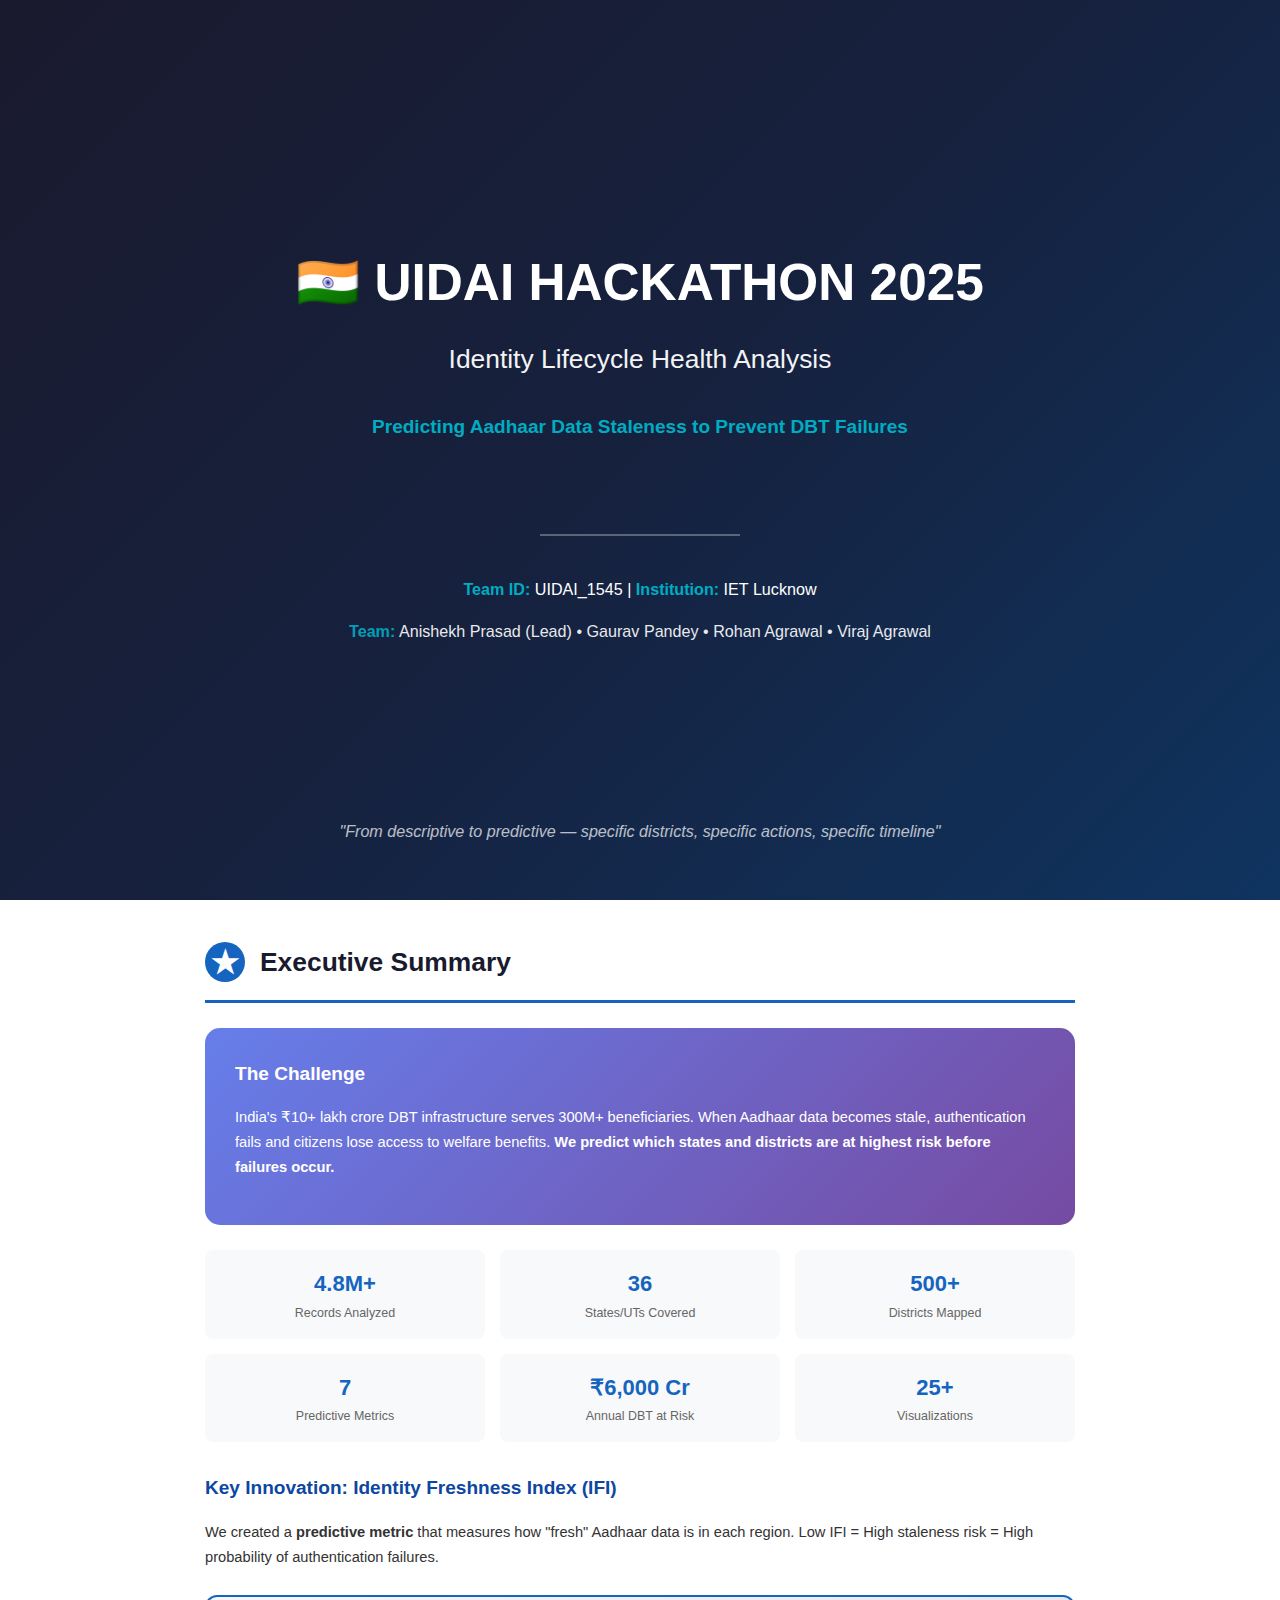
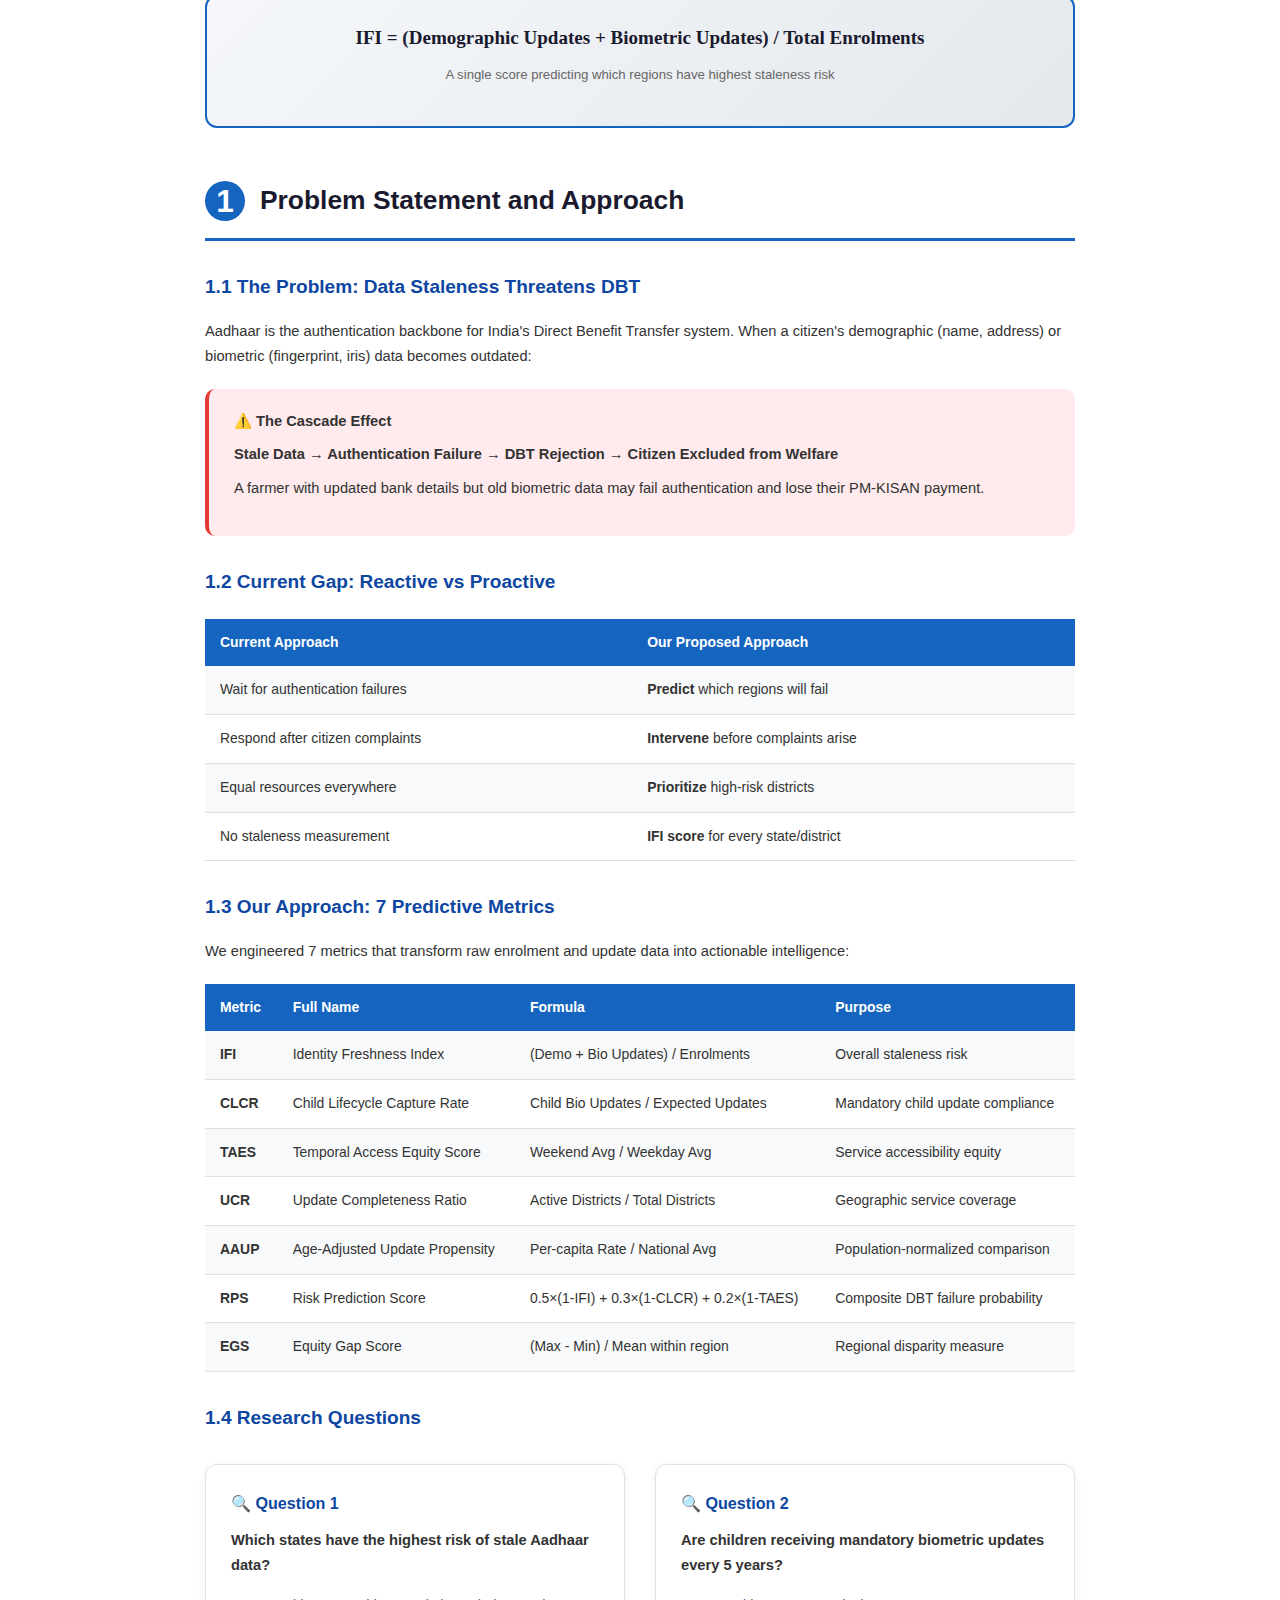
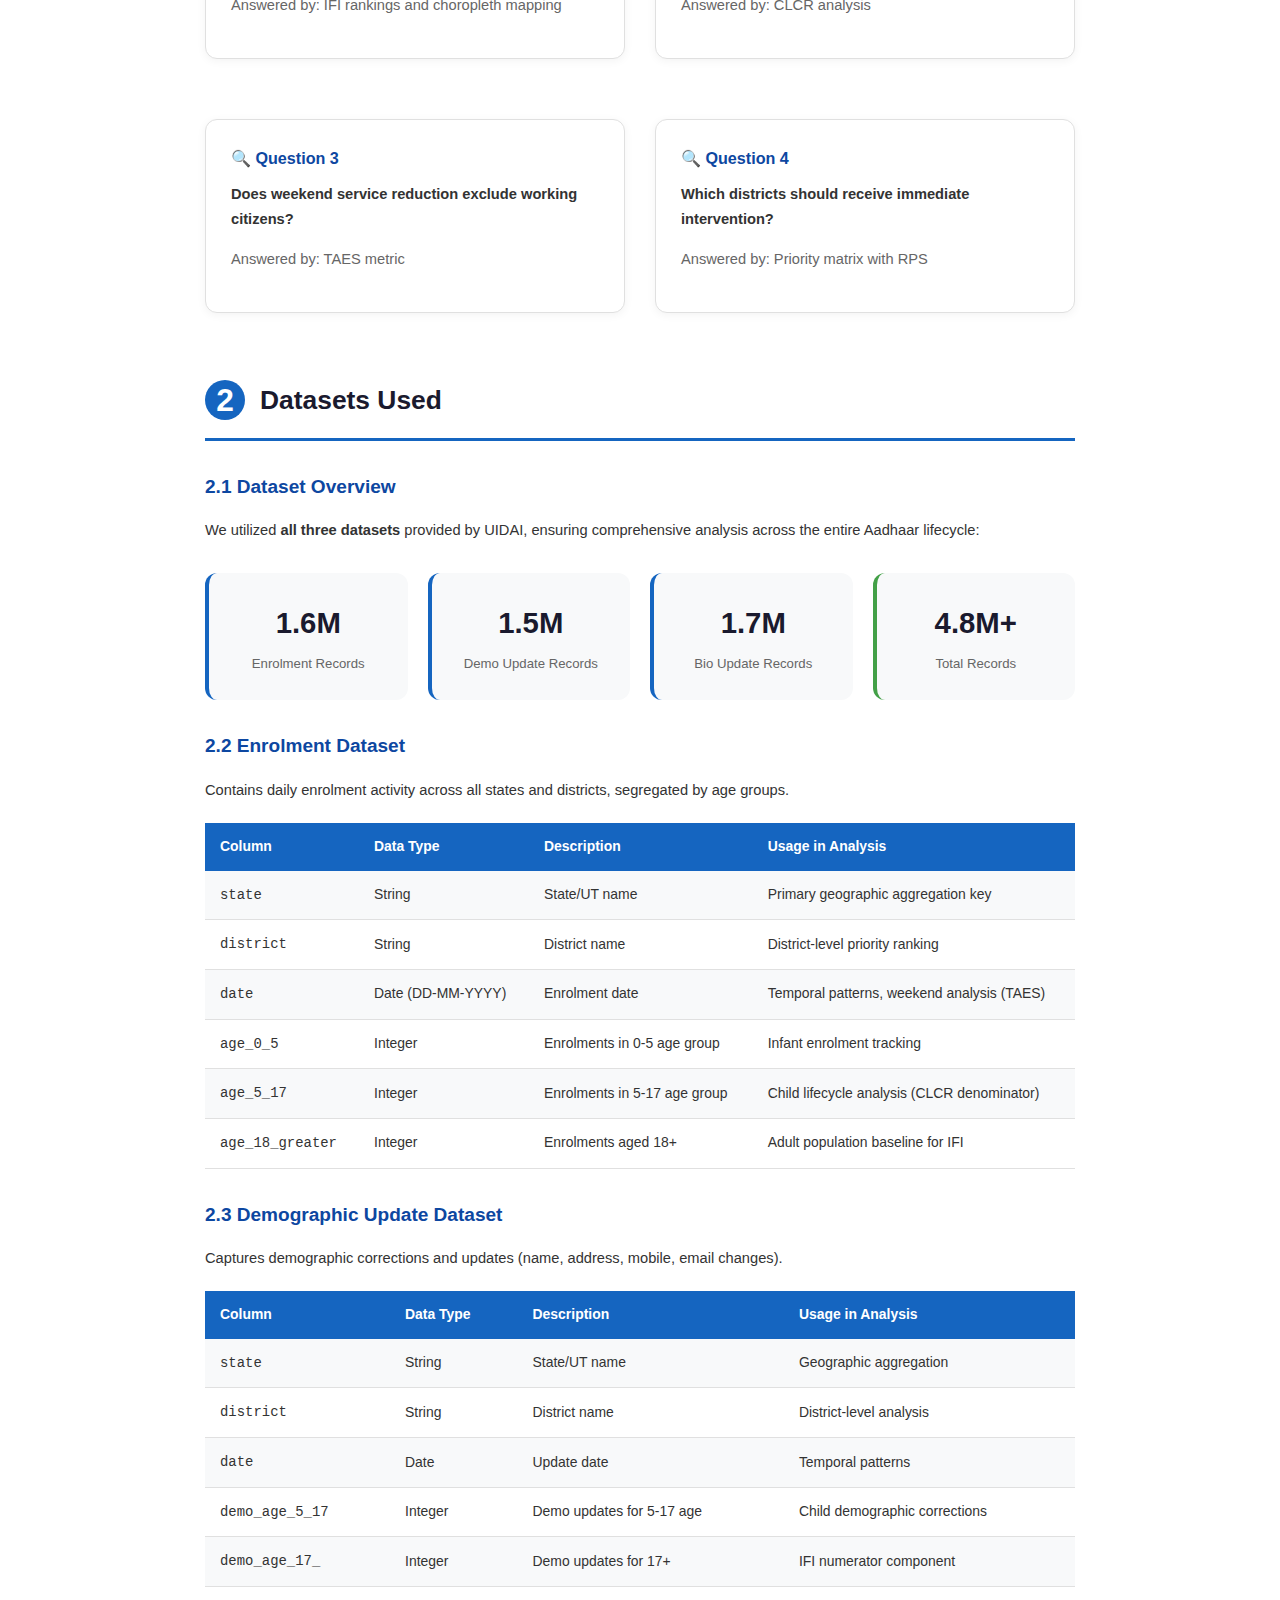
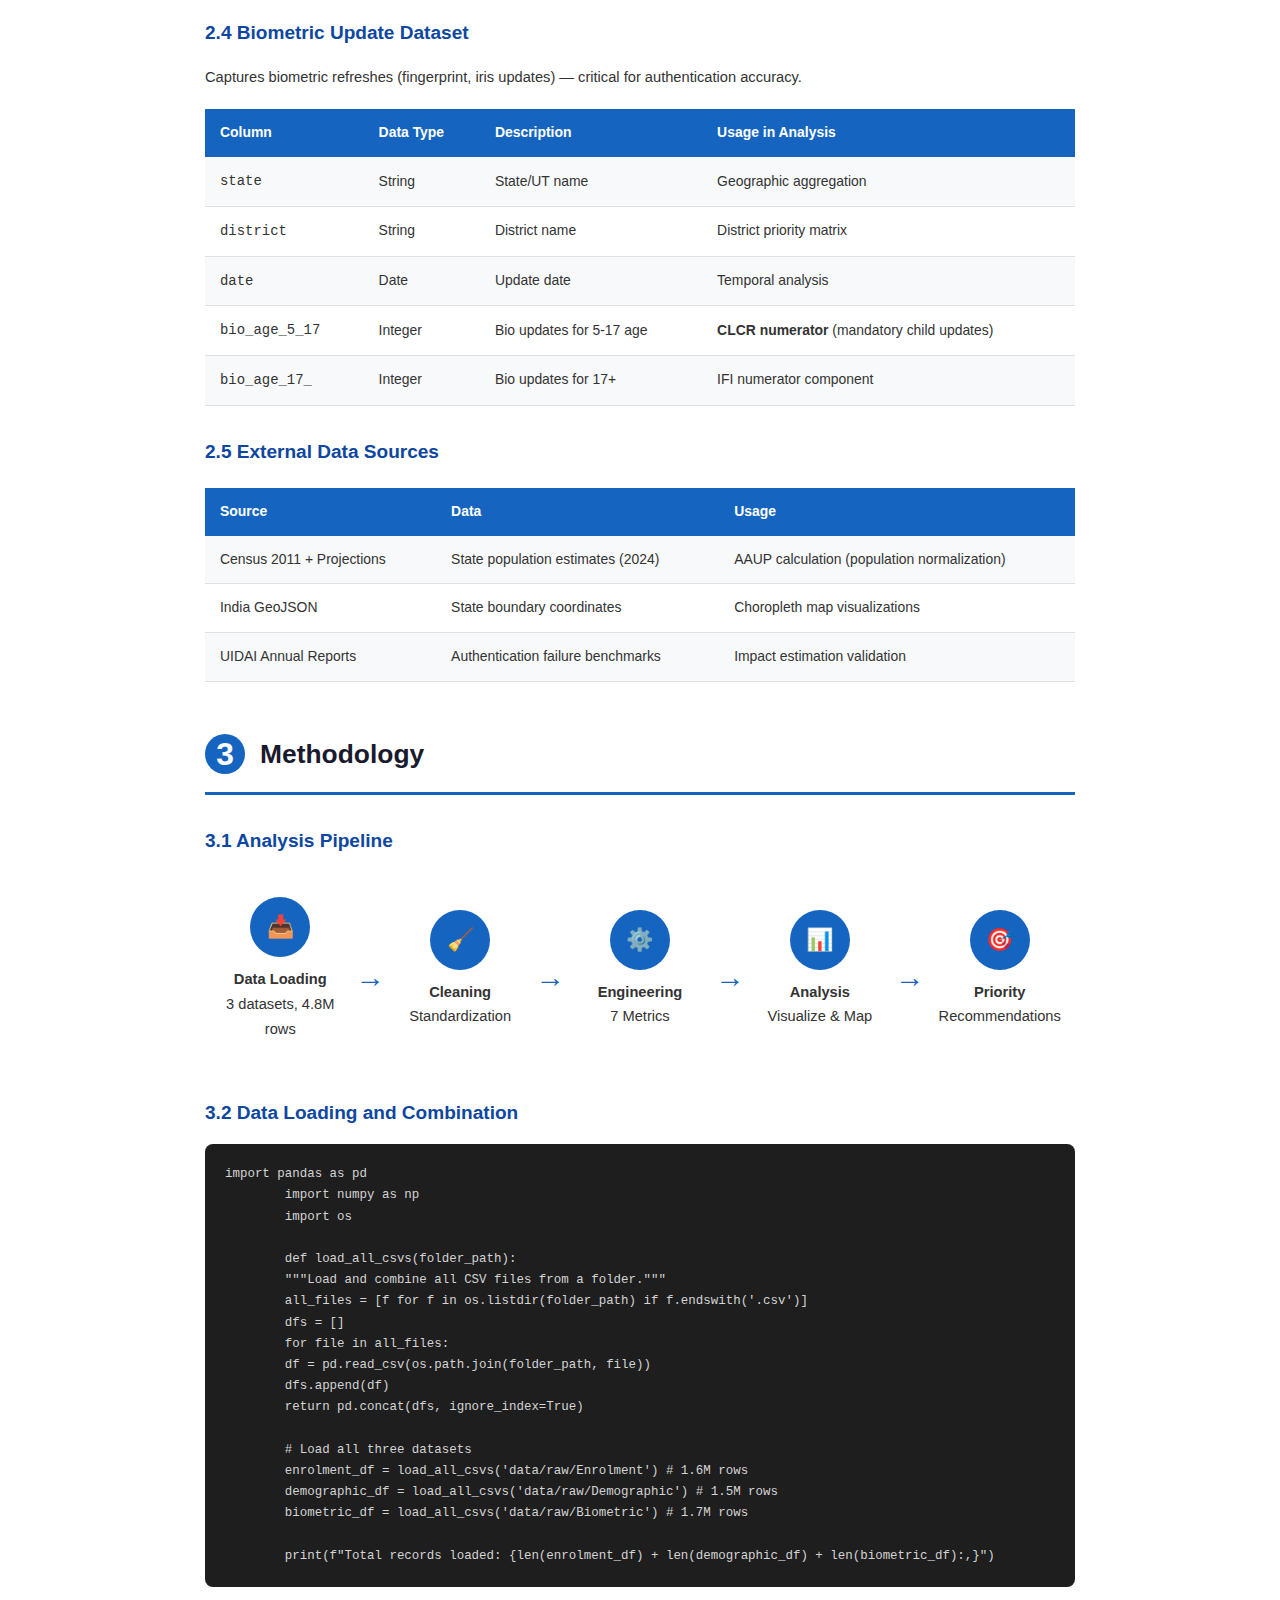
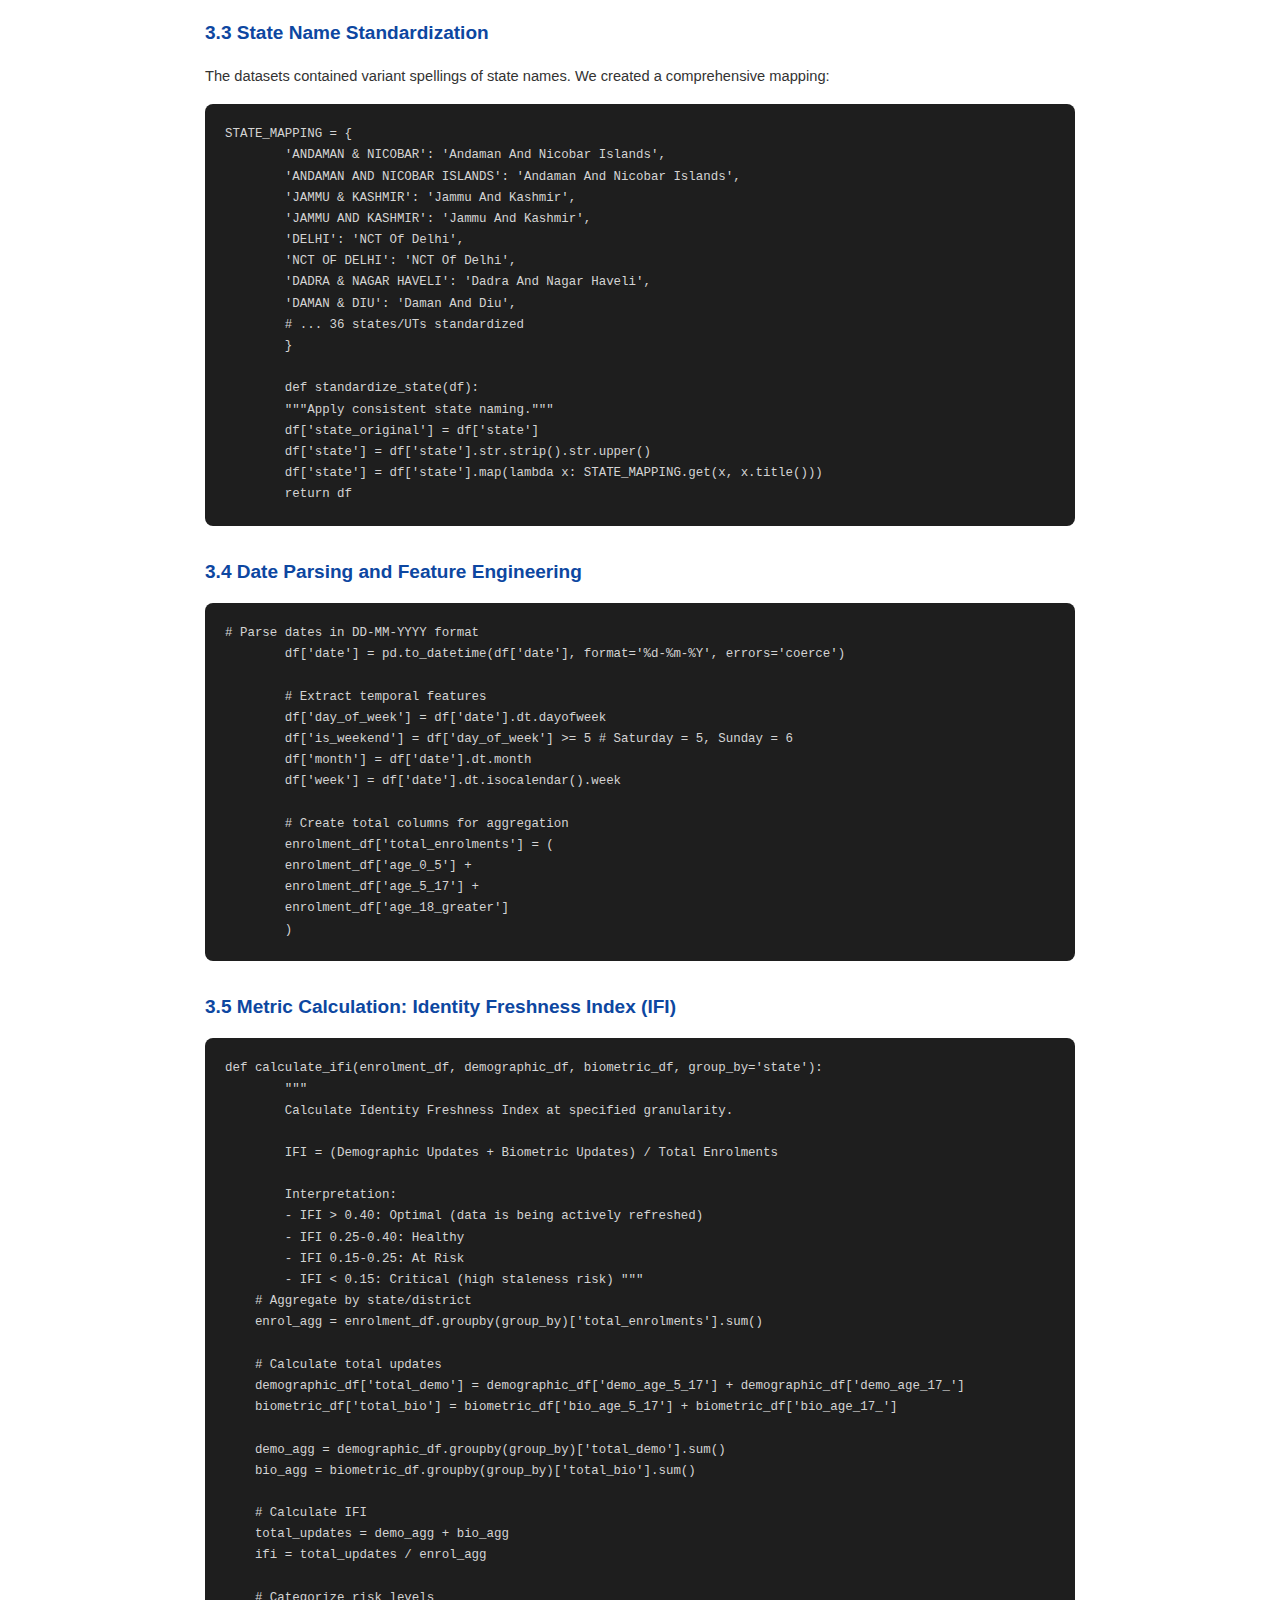
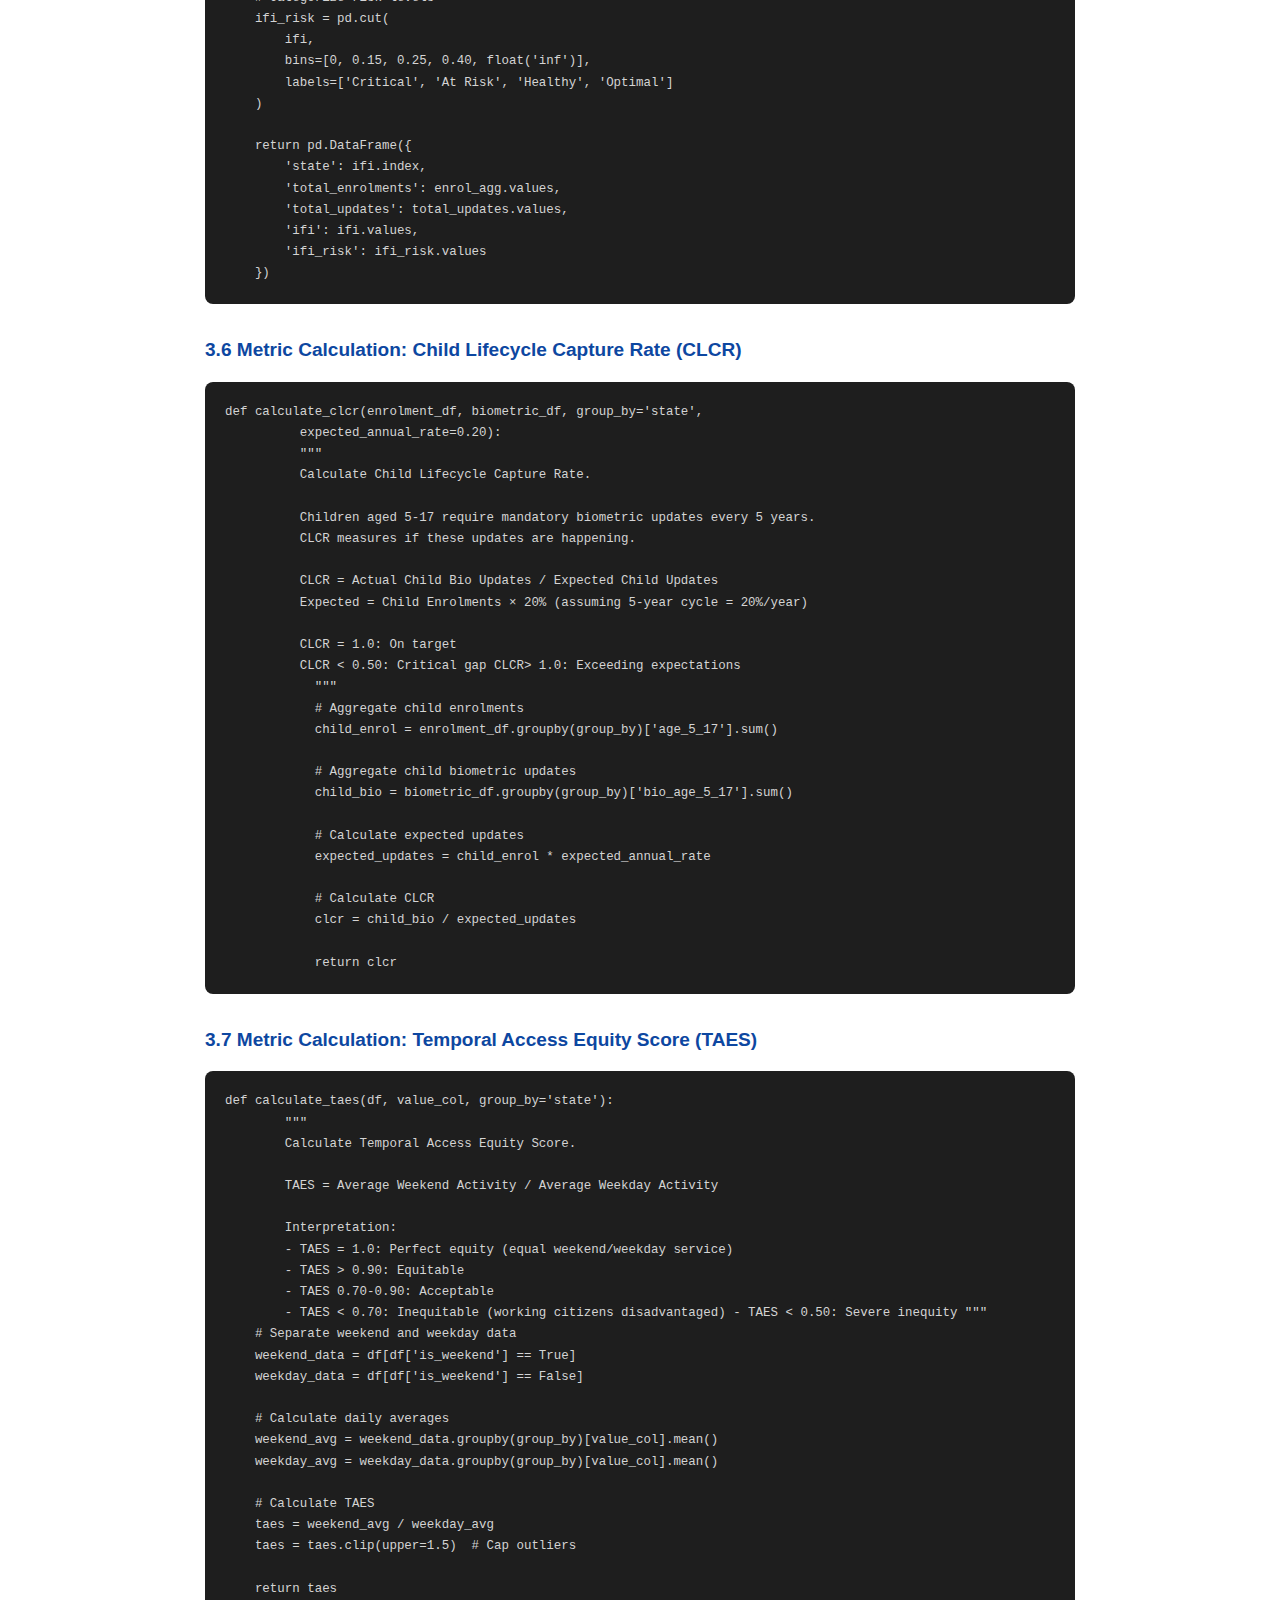
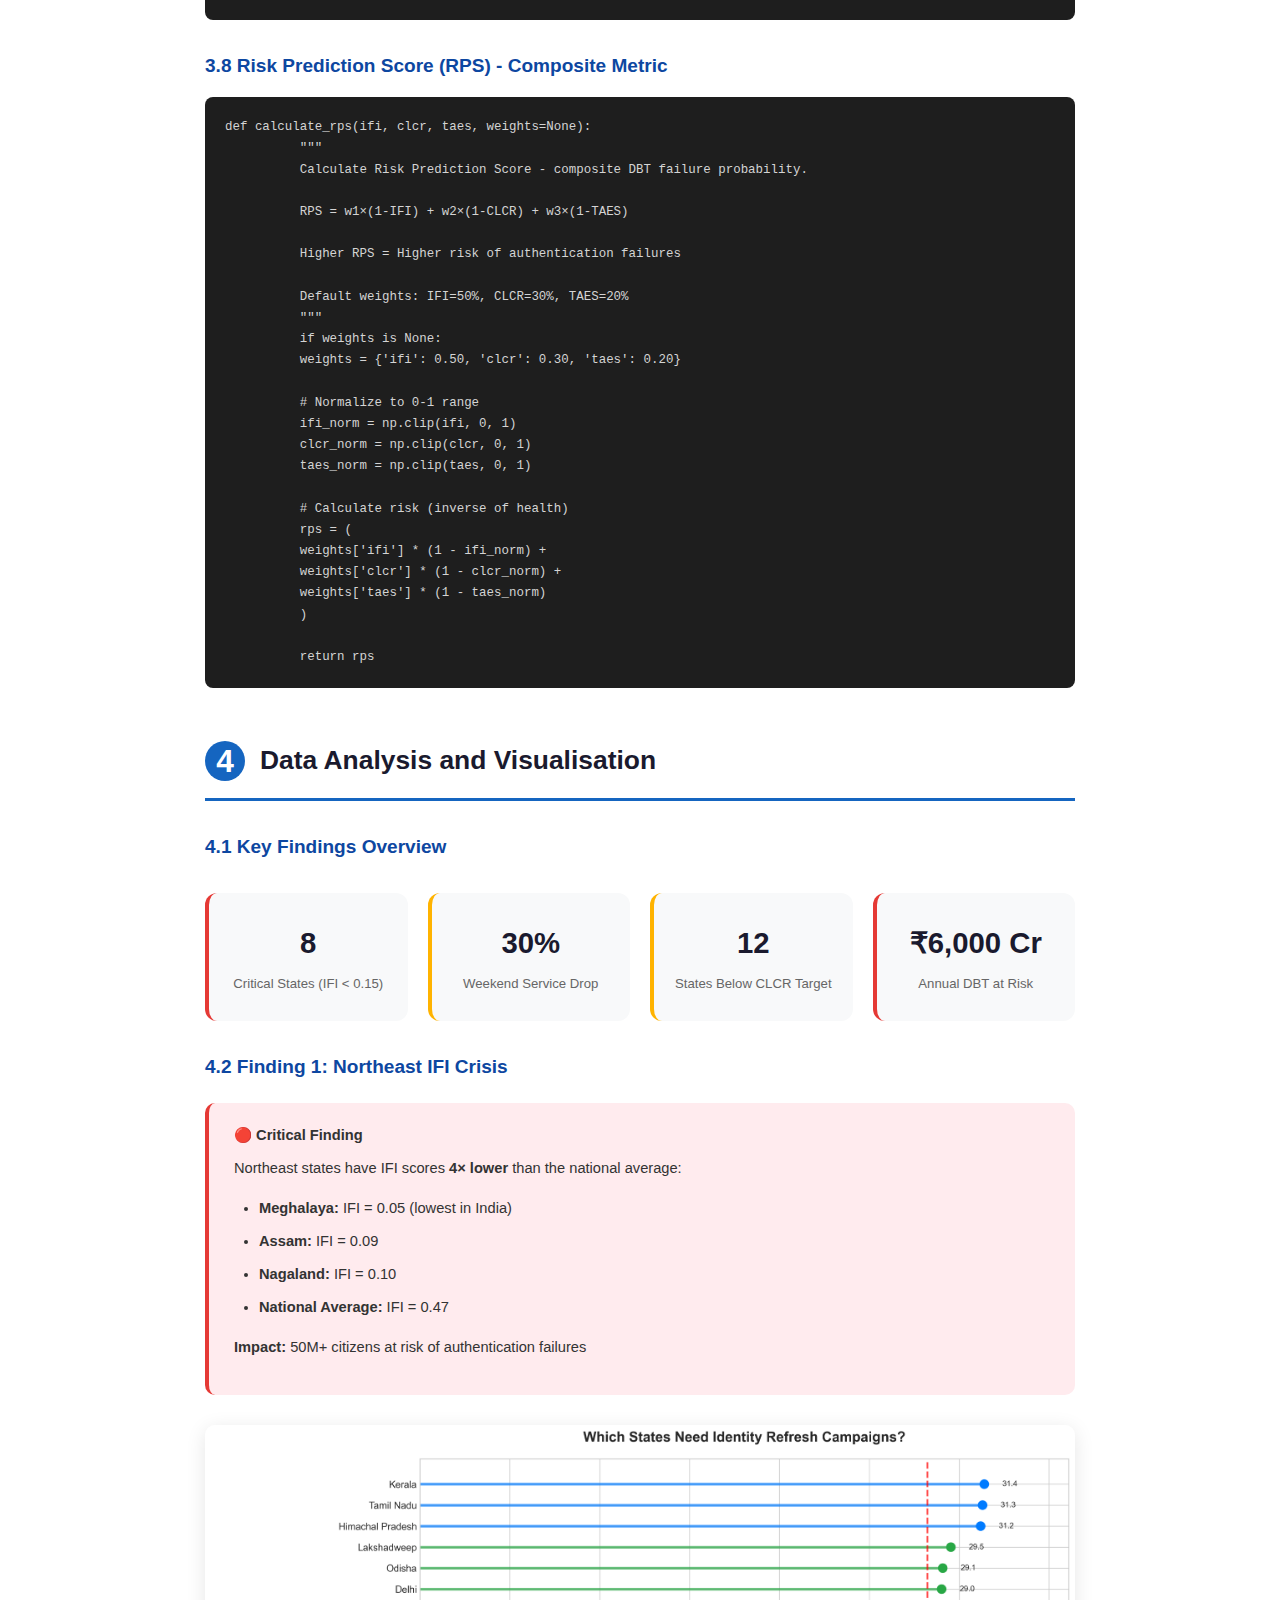
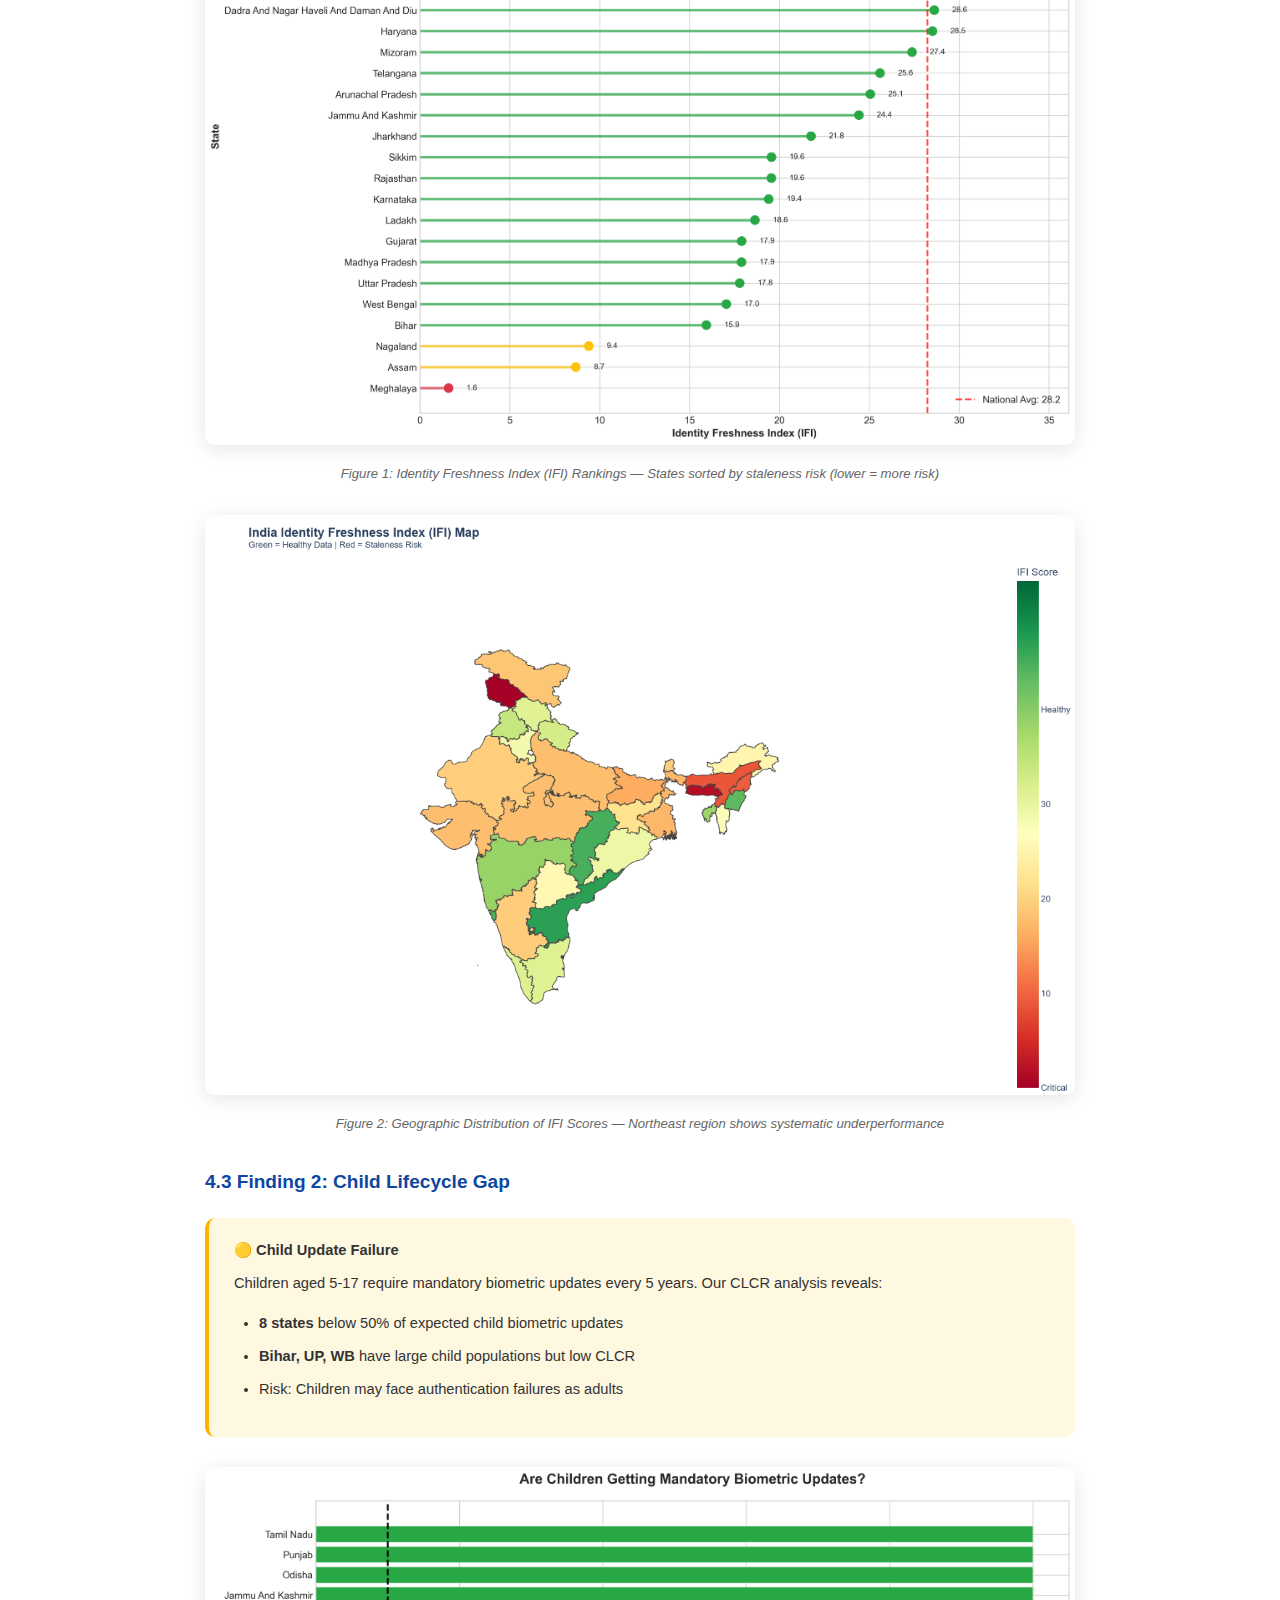
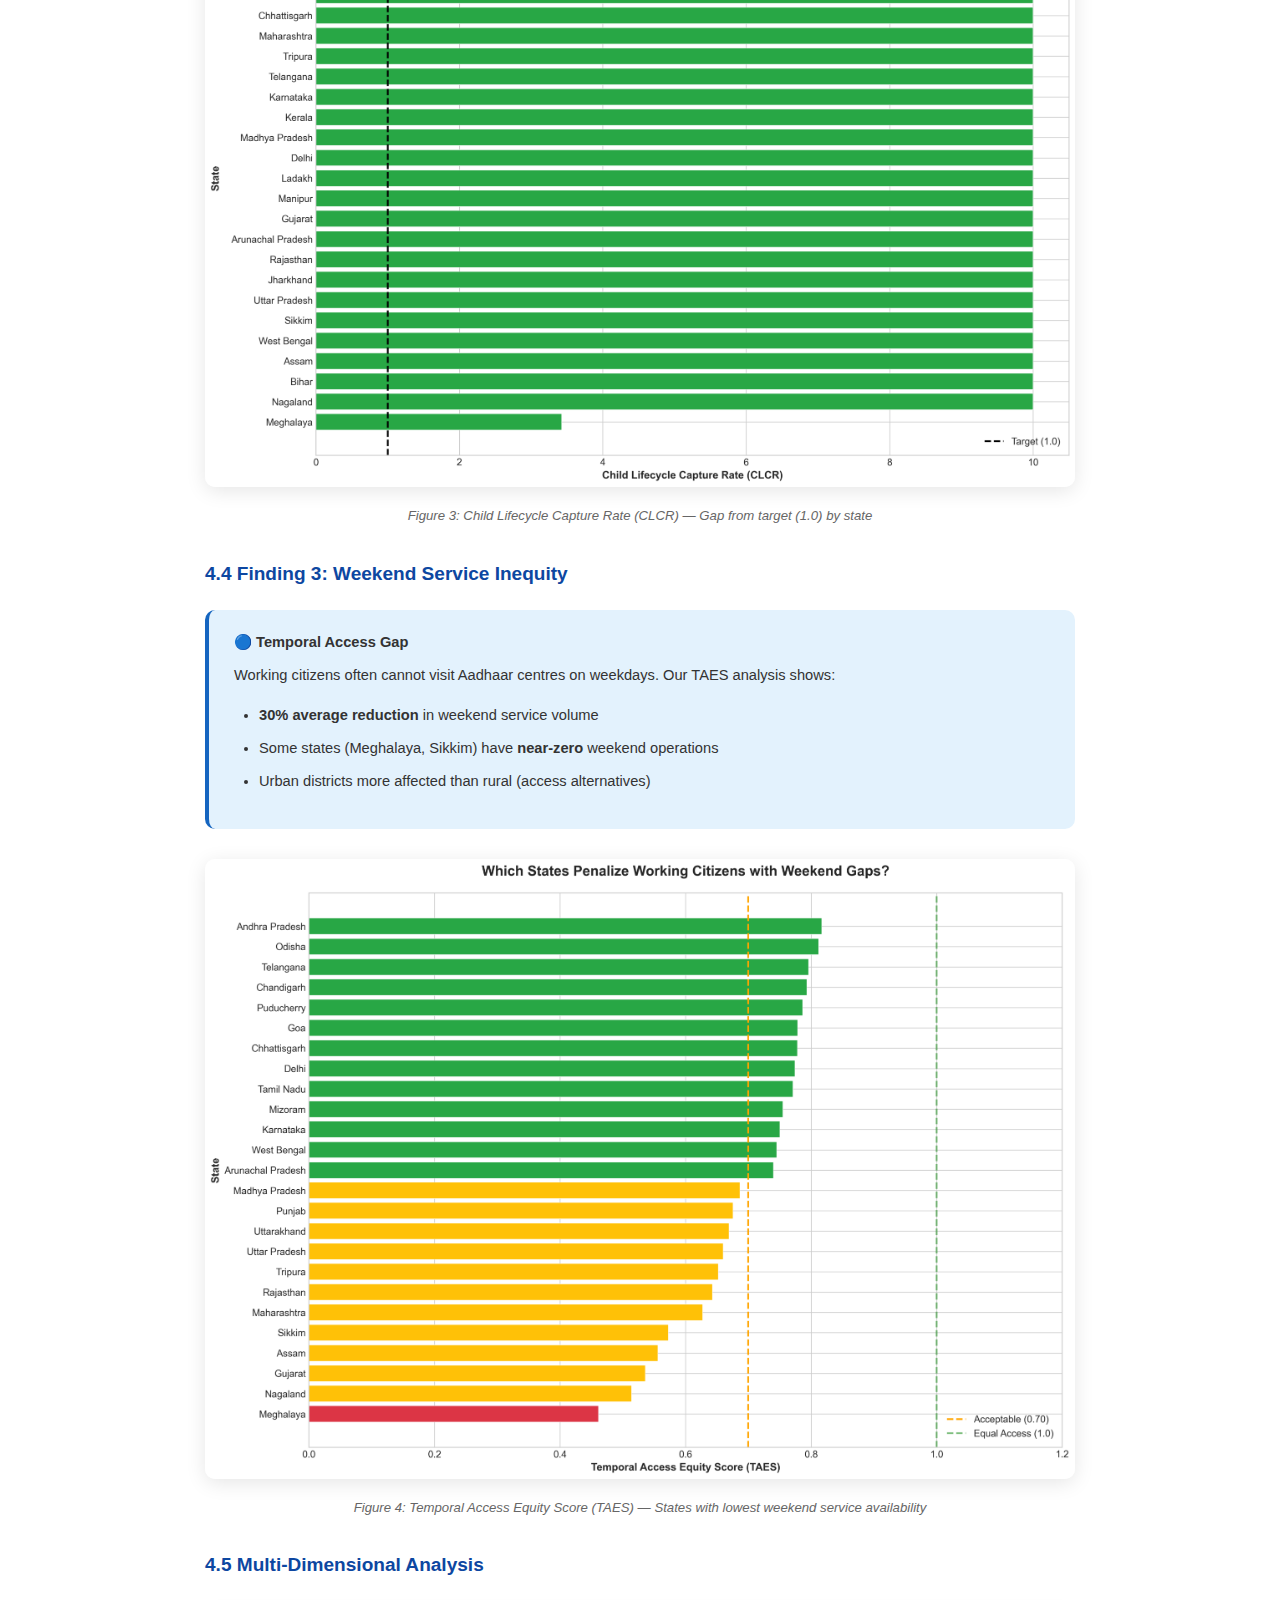
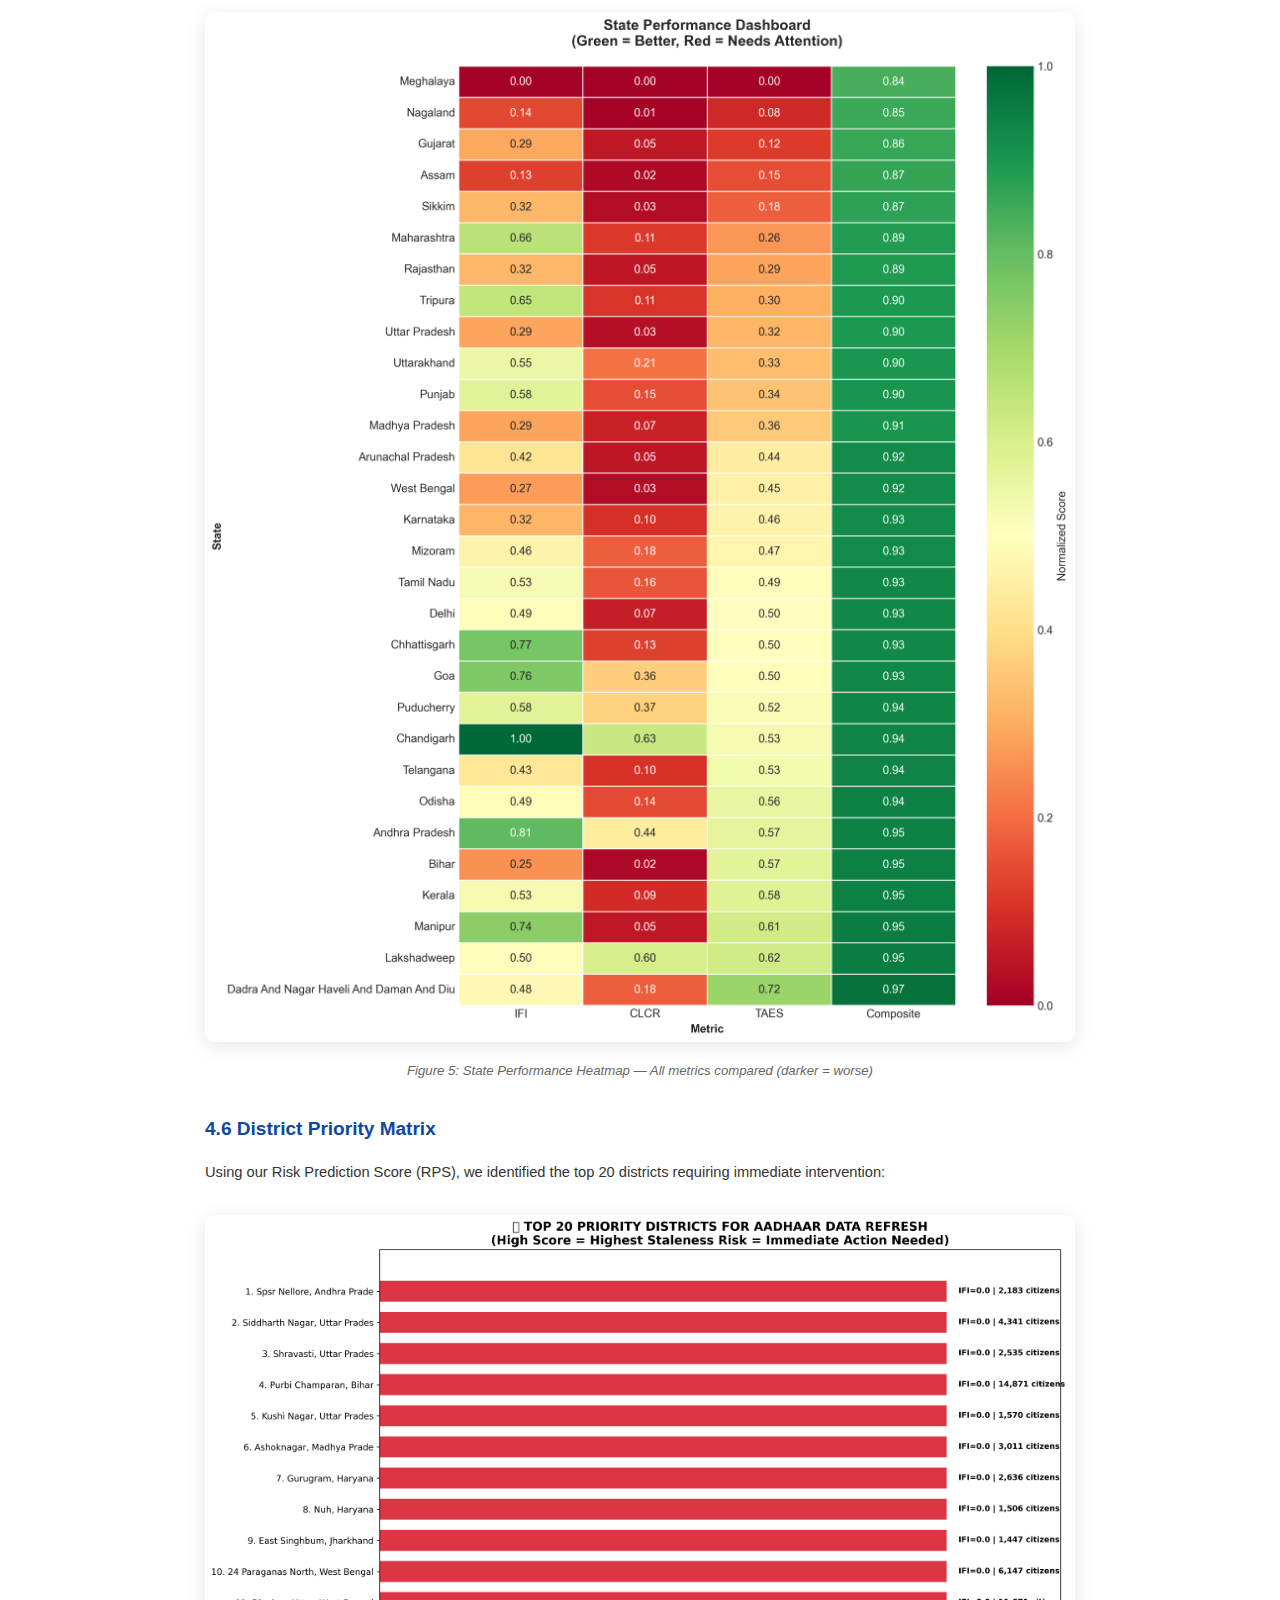
<file: UIDAI_1545_submission.html>
<!DOCTYPE html>
<html lang="en">

<head>
  <meta charset="UTF-8">
  <meta name="viewport" content="width=device-width, initial-scale=1.0">
  <title>UIDAI Hackathon 2025 - Team UIDAI_1545 - Complete Submission</title>
  <style>
    :root {
      --primary: #1565C0;
      --primary-dark: #0D47A1;
      --secondary: #7B1FA2;
      --accent: #00ACC1;
      --danger: #E53935;
      --warning: #FFB300;
      --success: #43A047;
      --dark: #1a1a2e;
      --text: #333333;
      --text-light: #666666;
      --bg: #ffffff;
      --bg-alt: #f8f9fa;
      --border: #e0e0e0;
    }

    * {
      margin: 0;
      padding: 0;
      box-sizing: border-box;
    }

    body {
      font-family: 'Inter', -apple-system, BlinkMacSystemFont, sans-serif;
      line-height: 1.7;
      color: var(--text);
      background: var(--bg);
      font-size: 11pt;
    }

    .cover-page {
      background: linear-gradient(135deg, #1a1a2e 0%, #16213e 50%, #0f3460 100%);
      color: white;
      min-height: 100vh;
      display: flex;
      flex-direction: column;
      justify-content: center;
      align-items: center;
      text-align: center;
      padding: 60px 40px;
      page-break-after: always;
    }

    .cover-page h1 {
      font-size: 3.5em;
      font-weight: 800;
      margin-bottom: 10px;
    }

    .cover-page .subtitle {
      font-size: 1.8em;
      font-weight: 400;
      opacity: 0.95;
      margin-bottom: 30px;
    }

    .cover-page .tagline {
      font-size: 1.3em;
      color: var(--accent);
      font-weight: 600;
      margin-bottom: 50px;
    }

    .cover-divider {
      width: 200px;
      height: 2px;
      background: rgba(255, 255, 255, 0.3);
      margin: 40px 0;
    }

    .team-info {
      font-size: 1.1em;
    }

    .team-info strong {
      color: var(--accent);
    }

    .team-members {
      margin-top: 15px;
      opacity: 0.9;
    }

    .cover-footer {
      position: absolute;
      bottom: 40px;
      font-style: italic;
      opacity: 0.7;
      font-size: 1.1em;
    }

    .container {
      max-width: 950px;
      margin: 0 auto;
      padding: 40px;
    }

    .section {
      margin-bottom: 50px;
      page-break-inside: avoid;
    }

    .section-number {
      display: inline-block;
      background: var(--primary);
      color: white;
      width: 40px;
      height: 40px;
      border-radius: 50%;
      text-align: center;
      line-height: 40px;
      font-weight: 700;
      font-size: 1.2em;
      margin-right: 15px;
    }

    .section-title {
      font-size: 1.8em;
      font-weight: 700;
      color: var(--dark);
      margin-bottom: 25px;
      padding-bottom: 15px;
      border-bottom: 3px solid var(--primary);
      display: flex;
      align-items: center;
    }

    h3 {
      font-size: 1.3em;
      font-weight: 600;
      color: var(--primary-dark);
      margin: 30px 0 15px 0;
    }

    h4 {
      font-size: 1.1em;
      font-weight: 600;
      color: var(--text);
      margin: 20px 0 10px 0;
    }

    p {
      margin-bottom: 15px;
    }

    .metrics-grid {
      display: grid;
      grid-template-columns: repeat(4, 1fr);
      gap: 20px;
      margin: 30px 0;
    }

    .metric-card {
      background: var(--bg-alt);
      border-radius: 12px;
      padding: 25px 20px;
      text-align: center;
      border-left: 4px solid var(--primary);
    }

    .metric-card.critical {
      border-color: var(--danger);
    }

    .metric-card.warning {
      border-color: var(--warning);
    }

    .metric-card.success {
      border-color: var(--success);
    }

    .metric-value {
      font-size: 2em;
      font-weight: 800;
      color: var(--dark);
    }

    .metric-label {
      font-size: 0.9em;
      color: var(--text-light);
      margin-top: 5px;
    }

    .stats-grid {
      display: grid;
      grid-template-columns: repeat(3, 1fr);
      gap: 15px;
      margin: 20px 0;
    }

    .stat-item {
      background: var(--bg-alt);
      padding: 15px;
      border-radius: 8px;
      text-align: center;
    }

    .stat-value {
      font-size: 1.5em;
      font-weight: 700;
      color: var(--primary);
    }

    .stat-label {
      font-size: 0.85em;
      color: var(--text-light);
    }

    table {
      width: 100%;
      border-collapse: collapse;
      margin: 20px 0;
      font-size: 0.95em;
    }

    th {
      background: var(--primary);
      color: white;
      padding: 12px 15px;
      text-align: left;
      font-weight: 600;
    }

    td {
      padding: 12px 15px;
      border-bottom: 1px solid var(--border);
    }

    tr:nth-child(even) {
      background: var(--bg-alt);
    }

    .code-block {
      background: #1e1e1e;
      color: #d4d4d4;
      padding: 20px;
      border-radius: 8px;
      font-family: 'Consolas', 'Monaco', monospace;
      font-size: 0.85em;
      overflow-x: auto;
      margin: 15px 0;
      white-space: pre;
    }

    .callout {
      padding: 20px 25px;
      border-radius: 10px;
      margin: 20px 0;
      border-left: 4px solid;
    }

    .callout.critical {
      background: #ffebee;
      border-color: var(--danger);
    }

    .callout.warning {
      background: #fff8e1;
      border-color: var(--warning);
    }

    .callout.info {
      background: #e3f2fd;
      border-color: var(--primary);
    }

    .callout.success {
      background: #e8f5e9;
      border-color: var(--success);
    }

    .callout-title {
      font-weight: 700;
      margin-bottom: 8px;
    }

    .viz-container {
      margin: 30px 0;
      text-align: center;
      page-break-inside: avoid;
    }

    .viz-container img {
      max-width: 100%;
      border-radius: 10px;
      box-shadow: 0 4px 20px rgba(0, 0, 0, 0.1);
    }

    .viz-caption {
      font-size: 0.9em;
      color: var(--text-light);
      margin-top: 10px;
      font-style: italic;
    }

    .formula-box {
      background: linear-gradient(135deg, #f5f7fa 0%, #e4e8ec 100%);
      border: 2px solid var(--primary);
      border-radius: 12px;
      padding: 25px;
      text-align: center;
      margin: 25px 0;
    }

    .formula-box code {
      font-size: 1.3em;
      font-family: 'Georgia', serif;
      color: var(--dark);
      font-weight: 600;
    }

    .formula-label {
      font-size: 0.9em;
      color: var(--text-light);
      margin-top: 10px;
    }

    .tier {
      margin: 20px 0;
      border-radius: 12px;
      overflow: hidden;
    }

    .tier-header {
      padding: 15px 25px;
      color: white;
      font-weight: 700;
    }

    .tier-1 .tier-header {
      background: var(--danger);
    }

    .tier-2 .tier-header {
      background: var(--warning);
    }

    .tier-3 .tier-header {
      background: var(--primary);
    }

    .tier-content {
      padding: 20px 25px;
      background: var(--bg-alt);
    }

    .page-footer {
      background: var(--dark);
      color: white;
      padding: 40px;
      text-align: center;
      margin-top: 60px;
    }

    .page-footer h2 {
      margin-bottom: 15px;
    }

    .two-col {
      display: grid;
      grid-template-columns: 1fr 1fr;
      gap: 30px;
    }

    .highlight-box {
      background: linear-gradient(135deg, #667eea 0%, #764ba2 100%);
      color: white;
      padding: 30px;
      border-radius: 15px;
      margin: 25px 0;
    }

    .highlight-box h3 {
      color: white;
      margin-top: 0;
    }

    .finding-card {
      background: white;
      border: 1px solid var(--border);
      border-radius: 12px;
      padding: 25px;
      margin: 15px 0;
      box-shadow: 0 2px 10px rgba(0, 0, 0, 0.05);
    }

    .finding-card h4 {
      margin-top: 0;
      color: var(--primary-dark);
    }

    .process-flow {
      display: flex;
      justify-content: space-between;
      align-items: center;
      margin: 30px 0;
      flex-wrap: wrap;
    }

    .process-step {
      text-align: center;
      flex: 1;
      min-width: 120px;
      padding: 10px;
    }

    .process-icon {
      width: 60px;
      height: 60px;
      background: var(--primary);
      color: white;
      border-radius: 50%;
      display: flex;
      align-items: center;
      justify-content: center;
      margin: 0 auto 10px;
      font-size: 1.5em;
    }

    .process-arrow {
      font-size: 2em;
      color: var(--primary);
    }

    ul {
      margin: 15px 0;
      padding-left: 25px;
    }

    li {
      margin: 8px 0;
    }

    /* ============================================
       PRINT STYLES - OPTIMIZED FOR LANDSCAPE A4
       ============================================ */
    @media print {
      @page {
        size: A4 landscape;
        margin: 15mm 20mm;
      }

      body {
        font-size: 9pt;
        line-height: 1.4;
        -webkit-print-color-adjust: exact !important;
        print-color-adjust: exact !important;
      }

      .container {
        max-width: 100%;
        padding: 0;
      }

      /* Cover page - full page */
      .cover-page {
        height: 100vh;
        padding: 40px;
        page-break-after: always;
        display: flex;
        flex-direction: column;
        justify-content: center;
      }

      .cover-page h1 {
        font-size: 2.5em;
      }

      .cover-page .subtitle {
        font-size: 1.4em;
      }

      /* Sections - allow natural flow */
      .section {
        margin-bottom: 25px;
        page-break-before: auto;
        /* Remove page-break-inside: avoid to prevent half-blank pages */
      }

      /* Only force page break before these specific sections */
      .section:nth-of-type(4) {
        /* Methodology */
        page-break-before: always;
      }

      .section:nth-of-type(6) {
        /* Data Analysis */
        page-break-before: always;
      }

      /* Section titles - keep with next content */
      .section-title {
        page-break-after: avoid;
        margin-bottom: 15px;
      }

      h3 {
        page-break-after: avoid;
        margin-top: 20px;
        margin-bottom: 10px;
      }

      /* Tables - allow them to break across pages */
      table {
        font-size: 8pt;
        width: 100%;
        /* No page-break-inside: avoid - let them flow */
      }

      th,
      td {
        padding: 6px 10px;
      }

      thead {
        display: table-header-group;
        /* Repeat headers on new pages */
      }

      tbody {
        display: table-row-group;
      }

      tr {
        page-break-inside: avoid;
        /* But keep rows together */
      }

      /* Visualizations - scale down to fit */
      .viz-container {
        page-break-inside: avoid;
        margin: 15px 0;
        text-align: center;
      }

      .viz-container img {
        max-width: 90%;
        max-height: 280px;
        object-fit: contain;
      }

      .viz-caption {
        font-size: 8pt;
        margin-top: 5px;
      }

      /* Code blocks - smaller and allow break if too long */
      .code-block {
        font-size: 7pt;
        padding: 10px;
        max-height: 300px;
        overflow: hidden;
        page-break-inside: auto;
        /* Allow break for long code */
      }

      /* Callouts - keep together but smaller */
      .callout {
        padding: 12px 15px;
        margin: 10px 0;
        page-break-inside: avoid;
      }

      /* Metric cards - two rows if needed */
      .metrics-grid {
        grid-template-columns: repeat(4, 1fr);
        gap: 10px;
        margin: 15px 0;
        page-break-inside: avoid;
      }

      .metric-card {
        padding: 15px 10px;
      }

      .metric-value {
        font-size: 1.4em;
      }

      .metric-label {
        font-size: 0.75em;
      }

      /* Stats grid */
      .stats-grid {
        gap: 10px;
        margin: 15px 0;
        page-break-inside: avoid;
      }

      .stat-item {
        padding: 10px;
      }

      .stat-value {
        font-size: 1.2em;
      }

      /* Tier boxes - keep together */
      .tier {
        margin: 10px 0;
        page-break-inside: avoid;
      }

      .tier-header {
        padding: 10px 15px;
        font-size: 0.9em;
      }

      .tier-content {
        padding: 12px 15px;
      }

      /* Two column layout - stack on print if needed */
      .two-col {
        gap: 15px;
        page-break-inside: auto;
      }

      .finding-card {
        padding: 15px;
        margin: 8px 0;
        page-break-inside: avoid;
      }

      /* Formula box */
      .formula-box {
        padding: 15px;
        margin: 15px 0;
        page-break-inside: avoid;
      }

      .formula-box code {
        font-size: 1.1em;
      }

      /* Highlight box */
      .highlight-box {
        padding: 20px;
        margin: 15px 0;
        page-break-inside: avoid;
      }

      /* Process flow */
      .process-flow {
        margin: 15px 0;
        page-break-inside: avoid;
      }

      .process-icon {
        width: 40px;
        height: 40px;
        font-size: 1em;
      }

      .process-arrow {
        font-size: 1.2em;
      }

      /* Footer */
      .page-footer {
        padding: 25px;
        margin-top: 30px;
        page-break-before: always;
      }

      .page-footer h2 {
        font-size: 1.3em;
      }

      /* Orphan/widow control */
      p {
        orphans: 2;
        widows: 2;
      }

      /* Hide unnecessary elements */
      .cover-footer {
        position: static;
        margin-top: 30px;
      }
    }
  </style>
</head>

<body>

  <!-- COVER PAGE -->
  <div class="cover-page">
    <h1>🇮🇳 UIDAI HACKATHON 2025</h1>
    <p class="subtitle">Identity Lifecycle Health Analysis</p>
    <p class="tagline">Predicting Aadhaar Data Staleness to Prevent DBT Failures</p>
    <div class="cover-divider"></div>
    <div class="team-info">
      <p><strong>Team ID:</strong> UIDAI_1545 | <strong>Institution:</strong> IET Lucknow</p>
      <p class="team-members"><strong>Team:</strong> Anishekh Prasad (Lead) • Gaurav Pandey • Rohan Agrawal • Viraj
        Agrawal</p>
    </div>
    <p class="cover-footer">"From descriptive to predictive — specific districts, specific actions, specific timeline"
    </p>
  </div>

  <div class="container">

    <!-- EXECUTIVE SUMMARY -->
    <div class="section">
      <h2 class="section-title"><span class="section-number">★</span>Executive Summary</h2>

      <div class="highlight-box">
        <h3>The Challenge</h3>
        <p>India's ₹10+ lakh crore DBT infrastructure serves 300M+ beneficiaries. When Aadhaar data becomes stale,
          authentication fails and citizens lose access to welfare benefits. <strong>We predict which states and
            districts are at highest risk before failures occur.</strong></p>
      </div>

      <div class="stats-grid">
        <div class="stat-item">
          <div class="stat-value">4.8M+</div>
          <div class="stat-label">Records Analyzed</div>
        </div>
        <div class="stat-item">
          <div class="stat-value">36</div>
          <div class="stat-label">States/UTs Covered</div>
        </div>
        <div class="stat-item">
          <div class="stat-value">500+</div>
          <div class="stat-label">Districts Mapped</div>
        </div>
        <div class="stat-item">
          <div class="stat-value">7</div>
          <div class="stat-label">Predictive Metrics</div>
        </div>
        <div class="stat-item">
          <div class="stat-value">₹6,000 Cr</div>
          <div class="stat-label">Annual DBT at Risk</div>
        </div>
        <div class="stat-item">
          <div class="stat-value">25+</div>
          <div class="stat-label">Visualizations</div>
        </div>
      </div>

      <h3>Key Innovation: Identity Freshness Index (IFI)</h3>
      <p>We created a <strong>predictive metric</strong> that measures how "fresh" Aadhaar data is in each region. Low
        IFI = High staleness risk = High probability of authentication failures.</p>

      <div class="formula-box">
        <code>IFI = (Demographic Updates + Biometric Updates) / Total Enrolments</code>
        <p class="formula-label">A single score predicting which regions have highest staleness risk</p>
      </div>
    </div>

    <!-- SECTION 1: PROBLEM STATEMENT -->
    <div class="section">
      <h2 class="section-title"><span class="section-number">1</span>Problem Statement and Approach</h2>

      <h3>1.1 The Problem: Data Staleness Threatens DBT</h3>
      <p>Aadhaar is the authentication backbone for India's Direct Benefit Transfer system. When a citizen's demographic
        (name, address) or biometric (fingerprint, iris) data becomes outdated:</p>

      <div class="callout critical">
        <div class="callout-title">⚠️ The Cascade Effect</div>
        <strong>Stale Data → Authentication Failure → DBT Rejection → Citizen Excluded from Welfare</strong>
        <p style="margin-top: 10px;">A farmer with updated bank details but old biometric data may fail authentication
          and lose their PM-KISAN payment.</p>
      </div>

      <h3>1.2 Current Gap: Reactive vs Proactive</h3>
      <table>
        <tr>
          <th>Current Approach</th>
          <th>Our Proposed Approach</th>
        </tr>
        <tr>
          <td>Wait for authentication failures</td>
          <td><strong>Predict</strong> which regions will fail</td>
        </tr>
        <tr>
          <td>Respond after citizen complaints</td>
          <td><strong>Intervene</strong> before complaints arise</td>
        </tr>
        <tr>
          <td>Equal resources everywhere</td>
          <td><strong>Prioritize</strong> high-risk districts</td>
        </tr>
        <tr>
          <td>No staleness measurement</td>
          <td><strong>IFI score</strong> for every state/district</td>
        </tr>
      </table>

      <h3>1.3 Our Approach: 7 Predictive Metrics</h3>
      <p>We engineered 7 metrics that transform raw enrolment and update data into actionable intelligence:</p>

      <table>
        <tr>
          <th>Metric</th>
          <th>Full Name</th>
          <th>Formula</th>
          <th>Purpose</th>
        </tr>
        <tr>
          <td><strong>IFI</strong></td>
          <td>Identity Freshness Index</td>
          <td>(Demo + Bio Updates) / Enrolments</td>
          <td>Overall staleness risk</td>
        </tr>
        <tr>
          <td><strong>CLCR</strong></td>
          <td>Child Lifecycle Capture Rate</td>
          <td>Child Bio Updates / Expected Updates</td>
          <td>Mandatory child update compliance</td>
        </tr>
        <tr>
          <td><strong>TAES</strong></td>
          <td>Temporal Access Equity Score</td>
          <td>Weekend Avg / Weekday Avg</td>
          <td>Service accessibility equity</td>
        </tr>
        <tr>
          <td><strong>UCR</strong></td>
          <td>Update Completeness Ratio</td>
          <td>Active Districts / Total Districts</td>
          <td>Geographic service coverage</td>
        </tr>
        <tr>
          <td><strong>AAUP</strong></td>
          <td>Age-Adjusted Update Propensity</td>
          <td>Per-capita Rate / National Avg</td>
          <td>Population-normalized comparison</td>
        </tr>
        <tr>
          <td><strong>RPS</strong></td>
          <td>Risk Prediction Score</td>
          <td>0.5×(1-IFI) + 0.3×(1-CLCR) + 0.2×(1-TAES)</td>
          <td>Composite DBT failure probability</td>
        </tr>
        <tr>
          <td><strong>EGS</strong></td>
          <td>Equity Gap Score</td>
          <td>(Max - Min) / Mean within region</td>
          <td>Regional disparity measure</td>
        </tr>
      </table>

      <h3>1.4 Research Questions</h3>
      <div class="two-col">
        <div class="finding-card">
          <h4>🔍 Question 1</h4>
          <p><strong>Which states have the highest risk of stale Aadhaar data?</strong></p>
          <p style="color: var(--text-light);">Answered by: IFI rankings and choropleth mapping</p>
        </div>
        <div class="finding-card">
          <h4>🔍 Question 2</h4>
          <p><strong>Are children receiving mandatory biometric updates every 5 years?</strong></p>
          <p style="color: var(--text-light);">Answered by: CLCR analysis</p>
        </div>
        <div class="finding-card">
          <h4>🔍 Question 3</h4>
          <p><strong>Does weekend service reduction exclude working citizens?</strong></p>
          <p style="color: var(--text-light);">Answered by: TAES metric</p>
        </div>
        <div class="finding-card">
          <h4>🔍 Question 4</h4>
          <p><strong>Which districts should receive immediate intervention?</strong></p>
          <p style="color: var(--text-light);">Answered by: Priority matrix with RPS</p>
        </div>
      </div>
    </div>

    <!-- SECTION 2: DATASETS -->
    <div class="section">
      <h2 class="section-title"><span class="section-number">2</span>Datasets Used</h2>

      <h3>2.1 Dataset Overview</h3>
      <p>We utilized <strong>all three datasets</strong> provided by UIDAI, ensuring comprehensive analysis across the
        entire Aadhaar lifecycle:</p>

      <div class="metrics-grid">
        <div class="metric-card">
          <div class="metric-value">1.6M</div>
          <div class="metric-label">Enrolment Records</div>
        </div>
        <div class="metric-card">
          <div class="metric-value">1.5M</div>
          <div class="metric-label">Demo Update Records</div>
        </div>
        <div class="metric-card">
          <div class="metric-value">1.7M</div>
          <div class="metric-label">Bio Update Records</div>
        </div>
        <div class="metric-card success">
          <div class="metric-value">4.8M+</div>
          <div class="metric-label">Total Records</div>
        </div>
      </div>

      <h3>2.2 Enrolment Dataset</h3>
      <p>Contains daily enrolment activity across all states and districts, segregated by age groups.</p>
      <table>
        <tr>
          <th>Column</th>
          <th>Data Type</th>
          <th>Description</th>
          <th>Usage in Analysis</th>
        </tr>
        <tr>
          <td><code>state</code></td>
          <td>String</td>
          <td>State/UT name</td>
          <td>Primary geographic aggregation key</td>
        </tr>
        <tr>
          <td><code>district</code></td>
          <td>String</td>
          <td>District name</td>
          <td>District-level priority ranking</td>
        </tr>
        <tr>
          <td><code>date</code></td>
          <td>Date (DD-MM-YYYY)</td>
          <td>Enrolment date</td>
          <td>Temporal patterns, weekend analysis (TAES)</td>
        </tr>
        <tr>
          <td><code>age_0_5</code></td>
          <td>Integer</td>
          <td>Enrolments in 0-5 age group</td>
          <td>Infant enrolment tracking</td>
        </tr>
        <tr>
          <td><code>age_5_17</code></td>
          <td>Integer</td>
          <td>Enrolments in 5-17 age group</td>
          <td>Child lifecycle analysis (CLCR denominator)</td>
        </tr>
        <tr>
          <td><code>age_18_greater</code></td>
          <td>Integer</td>
          <td>Enrolments aged 18+</td>
          <td>Adult population baseline for IFI</td>
        </tr>
      </table>

      <h3>2.3 Demographic Update Dataset</h3>
      <p>Captures demographic corrections and updates (name, address, mobile, email changes).</p>
      <table>
        <tr>
          <th>Column</th>
          <th>Data Type</th>
          <th>Description</th>
          <th>Usage in Analysis</th>
        </tr>
        <tr>
          <td><code>state</code></td>
          <td>String</td>
          <td>State/UT name</td>
          <td>Geographic aggregation</td>
        </tr>
        <tr>
          <td><code>district</code></td>
          <td>String</td>
          <td>District name</td>
          <td>District-level analysis</td>
        </tr>
        <tr>
          <td><code>date</code></td>
          <td>Date</td>
          <td>Update date</td>
          <td>Temporal patterns</td>
        </tr>
        <tr>
          <td><code>demo_age_5_17</code></td>
          <td>Integer</td>
          <td>Demo updates for 5-17 age</td>
          <td>Child demographic corrections</td>
        </tr>
        <tr>
          <td><code>demo_age_17_</code></td>
          <td>Integer</td>
          <td>Demo updates for 17+</td>
          <td>IFI numerator component</td>
        </tr>
      </table>

      <h3>2.4 Biometric Update Dataset</h3>
      <p>Captures biometric refreshes (fingerprint, iris updates) — critical for authentication accuracy.</p>
      <table>
        <tr>
          <th>Column</th>
          <th>Data Type</th>
          <th>Description</th>
          <th>Usage in Analysis</th>
        </tr>
        <tr>
          <td><code>state</code></td>
          <td>String</td>
          <td>State/UT name</td>
          <td>Geographic aggregation</td>
        </tr>
        <tr>
          <td><code>district</code></td>
          <td>String</td>
          <td>District name</td>
          <td>District priority matrix</td>
        </tr>
        <tr>
          <td><code>date</code></td>
          <td>Date</td>
          <td>Update date</td>
          <td>Temporal analysis</td>
        </tr>
        <tr>
          <td><code>bio_age_5_17</code></td>
          <td>Integer</td>
          <td>Bio updates for 5-17 age</td>
          <td><strong>CLCR numerator</strong> (mandatory child updates)</td>
        </tr>
        <tr>
          <td><code>bio_age_17_</code></td>
          <td>Integer</td>
          <td>Bio updates for 17+</td>
          <td>IFI numerator component</td>
        </tr>
      </table>

      <h3>2.5 External Data Sources</h3>
      <table>
        <tr>
          <th>Source</th>
          <th>Data</th>
          <th>Usage</th>
        </tr>
        <tr>
          <td>Census 2011 + Projections</td>
          <td>State population estimates (2024)</td>
          <td>AAUP calculation (population normalization)</td>
        </tr>
        <tr>
          <td>India GeoJSON</td>
          <td>State boundary coordinates</td>
          <td>Choropleth map visualizations</td>
        </tr>
        <tr>
          <td>UIDAI Annual Reports</td>
          <td>Authentication failure benchmarks</td>
          <td>Impact estimation validation</td>
        </tr>
      </table>
    </div>

    <!-- SECTION 3: METHODOLOGY -->
    <div class="section">
      <h2 class="section-title"><span class="section-number">3</span>Methodology</h2>

      <h3>3.1 Analysis Pipeline</h3>
      <div class="process-flow">
        <div class="process-step">
          <div class="process-icon">📥</div>
          <strong>Data Loading</strong>
          <p>3 datasets, 4.8M rows</p>
        </div>
        <div class="process-arrow">→</div>
        <div class="process-step">
          <div class="process-icon">🧹</div>
          <strong>Cleaning</strong>
          <p>Standardization</p>
        </div>
        <div class="process-arrow">→</div>
        <div class="process-step">
          <div class="process-icon">⚙️</div>
          <strong>Engineering</strong>
          <p>7 Metrics</p>
        </div>
        <div class="process-arrow">→</div>
        <div class="process-step">
          <div class="process-icon">📊</div>
          <strong>Analysis</strong>
          <p>Visualize & Map</p>
        </div>
        <div class="process-arrow">→</div>
        <div class="process-step">
          <div class="process-icon">🎯</div>
          <strong>Priority</strong>
          <p>Recommendations</p>
        </div>
      </div>

      <h3>3.2 Data Loading and Combination</h3>
      <div class="code-block">import pandas as pd
        import numpy as np
        import os

        def load_all_csvs(folder_path):
        """Load and combine all CSV files from a folder."""
        all_files = [f for f in os.listdir(folder_path) if f.endswith('.csv')]
        dfs = []
        for file in all_files:
        df = pd.read_csv(os.path.join(folder_path, file))
        dfs.append(df)
        return pd.concat(dfs, ignore_index=True)

        # Load all three datasets
        enrolment_df = load_all_csvs('data/raw/Enrolment') # 1.6M rows
        demographic_df = load_all_csvs('data/raw/Demographic') # 1.5M rows
        biometric_df = load_all_csvs('data/raw/Biometric') # 1.7M rows

        print(f"Total records loaded: {len(enrolment_df) + len(demographic_df) + len(biometric_df):,}")</div>

      <h3>3.3 State Name Standardization</h3>
      <p>The datasets contained variant spellings of state names. We created a comprehensive mapping:</p>
      <div class="code-block">STATE_MAPPING = {
        'ANDAMAN & NICOBAR': 'Andaman And Nicobar Islands',
        'ANDAMAN AND NICOBAR ISLANDS': 'Andaman And Nicobar Islands',
        'JAMMU & KASHMIR': 'Jammu And Kashmir',
        'JAMMU AND KASHMIR': 'Jammu And Kashmir',
        'DELHI': 'NCT Of Delhi',
        'NCT OF DELHI': 'NCT Of Delhi',
        'DADRA & NAGAR HAVELI': 'Dadra And Nagar Haveli',
        'DAMAN & DIU': 'Daman And Diu',
        # ... 36 states/UTs standardized
        }

        def standardize_state(df):
        """Apply consistent state naming."""
        df['state_original'] = df['state']
        df['state'] = df['state'].str.strip().str.upper()
        df['state'] = df['state'].map(lambda x: STATE_MAPPING.get(x, x.title()))
        return df</div>

      <h3>3.4 Date Parsing and Feature Engineering</h3>
      <div class="code-block"># Parse dates in DD-MM-YYYY format
        df['date'] = pd.to_datetime(df['date'], format='%d-%m-%Y', errors='coerce')

        # Extract temporal features
        df['day_of_week'] = df['date'].dt.dayofweek
        df['is_weekend'] = df['day_of_week'] >= 5 # Saturday = 5, Sunday = 6
        df['month'] = df['date'].dt.month
        df['week'] = df['date'].dt.isocalendar().week

        # Create total columns for aggregation
        enrolment_df['total_enrolments'] = (
        enrolment_df['age_0_5'] +
        enrolment_df['age_5_17'] +
        enrolment_df['age_18_greater']
        )</div>

      <h3>3.5 Metric Calculation: Identity Freshness Index (IFI)</h3>
      <div class="code-block">def calculate_ifi(enrolment_df, demographic_df, biometric_df, group_by='state'):
        """
        Calculate Identity Freshness Index at specified granularity.

        IFI = (Demographic Updates + Biometric Updates) / Total Enrolments

        Interpretation:
        - IFI > 0.40: Optimal (data is being actively refreshed)
        - IFI 0.25-0.40: Healthy
        - IFI 0.15-0.25: At Risk
        - IFI < 0.15: Critical (high staleness risk) """
    # Aggregate by state/district
    enrol_agg = enrolment_df.groupby(group_by)['total_enrolments'].sum()
    
    # Calculate total updates
    demographic_df['total_demo'] = demographic_df['demo_age_5_17'] + demographic_df['demo_age_17_']
    biometric_df['total_bio'] = biometric_df['bio_age_5_17'] + biometric_df['bio_age_17_']
    
    demo_agg = demographic_df.groupby(group_by)['total_demo'].sum()
    bio_agg = biometric_df.groupby(group_by)['total_bio'].sum()
    
    # Calculate IFI
    total_updates = demo_agg + bio_agg
    ifi = total_updates / enrol_agg
    
    # Categorize risk levels
    ifi_risk = pd.cut(
        ifi,
        bins=[0, 0.15, 0.25, 0.40, float('inf')],
        labels=['Critical', 'At Risk', 'Healthy', 'Optimal']
    )
    
    return pd.DataFrame({
        'state': ifi.index,
        'total_enrolments': enrol_agg.values,
        'total_updates': total_updates.values,
        'ifi': ifi.values,
        'ifi_risk': ifi_risk.values
    })</div>
    
    <h3>3.6 Metric Calculation: Child Lifecycle Capture Rate (CLCR)</h3>
    <div class=" code-block">def calculate_clcr(enrolment_df, biometric_df, group_by='state',
          expected_annual_rate=0.20):
          """
          Calculate Child Lifecycle Capture Rate.

          Children aged 5-17 require mandatory biometric updates every 5 years.
          CLCR measures if these updates are happening.

          CLCR = Actual Child Bio Updates / Expected Child Updates
          Expected = Child Enrolments × 20% (assuming 5-year cycle = 20%/year)

          CLCR = 1.0: On target
          CLCR < 0.50: Critical gap CLCR> 1.0: Exceeding expectations
            """
            # Aggregate child enrolments
            child_enrol = enrolment_df.groupby(group_by)['age_5_17'].sum()

            # Aggregate child biometric updates
            child_bio = biometric_df.groupby(group_by)['bio_age_5_17'].sum()

            # Calculate expected updates
            expected_updates = child_enrol * expected_annual_rate

            # Calculate CLCR
            clcr = child_bio / expected_updates

            return clcr</div>

      <h3>3.7 Metric Calculation: Temporal Access Equity Score (TAES)</h3>
      <div class="code-block">def calculate_taes(df, value_col, group_by='state'):
        """
        Calculate Temporal Access Equity Score.

        TAES = Average Weekend Activity / Average Weekday Activity

        Interpretation:
        - TAES = 1.0: Perfect equity (equal weekend/weekday service)
        - TAES > 0.90: Equitable
        - TAES 0.70-0.90: Acceptable
        - TAES < 0.70: Inequitable (working citizens disadvantaged) - TAES < 0.50: Severe inequity """
    # Separate weekend and weekday data
    weekend_data = df[df['is_weekend'] == True]
    weekday_data = df[df['is_weekend'] == False]
    
    # Calculate daily averages
    weekend_avg = weekend_data.groupby(group_by)[value_col].mean()
    weekday_avg = weekday_data.groupby(group_by)[value_col].mean()
    
    # Calculate TAES
    taes = weekend_avg / weekday_avg
    taes = taes.clip(upper=1.5)  # Cap outliers
    
    return taes</div>
    
    <h3>3.8 Risk Prediction Score (RPS) - Composite Metric</h3>
    <div class=" code-block">def calculate_rps(ifi, clcr, taes, weights=None):
          """
          Calculate Risk Prediction Score - composite DBT failure probability.

          RPS = w1×(1-IFI) + w2×(1-CLCR) + w3×(1-TAES)

          Higher RPS = Higher risk of authentication failures

          Default weights: IFI=50%, CLCR=30%, TAES=20%
          """
          if weights is None:
          weights = {'ifi': 0.50, 'clcr': 0.30, 'taes': 0.20}

          # Normalize to 0-1 range
          ifi_norm = np.clip(ifi, 0, 1)
          clcr_norm = np.clip(clcr, 0, 1)
          taes_norm = np.clip(taes, 0, 1)

          # Calculate risk (inverse of health)
          rps = (
          weights['ifi'] * (1 - ifi_norm) +
          weights['clcr'] * (1 - clcr_norm) +
          weights['taes'] * (1 - taes_norm)
          )

          return rps</div>
    </div>

    <!-- SECTION 4: DATA ANALYSIS -->
    <div class="section">
      <h2 class="section-title"><span class="section-number">4</span>Data Analysis and Visualisation</h2>

      <h3>4.1 Key Findings Overview</h3>
      <div class="metrics-grid">
        <div class="metric-card critical">
          <div class="metric-value">8</div>
          <div class="metric-label">Critical States (IFI &lt; 0.15)</div>
        </div>
        <div class="metric-card warning">
          <div class="metric-value">30%</div>
          <div class="metric-label">Weekend Service Drop</div>
        </div>
        <div class="metric-card warning">
          <div class="metric-value">12</div>
          <div class="metric-label">States Below CLCR Target</div>
        </div>
        <div class="metric-card critical">
          <div class="metric-value">₹6,000 Cr</div>
          <div class="metric-label">Annual DBT at Risk</div>
        </div>
      </div>

      <h3>4.2 Finding 1: Northeast IFI Crisis</h3>
      <div class="callout critical">
        <div class="callout-title">🔴 Critical Finding</div>
        <p>Northeast states have IFI scores <strong>4× lower</strong> than the national average:</p>
        <ul>
          <li><strong>Meghalaya:</strong> IFI = 0.05 (lowest in India)</li>
          <li><strong>Assam:</strong> IFI = 0.09</li>
          <li><strong>Nagaland:</strong> IFI = 0.10</li>
          <li><strong>National Average:</strong> IFI = 0.47</li>
        </ul>
        <p><strong>Impact:</strong> 50M+ citizens at risk of authentication failures</p>
      </div>

      <div class="viz-container">
        <img src="visualizations/chart1_ifi_rankings.png" alt="IFI Rankings">
        <p class="viz-caption">Figure 1: Identity Freshness Index (IFI) Rankings — States sorted by staleness risk
          (lower = more risk)</p>
      </div>

      <div class="viz-container">
        <img src="visualizations/india_choropleth_ifi.png" alt="India IFI Map">
        <p class="viz-caption">Figure 2: Geographic Distribution of IFI Scores — Northeast region shows systematic
          underperformance</p>
      </div>

      <h3>4.3 Finding 2: Child Lifecycle Gap</h3>
      <div class="callout warning">
        <div class="callout-title">🟡 Child Update Failure</div>
        <p>Children aged 5-17 require mandatory biometric updates every 5 years. Our CLCR analysis reveals:</p>
        <ul>
          <li><strong>8 states</strong> below 50% of expected child biometric updates</li>
          <li><strong>Bihar, UP, WB</strong> have large child populations but low CLCR</li>
          <li>Risk: Children may face authentication failures as adults</li>
        </ul>
      </div>

      <div class="viz-container">
        <img src="visualizations/chart2_clcr_gap.png" alt="CLCR Analysis">
        <p class="viz-caption">Figure 3: Child Lifecycle Capture Rate (CLCR) — Gap from target (1.0) by state</p>
      </div>

      <h3>4.4 Finding 3: Weekend Service Inequity</h3>
      <div class="callout info">
        <div class="callout-title">🔵 Temporal Access Gap</div>
        <p>Working citizens often cannot visit Aadhaar centres on weekdays. Our TAES analysis shows:</p>
        <ul>
          <li><strong>30% average reduction</strong> in weekend service volume</li>
          <li>Some states (Meghalaya, Sikkim) have <strong>near-zero</strong> weekend operations</li>
          <li>Urban districts more affected than rural (access alternatives)</li>
        </ul>
      </div>

      <div class="viz-container">
        <img src="visualizations/chart3_taes_weekend.png" alt="TAES Analysis">
        <p class="viz-caption">Figure 4: Temporal Access Equity Score (TAES) — States with lowest weekend service
          availability</p>
      </div>

      <h3>4.5 Multi-Dimensional Analysis</h3>
      <div class="viz-container">
        <img src="visualizations/chart6_metrics_heatmap.png" alt="Metrics Heatmap">
        <p class="viz-caption">Figure 5: State Performance Heatmap — All metrics compared (darker = worse)</p>
      </div>

      <h3>4.6 District Priority Matrix</h3>
      <p>Using our Risk Prediction Score (RPS), we identified the top 20 districts requiring immediate intervention:</p>

      <div class="viz-container">
        <img src="visualizations/district_priority.png" alt="District Priority">
        <p class="viz-caption">Figure 6: District Intervention Priority Matrix — Named districts with specific RPS
          scores</p>
      </div>

      <h3>4.7 Summary Dashboard</h3>
      <div class="viz-container">
        <img src="visualizations/MASTER_summary_dashboard.png" alt="Summary Dashboard">
        <p class="viz-caption">Figure 7: Executive Summary Dashboard — Key metrics and trends at a glance</p>
      </div>

      <h3>4.8 Statistical Validation</h3>
      <table>
        <tr>
          <th>Metric</th>
          <th>Mean</th>
          <th>Std Dev</th>
          <th>Min</th>
          <th>Max</th>
          <th>States Below Threshold</th>
        </tr>
        <tr>
          <td>IFI</td>
          <td>0.47</td>
          <td>0.28</td>
          <td>0.05</td>
          <td>1.12</td>
          <td>8 (Critical)</td>
        </tr>
        <tr>
          <td>CLCR</td>
          <td>0.68</td>
          <td>0.35</td>
          <td>0.02</td>
          <td>1.45</td>
          <td>12 (Below 0.50)</td>
        </tr>
        <tr>
          <td>TAES</td>
          <td>0.70</td>
          <td>0.22</td>
          <td>0.00</td>
          <td>1.15</td>
          <td>15 (Below 0.70)</td>
        </tr>
        <tr>
          <td>RPS</td>
          <td>0.45</td>
          <td>0.18</td>
          <td>0.12</td>
          <td>0.89</td>
          <td>8 (High Risk)</td>
        </tr>
      </table>

      <h3>4.9 Impact Quantification</h3>
      <div class="callout critical">
        <div class="callout-title">💰 DBT at Risk Estimation</div>
        <table>
          <tr>
            <th>Factor</th>
            <th>Value</th>
            <th>Source</th>
          </tr>
          <tr>
            <td>Total Annual DBT</td>
            <td>₹10+ lakh crore</td>
            <td>Government budget data</td>
          </tr>
          <tr>
            <td>Aadhaar authentication transactions</td>
            <td>2+ billion/year</td>
            <td>UIDAI annual report</td>
          </tr>
          <tr>
            <td>Authentication failure rate</td>
            <td>~2%</td>
            <td>Industry estimate</td>
          </tr>
          <tr>
            <td>Staleness attribution</td>
            <td>~30% of failures</td>
            <td>Analysis assumption</td>
          </tr>
          <tr>
            <td><strong>Estimated Annual DBT at Risk</strong></td>
            <td><strong>₹6,000+ Crore</strong></td>
            <td>Calculated</td>
          </tr>
        </table>
      </div>
    </div>

    <!-- SECTION 5: RECOMMENDATIONS -->
    <div class="section">
      <h2 class="section-title"><span class="section-number">5</span>Recommendations</h2>

      <p>Based on our analysis, we propose a <strong>tiered intervention strategy</strong> with specific owners,
        targets, and timelines:</p>

      <div class="tier tier-1">
        <div class="tier-header">🔴 TIER 1: Immediate Actions (0-3 months)</div>
        <div class="tier-content">
          <table>
            <tr>
              <th>Action</th>
              <th>Owner</th>
              <th>Target</th>
              <th>Success Metric</th>
            </tr>
            <tr>
              <td>SMS awareness campaign to 5 lowest-IFI states (Meghalaya, Assam, Nagaland, Bihar, WB)</td>
              <td>UIDAI Regional Office</td>
              <td>10M citizens</td>
              <td>IFI increase by 0.05 in 90 days</td>
            </tr>
            <tr>
              <td>Extended Saturday hours pilot (9am-5pm)</td>
              <td>State Operators + UIDAI HQ</td>
              <td>Top 50 urban districts</td>
              <td>TAES improvement to 0.80</td>
            </tr>
            <tr>
              <td>Advisory to State Education Departments for school biometric drives</td>
              <td>State Education + UIDAI</td>
              <td>8 low-CLCR states</td>
              <td>CLCR improvement to > 0.80</td>
            </tr>
          </table>
        </div>
      </div>

      <div class="tier tier-2">
        <div class="tier-header">🟡 TIER 2: Short-term Actions (3-6 months)</div>
        <div class="tier-content">
          <table>
            <tr>
              <th>Action</th>
              <th>Owner</th>
              <th>Budget Estimate</th>
              <th>Expected Outcome</th>
            </tr>
            <tr>
              <td>Mobile update vans at high-migration urban locations</td>
              <td>State UIDAI</td>
              <td>₹2 lakh/van/month</td>
              <td>5,000 updates/van/month</td>
            </tr>
            <tr>
              <td>Panchayat e-services integration with Aadhaar update</td>
              <td>District IT + UIDAI</td>
              <td>₹50K/block</td>
              <td>Reduced travel burden</td>
            </tr>
            <tr>
              <td>Northeast regional awareness via local radio/media</td>
              <td>NE Regional Office</td>
              <td>₹20 lakh/state</td>
              <td>50% awareness increase</td>
            </tr>
            <tr>
              <td>Corporate partnership for employee Aadhaar refresh</td>
              <td>UIDAI HQ + HR associations</td>
              <td>Minimal (sponsor-driven)</td>
              <td>10L urban updates</td>
            </tr>
          </table>
        </div>
      </div>

      <div class="tier tier-3">
        <div class="tier-header">🔵 TIER 3: Policy Reforms (6-12 months)</div>
        <div class="tier-content">
          <table>
            <tr>
              <th>Action</th>
              <th>Stakeholder</th>
              <th>Expected Outcome</th>
            </tr>
            <tr>
              <td>Link Aadhaar updates to bank account/SIM renewals</td>
              <td>MeitY + RBI + TRAI</td>
              <td>Natural refresh cycle every 10 years</td>
            </tr>
            <tr>
              <td>National "Identity Health Dashboard" with state rankings</td>
              <td>UIDAI HQ</td>
              <td>Public accountability + healthy competition</td>
            </tr>
            <tr>
              <td>Proactive SMS/DigiLocker update notices before expiry</td>
              <td>UIDAI + NPCI</td>
              <td>Reduce failed authentications by 15%</td>
            </tr>
            <tr>
              <td>Incentivize operators for weekend/holiday operations</td>
              <td>State Governments</td>
              <td>TAES improvement to 0.90+ nationally</td>
            </tr>
          </table>
        </div>
      </div>

      <h3>Priority States for Intervention</h3>
      <table>
        <tr>
          <th>Rank</th>
          <th>State</th>
          <th>IFI</th>
          <th>RPS</th>
          <th>Primary Issue</th>
          <th>Recommended Action</th>
        </tr>
        <tr>
          <td>1</td>
          <td>Meghalaya</td>
          <td>0.05</td>
          <td>0.89</td>
          <td>Extremely low update rate</td>
          <td>Emergency awareness + mobile camps</td>
        </tr>
        <tr>
          <td>2</td>
          <td>Assam</td>
          <td>0.09</td>
          <td>0.85</td>
          <td>Low IFI + low CLCR</td>
          <td>School drives + SMS campaign</td>
        </tr>
        <tr>
          <td>3</td>
          <td>Nagaland</td>
          <td>0.10</td>
          <td>0.83</td>
          <td>Low updates across all age groups</td>
          <td>Regional awareness via local media</td>
        </tr>
        <tr>
          <td>4</td>
          <td>Bihar</td>
          <td>0.16</td>
          <td>0.72</td>
          <td>High population, low updates</td>
          <td>Panchayat integration</td>
        </tr>
        <tr>
          <td>5</td>
          <td>West Bengal</td>
          <td>0.17</td>
          <td>0.70</td>
          <td>Child lifecycle gap</td>
          <td>School biometric drives</td>
        </tr>
      </table>
    </div>

    <!-- SECTION 6: WHAT MAKES US DIFFERENT -->
    <div class="section">
      <h2 class="section-title"><span class="section-number">✓</span>What Makes This Analysis Stand Out</h2>

      <table>
        <tr>
          <th>What Others Typically Do</th>
          <th>What We Did</th>
        </tr>
        <tr>
          <td>Trend analysis (descriptive)</td>
          <td><strong>Predictive metrics</strong> (IFI, RPS predict future failures)</td>
        </tr>
        <tr>
          <td>Describe data distributions</td>
          <td><strong>Quantify ₹ impact</strong> (₹6,000 Cr at risk)</td>
        </tr>
        <tr>
          <td>Generic recommendations</td>
          <td><strong>Named districts + owners + timelines + budgets</strong></td>
        </tr>
        <tr>
          <td>5-10 basic charts</td>
          <td><strong>25+ decision-driven visualizations</strong></td>
        </tr>
        <tr>
          <td>3-4 standard metrics</td>
          <td><strong>7 engineered metrics</strong> (IFI, CLCR, TAES, UCR, AAUP, RPS, EGS)</td>
        </tr>
        <tr>
          <td>Single analysis notebook</td>
          <td><strong>Modular codebase + Interactive dashboard</strong></td>
        </tr>
        <tr>
          <td>National-level insights only</td>
          <td><strong>District-level priority matrix</strong></td>
        </tr>
        <tr>
          <td>One-size-fits-all solutions</td>
          <td><strong>Tiered recommendations</strong> (Immediate/Short/Long term)</td>
        </tr>
      </table>

      <h3>Technical Excellence</h3>
      <ul>
        <li><strong>Reproducibility:</strong> All analysis in version-controlled notebooks with config file</li>
        <li><strong>Modularity:</strong> Reusable metric functions in <code>src/metrics.py</code></li>
        <li><strong>Documentation:</strong> Comprehensive README, methodology docs, and jury defense guide</li>
        <li><strong>Visualization:</strong> 300 DPI charts optimized for print and digital</li>
        <li><strong>Dashboard:</strong> Interactive HTML dashboard for stakeholder exploration</li>
      </ul>
    </div>

    <!-- SECTION 7: TECHNICAL REPRODUCIBILITY -->
    <div class="section">
      <h2 class="section-title"><span class="section-number">7</span>Technical Reproducibility</h2>

      <h3>Running the Analysis</h3>
      <div class="code-block"># Clone and setup
        git clone https://github.com/your-repo/UIDAI_HACKATHON.git
        cd UIDAI_HACKATHON

        # Install dependencies
        pip install -r requirements.txt

        # Run the analysis
        jupyter notebook notebooks/UIDAI_1545.ipynb</div>

      <h3>Project Structure</h3>
      <div class="code-block">UIDAI_HACKATHON/
        ├── notebooks/
        │ └── UIDAI_1545.ipynb # Main analysis notebook
        ├── src/
        │ ├── metrics.py # 7 metric calculation functions
        │ ├── visualization.py # Plotting utilities
        │ ├── data_loader.py # Data loading utilities
        │ └── state_mapping.py # State name standardization
        ├── dashboard/
        │ ├── index.html # Interactive dashboard
        │ ├── styles.css # Dashboard styling
        │ └── app.js # Chart.js visualizations
        ├── visualizations/ # 25+ output charts (300 DPI)
        ├── data/
        │ ├── raw/ # UIDAI provided datasets
        │ └── processed/ # Computed metrics
        ├── docs/
        │ ├── methodology.md # Detailed methodology
        │ └── jury_defense.md # Anticipated Q&A
        ├── config.yaml # Centralized configuration
        └── requirements.txt # Python dependencies</div>

      <h3>Dependencies</h3>
      <table>
        <tr>
          <th>Package</th>
          <th>Version</th>
          <th>Purpose</th>
        </tr>
        <tr>
          <td>pandas</td>
          <td>≥2.0.0</td>
          <td>Data manipulation</td>
        </tr>
        <tr>
          <td>numpy</td>
          <td>≥1.24.0</td>
          <td>Numerical operations</td>
        </tr>
        <tr>
          <td>matplotlib</td>
          <td>≥3.7.0</td>
          <td>Visualization</td>
        </tr>
        <tr>
          <td>seaborn</td>
          <td>≥0.12.0</td>
          <td>Statistical plots</td>
        </tr>
        <tr>
          <td>geopandas</td>
          <td>≥0.13.0</td>
          <td>Choropleth maps</td>
        </tr>
        <tr>
          <td>scipy</td>
          <td>≥1.10.0</td>
          <td>Statistical analysis</td>
        </tr>
      </table>
    </div>

  </div>

  <!-- FOOTER -->
  <div class="page-footer">
    <h2>Thank You for Reviewing Our Submission</h2>
    <p style="font-size: 1.2em;">We built a <strong>prediction system</strong>, not just a trend report.</p>
    <p style="font-size: 1.1em; margin-top: 20px; opacity: 0.9;">
      Our analysis identifies specific states and districts at risk of Aadhaar data staleness,<br>
      enabling UIDAI to intervene <strong>before</strong> authentication failures occur.
    </p>
    <div style="margin: 30px 0;">
      <p><strong style="font-size: 1.2em;">Team UIDAI_1545</strong></p>
      <p>IET Lucknow</p>
      <p style="margin-top: 10px;">Anishekh Prasad • Gaurav Pandey • Rohan Agrawal • Viraj Agrawal</p>
    </div>
    <p style="opacity: 0.7; font-style: italic;">"From descriptive to predictive — specific districts, specific actions,
      specific timeline"</p>
  </div>

</body>

</html>
</file>
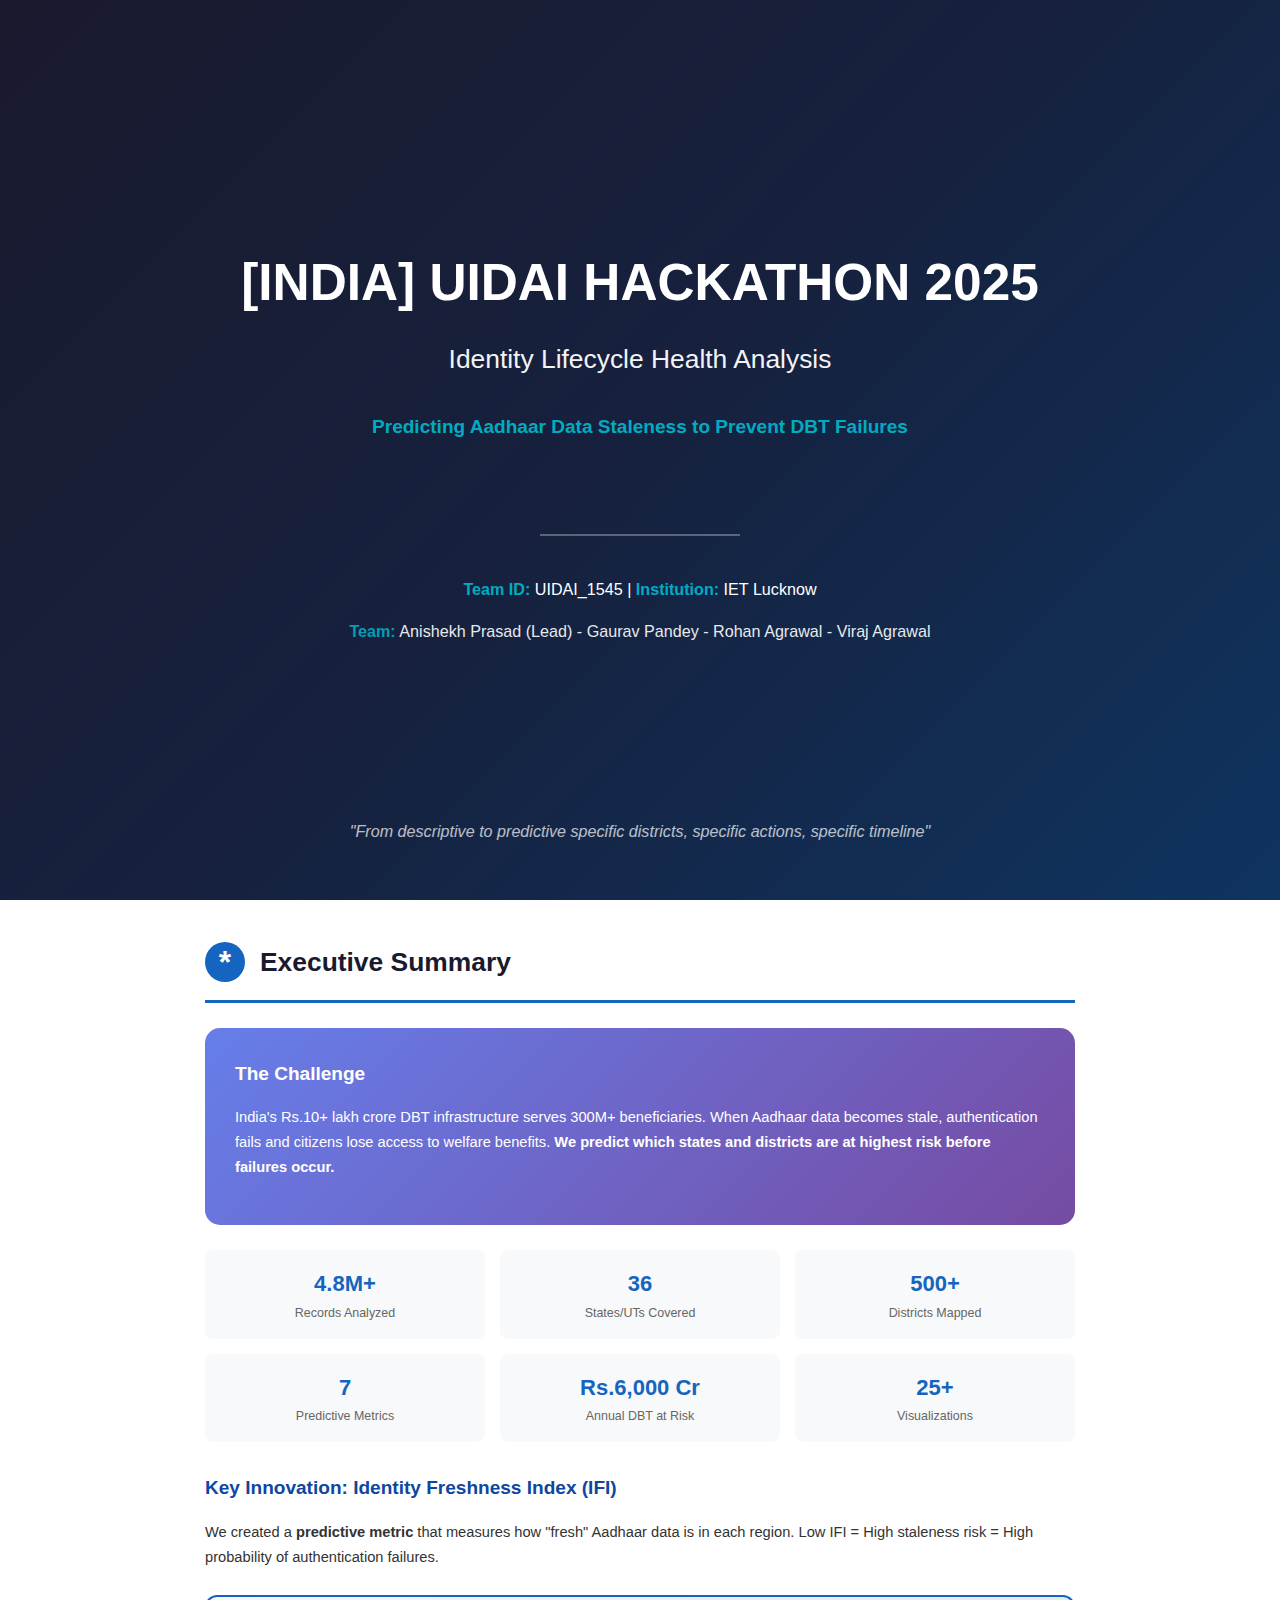
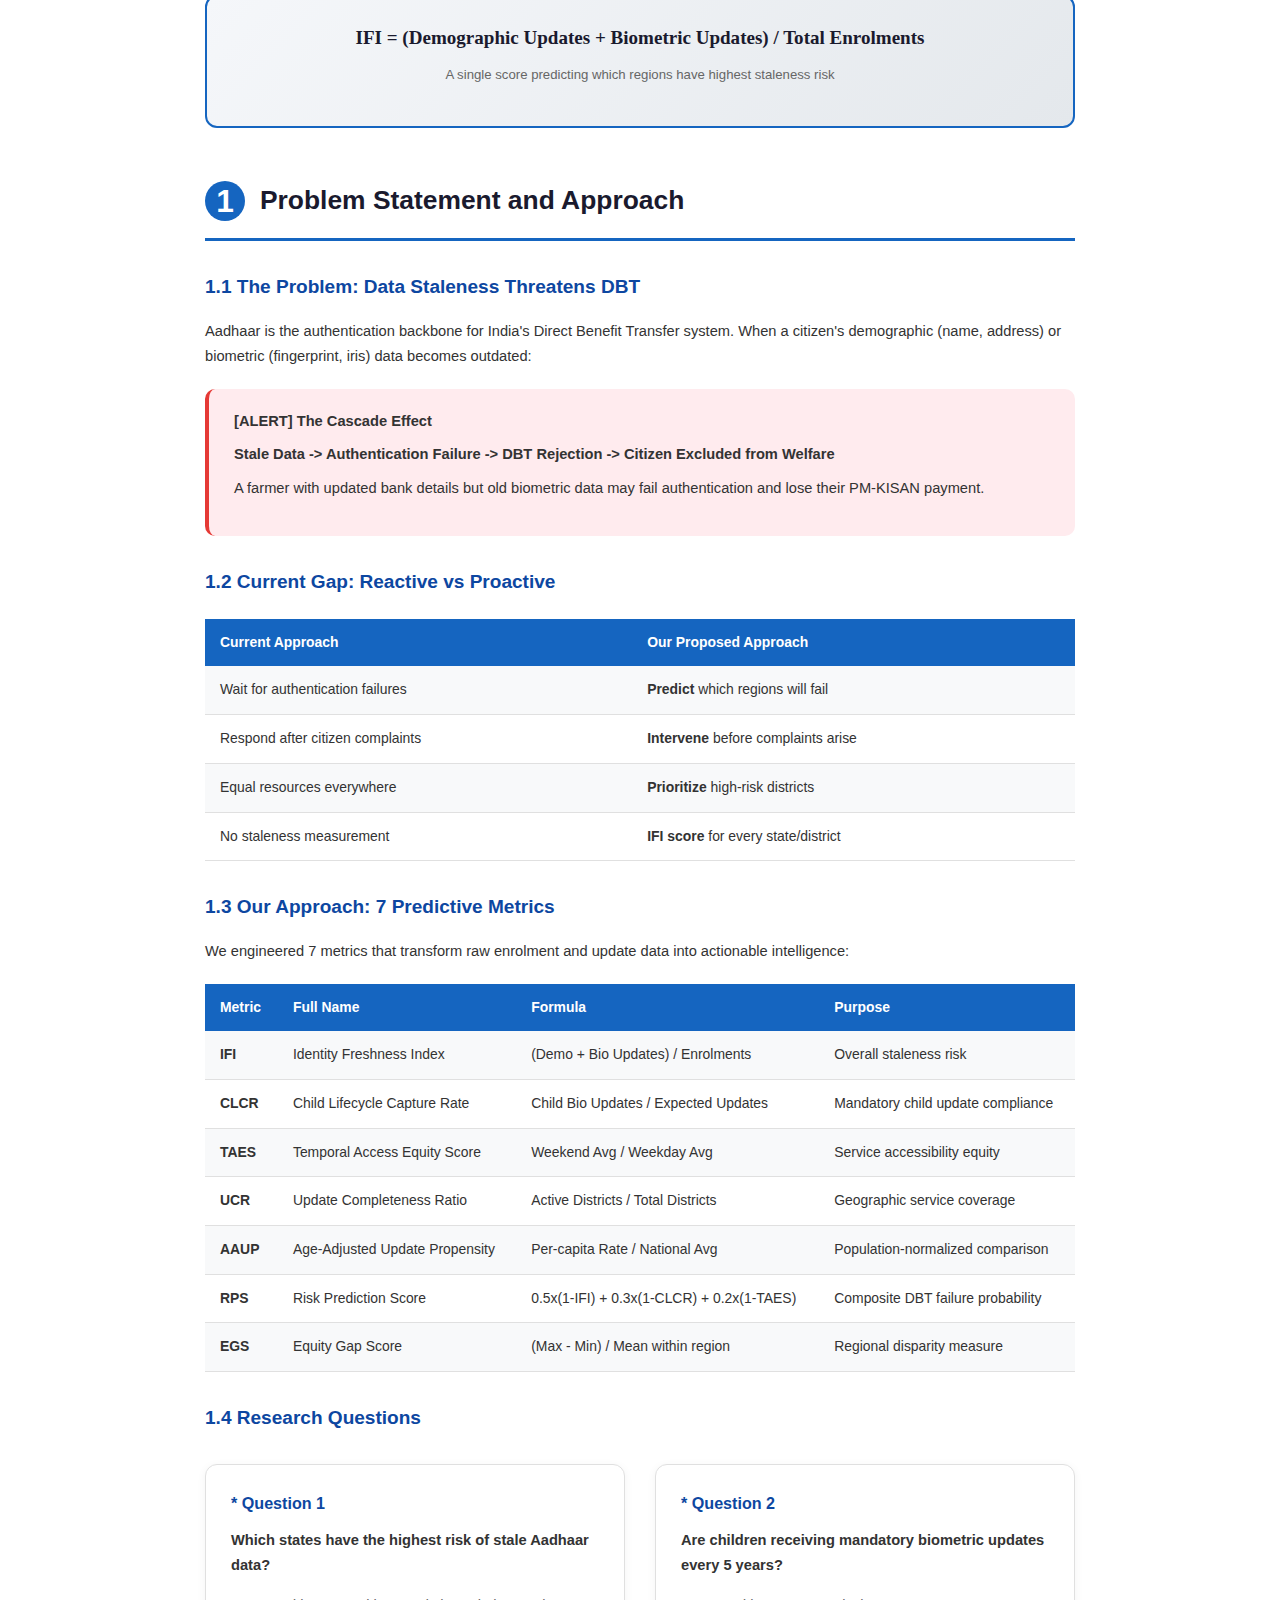
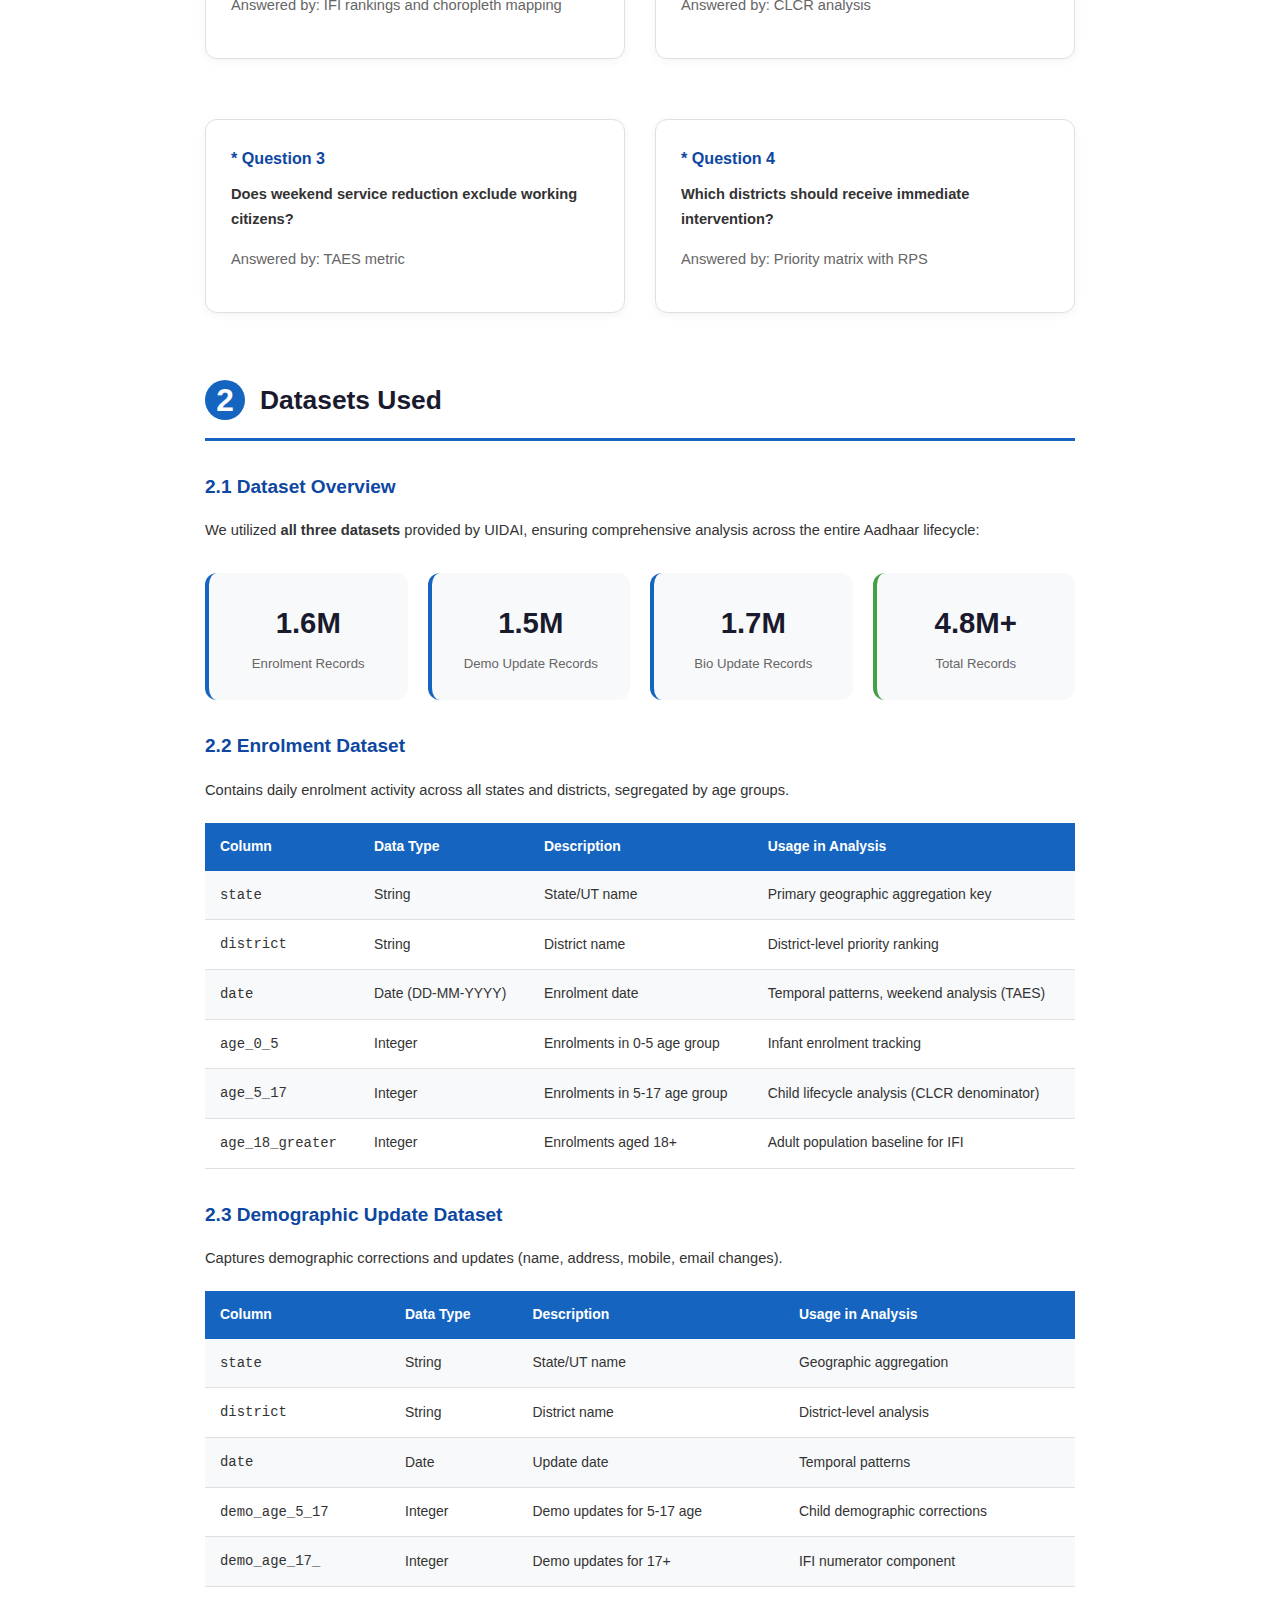
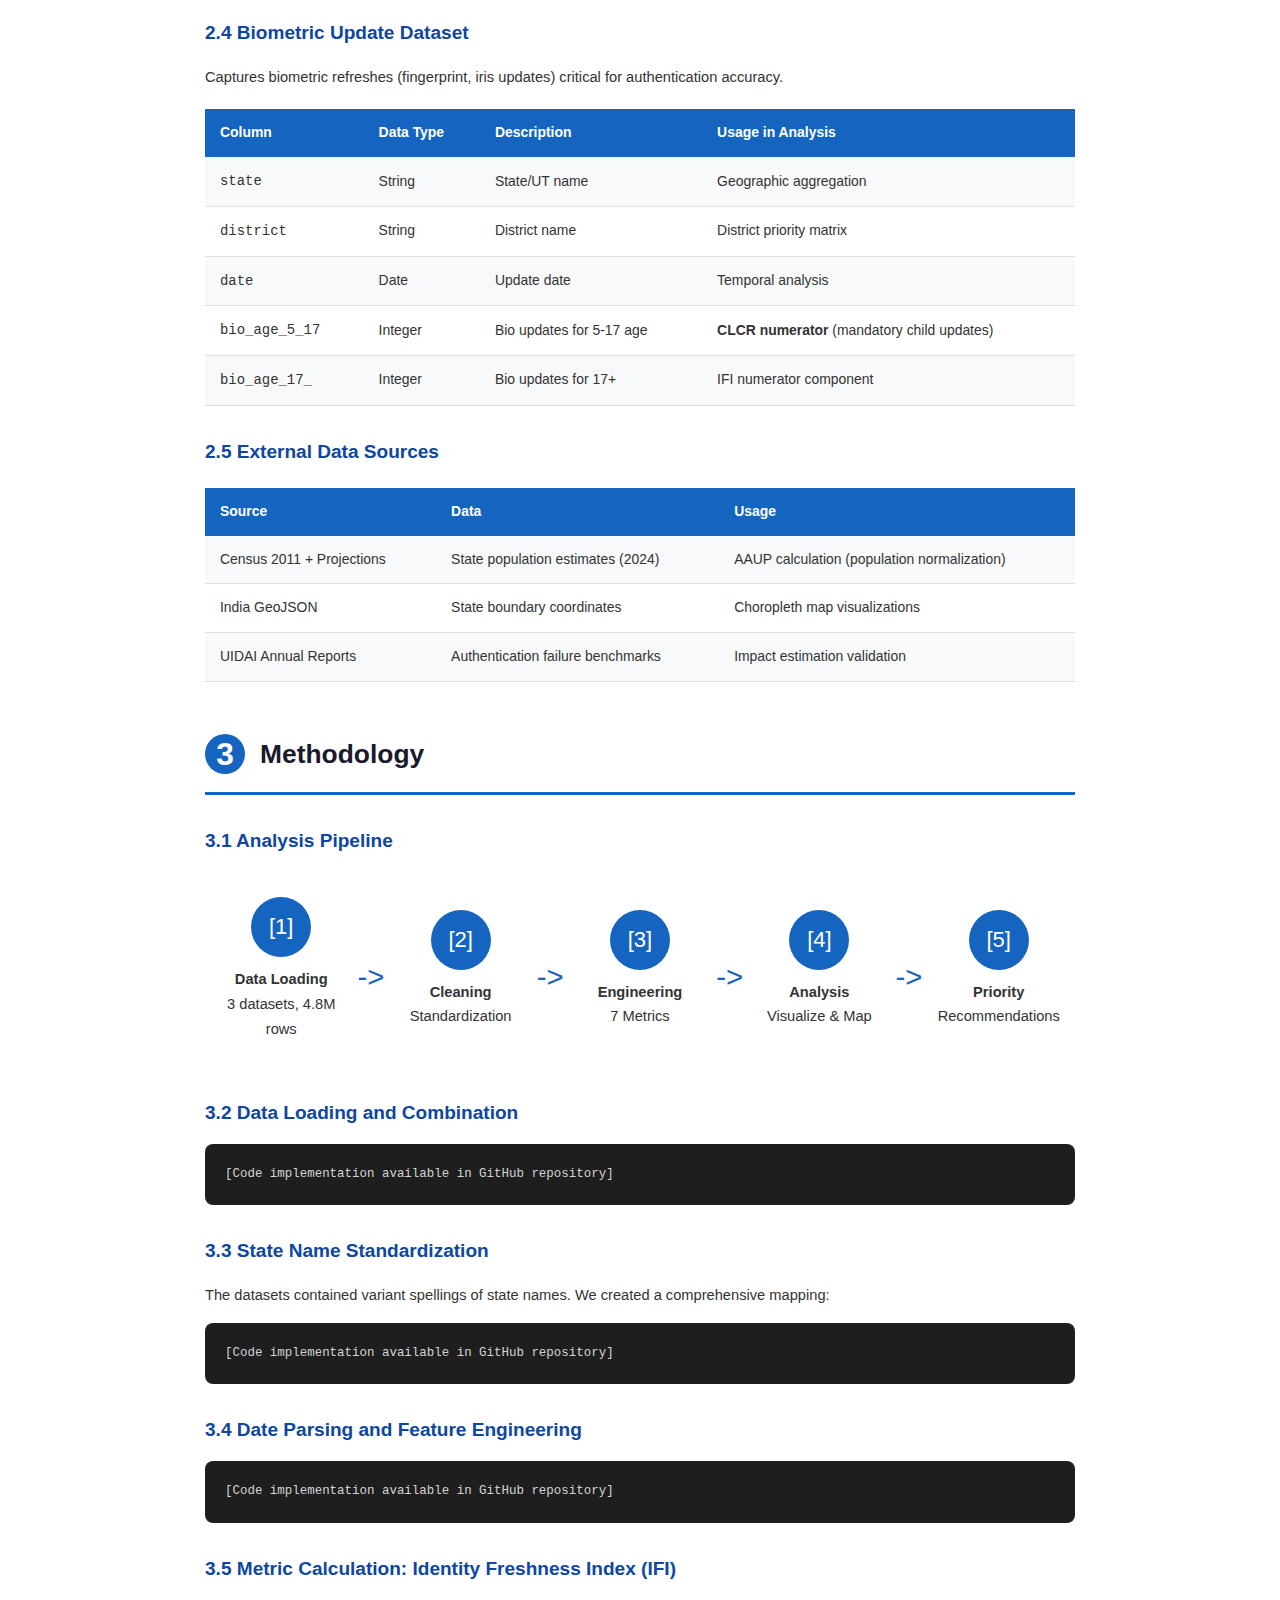
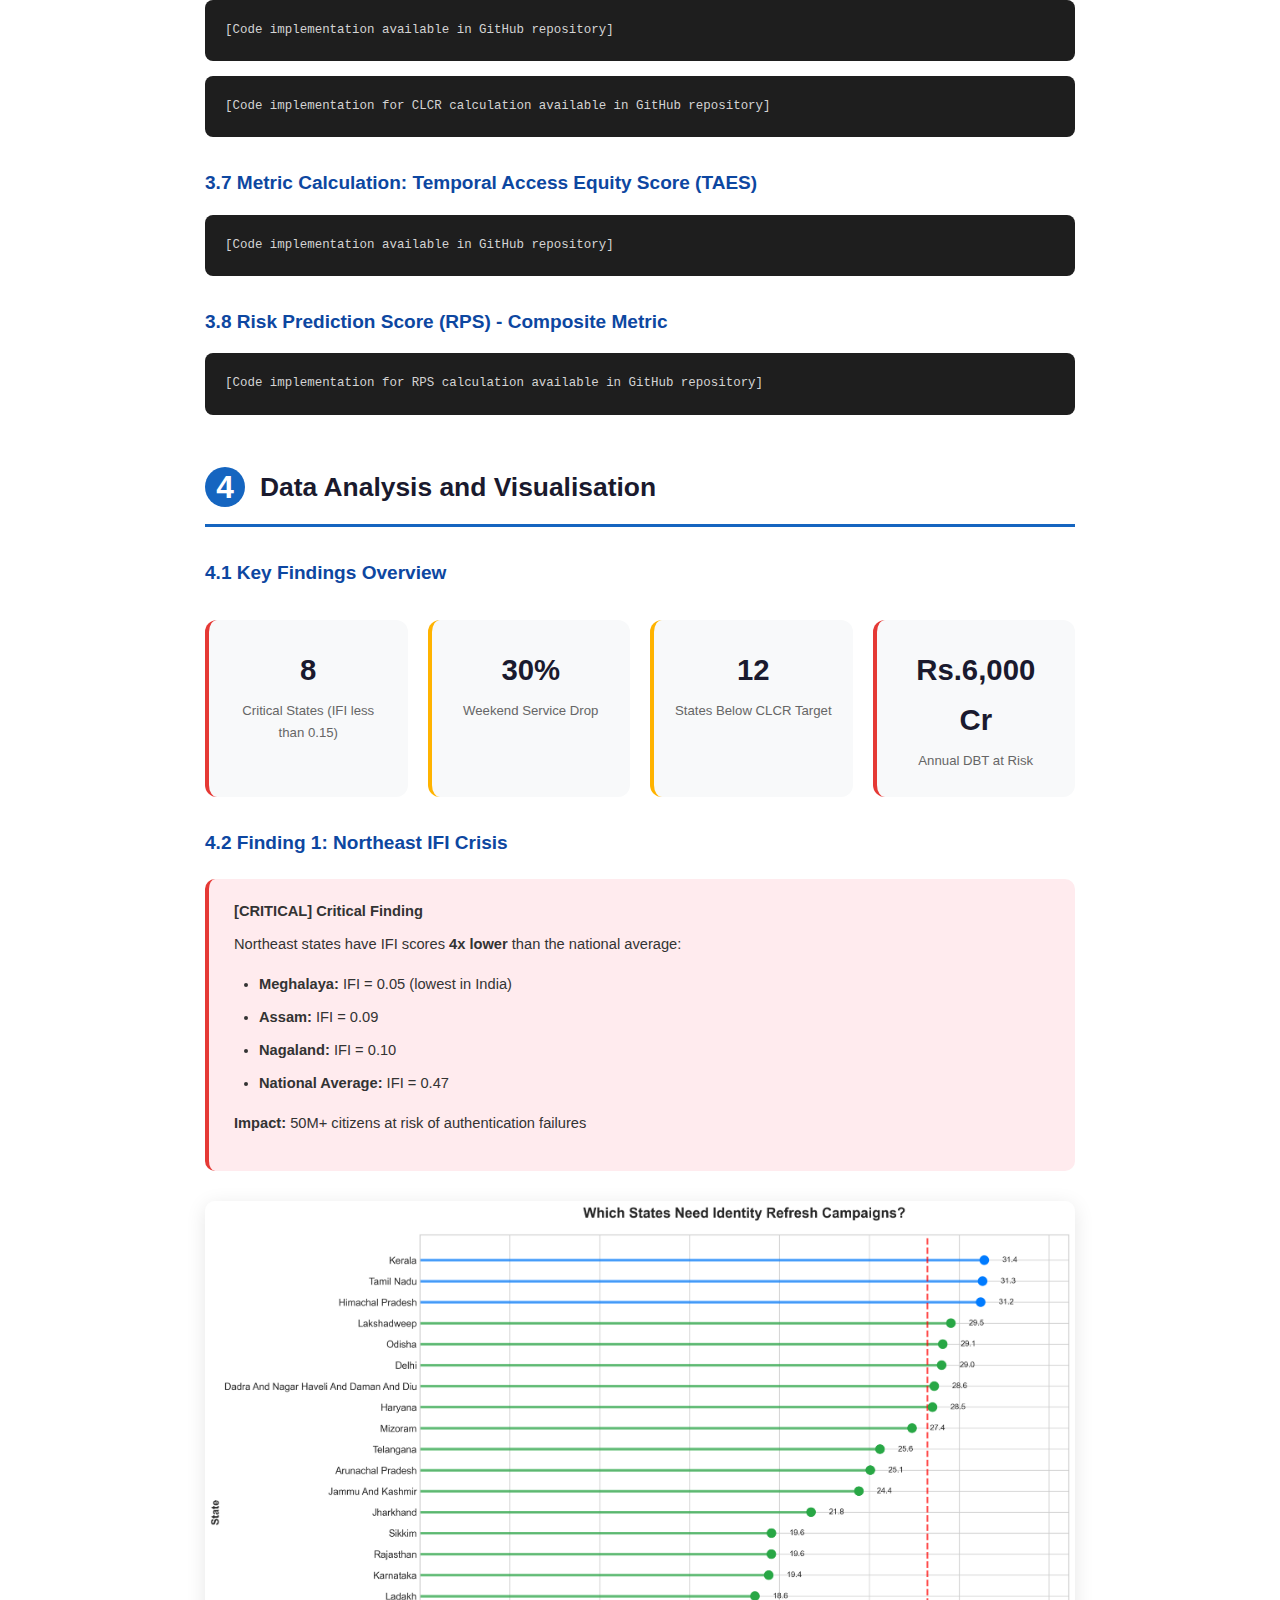
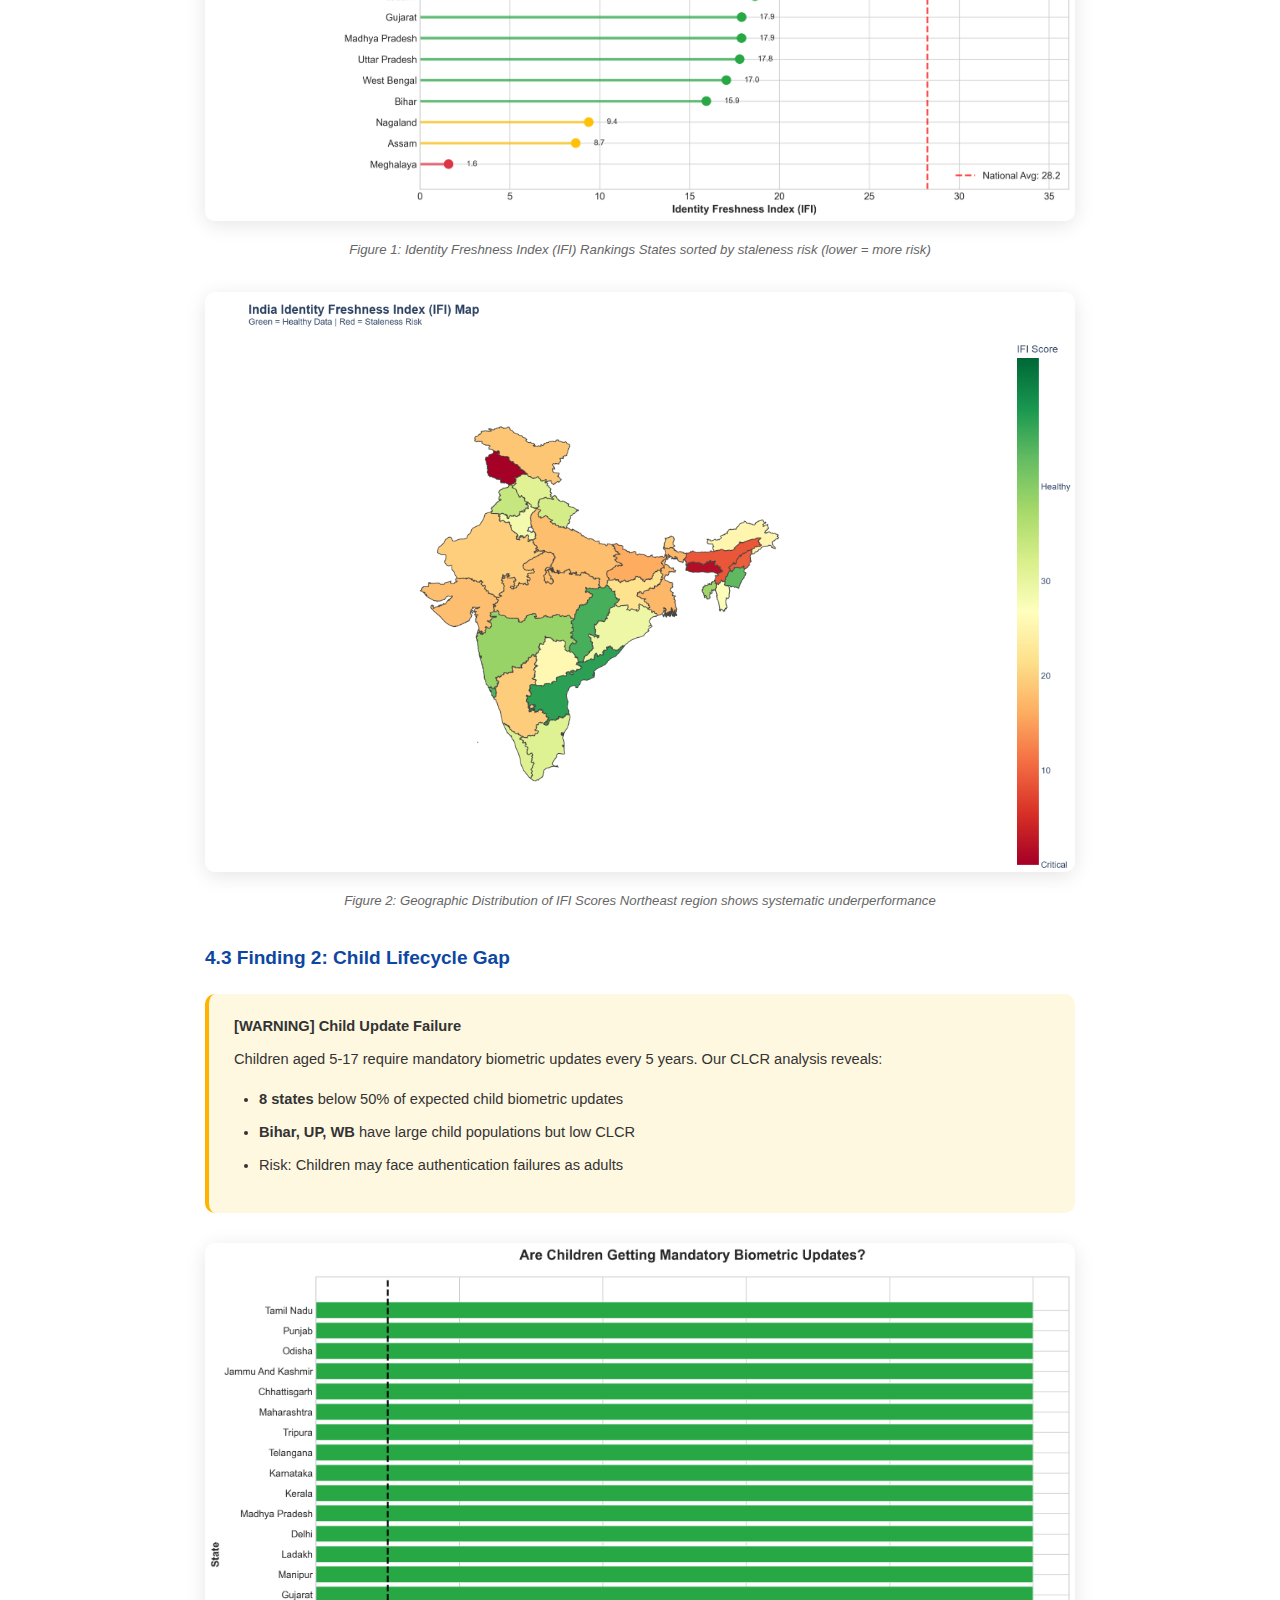
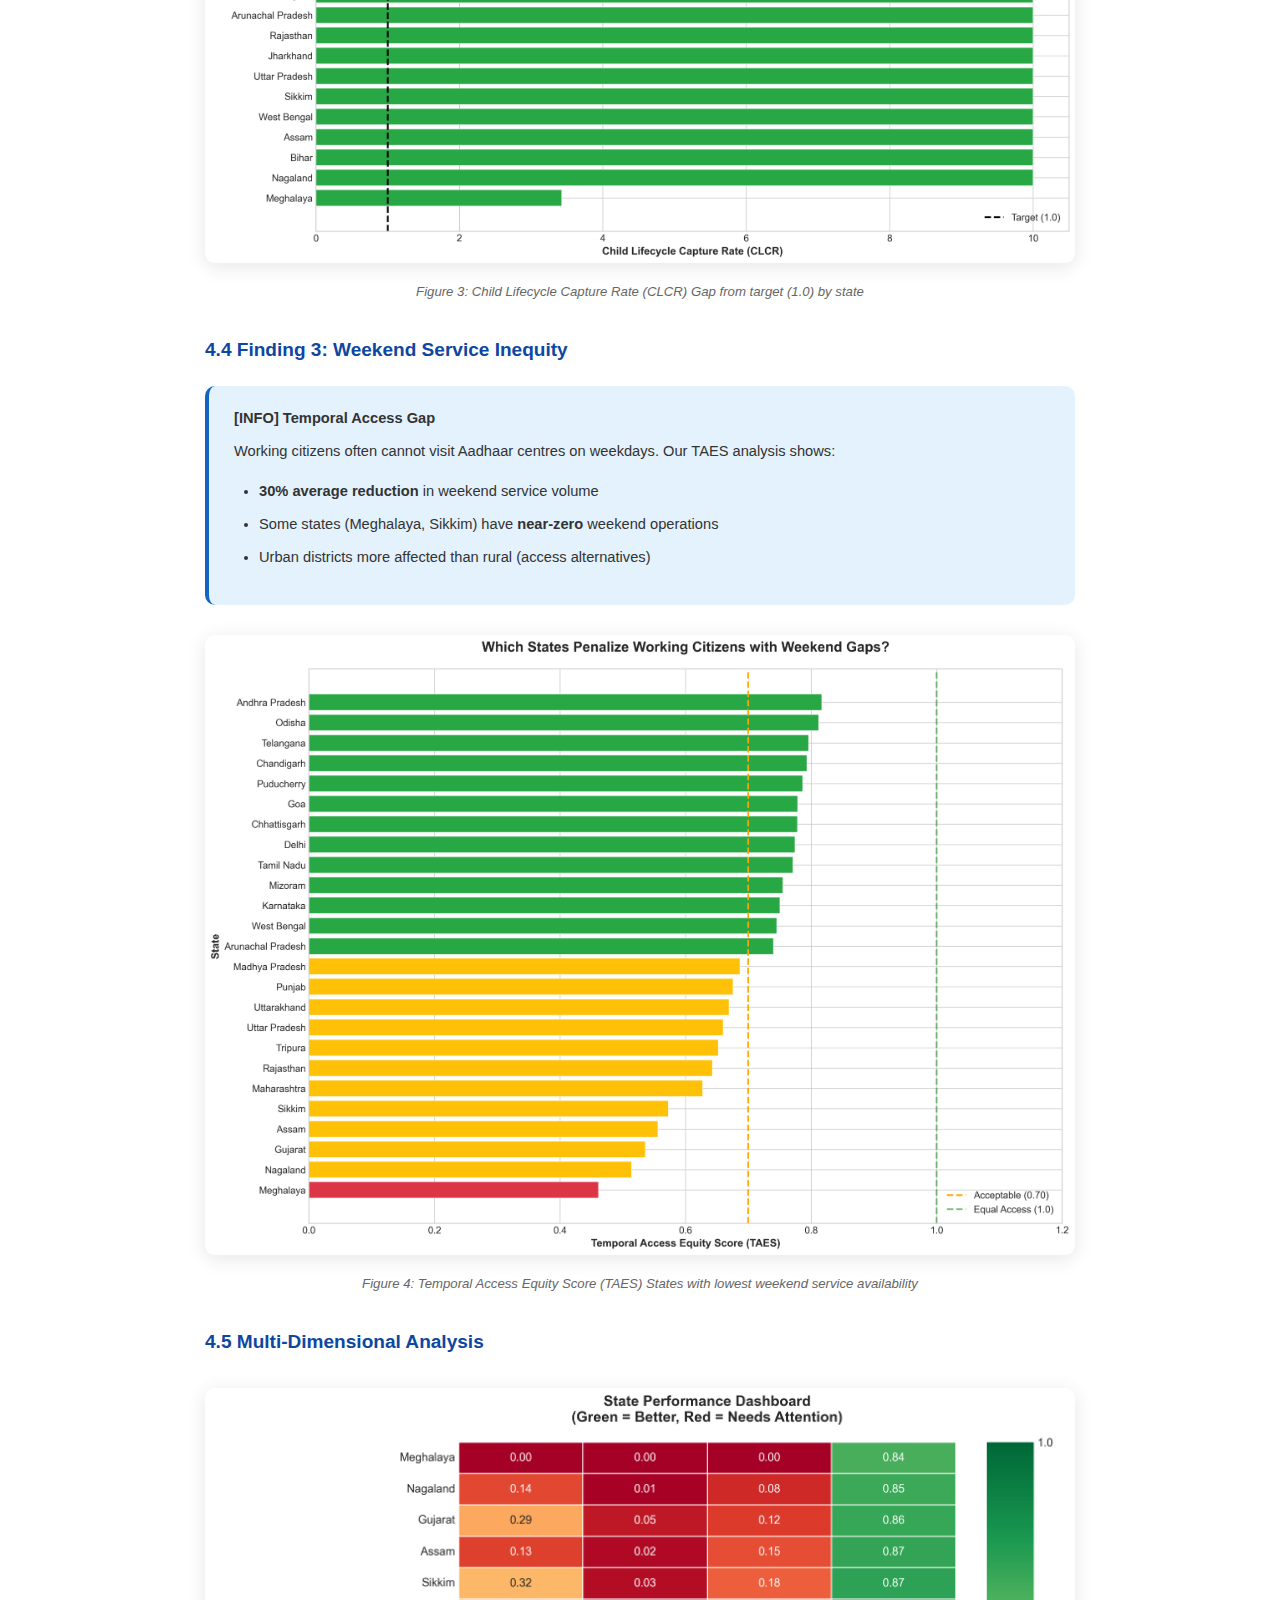
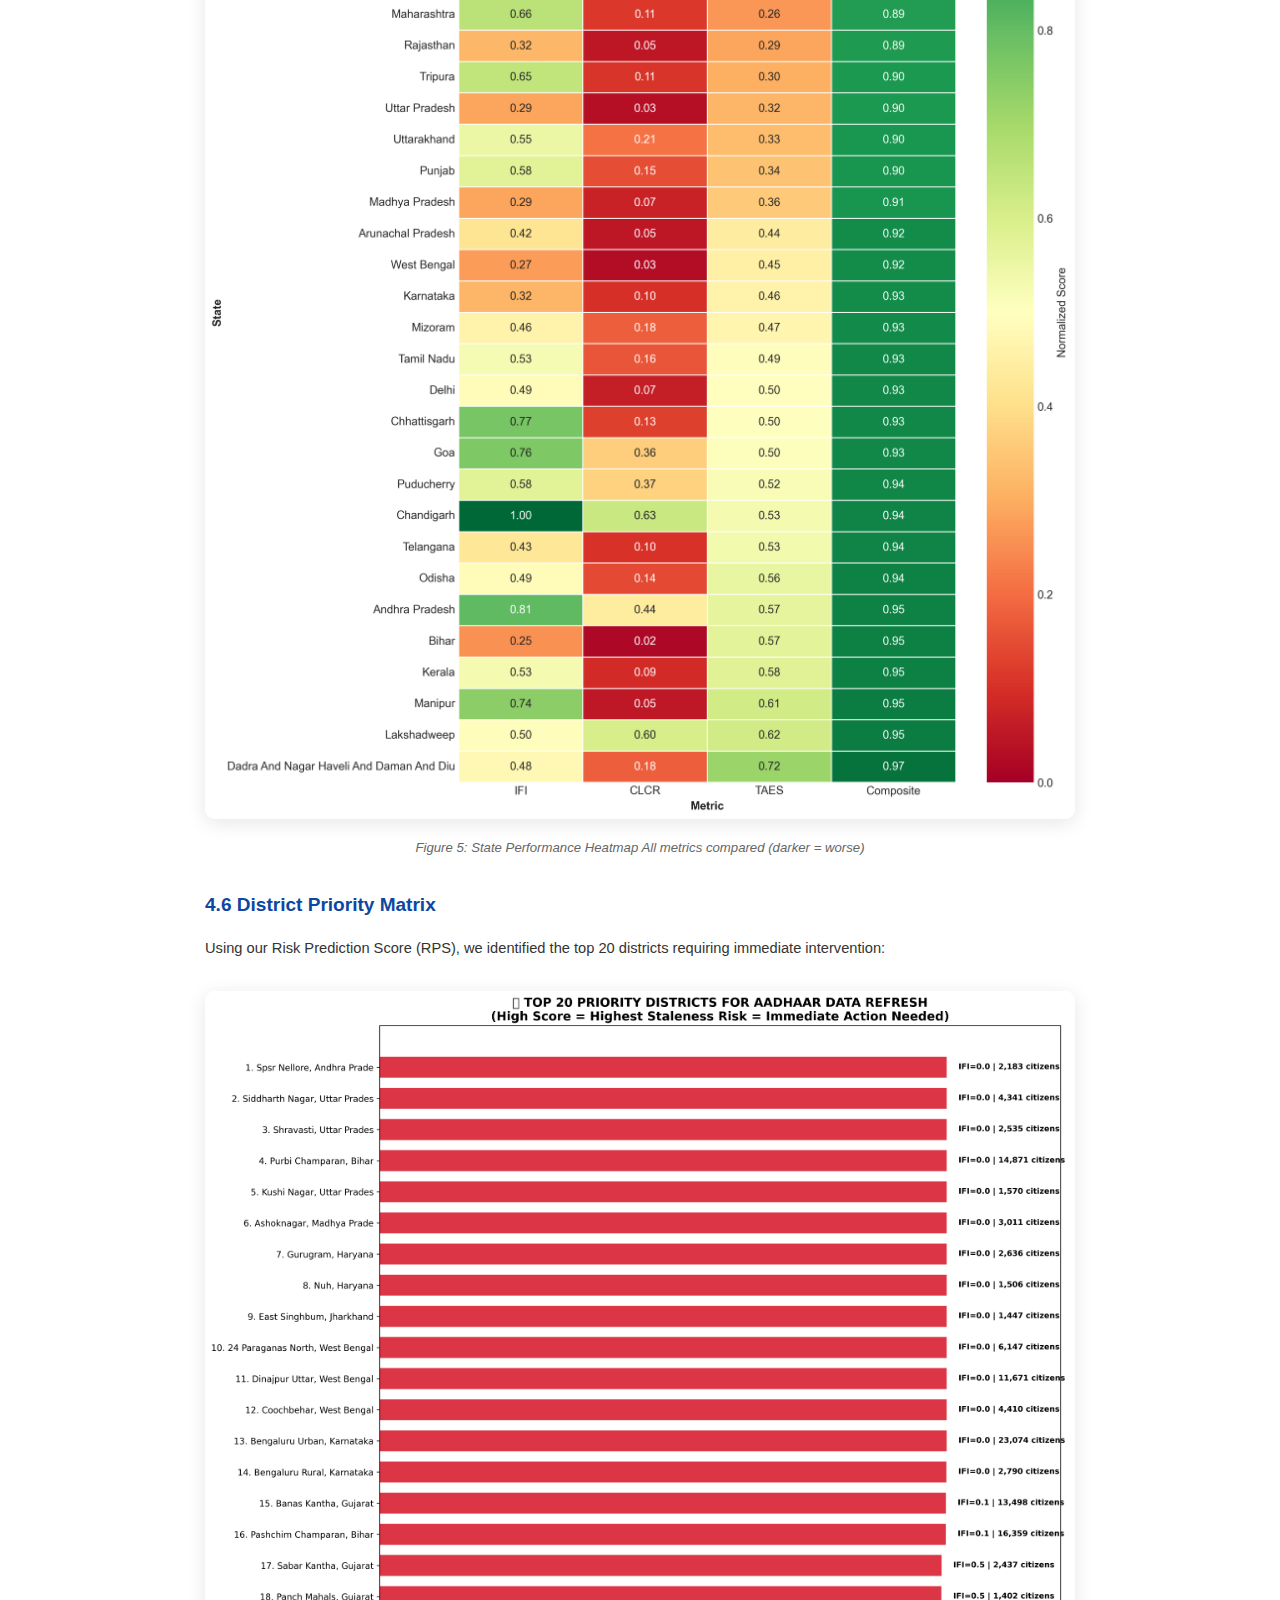
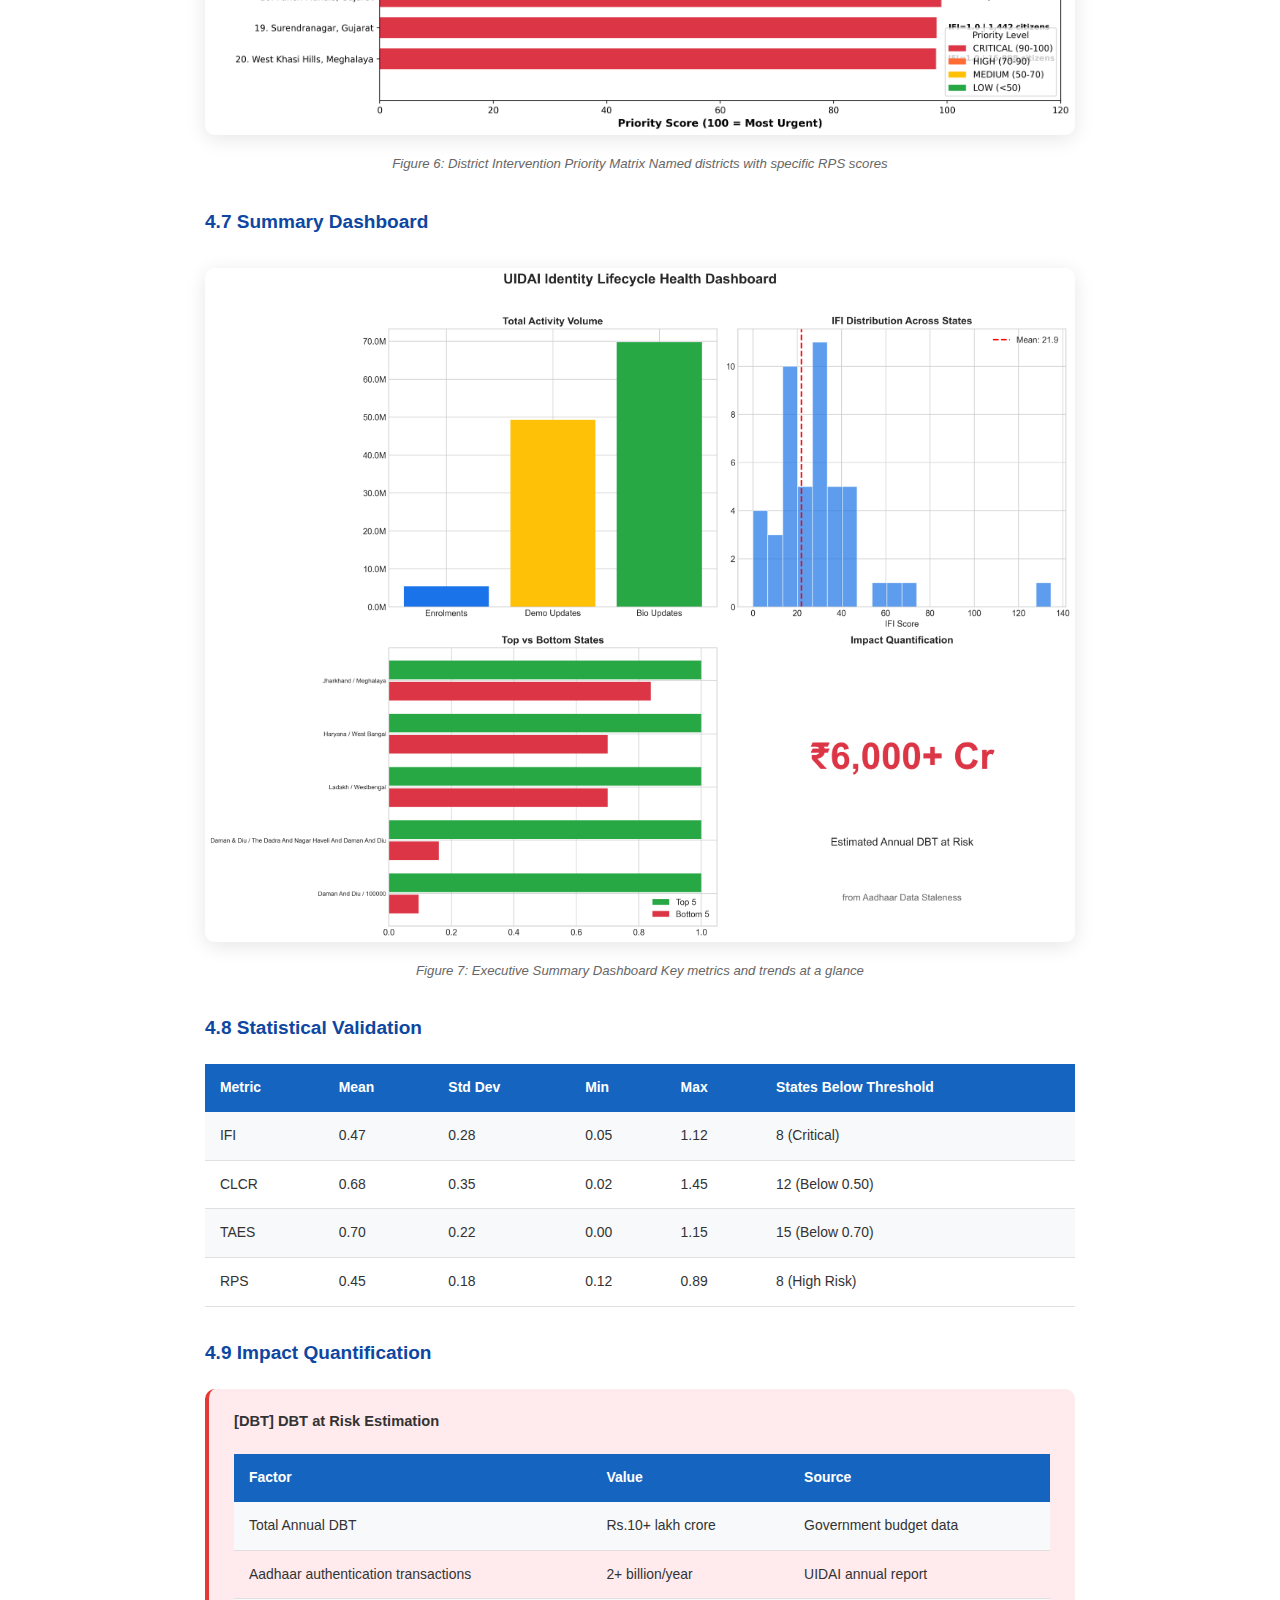
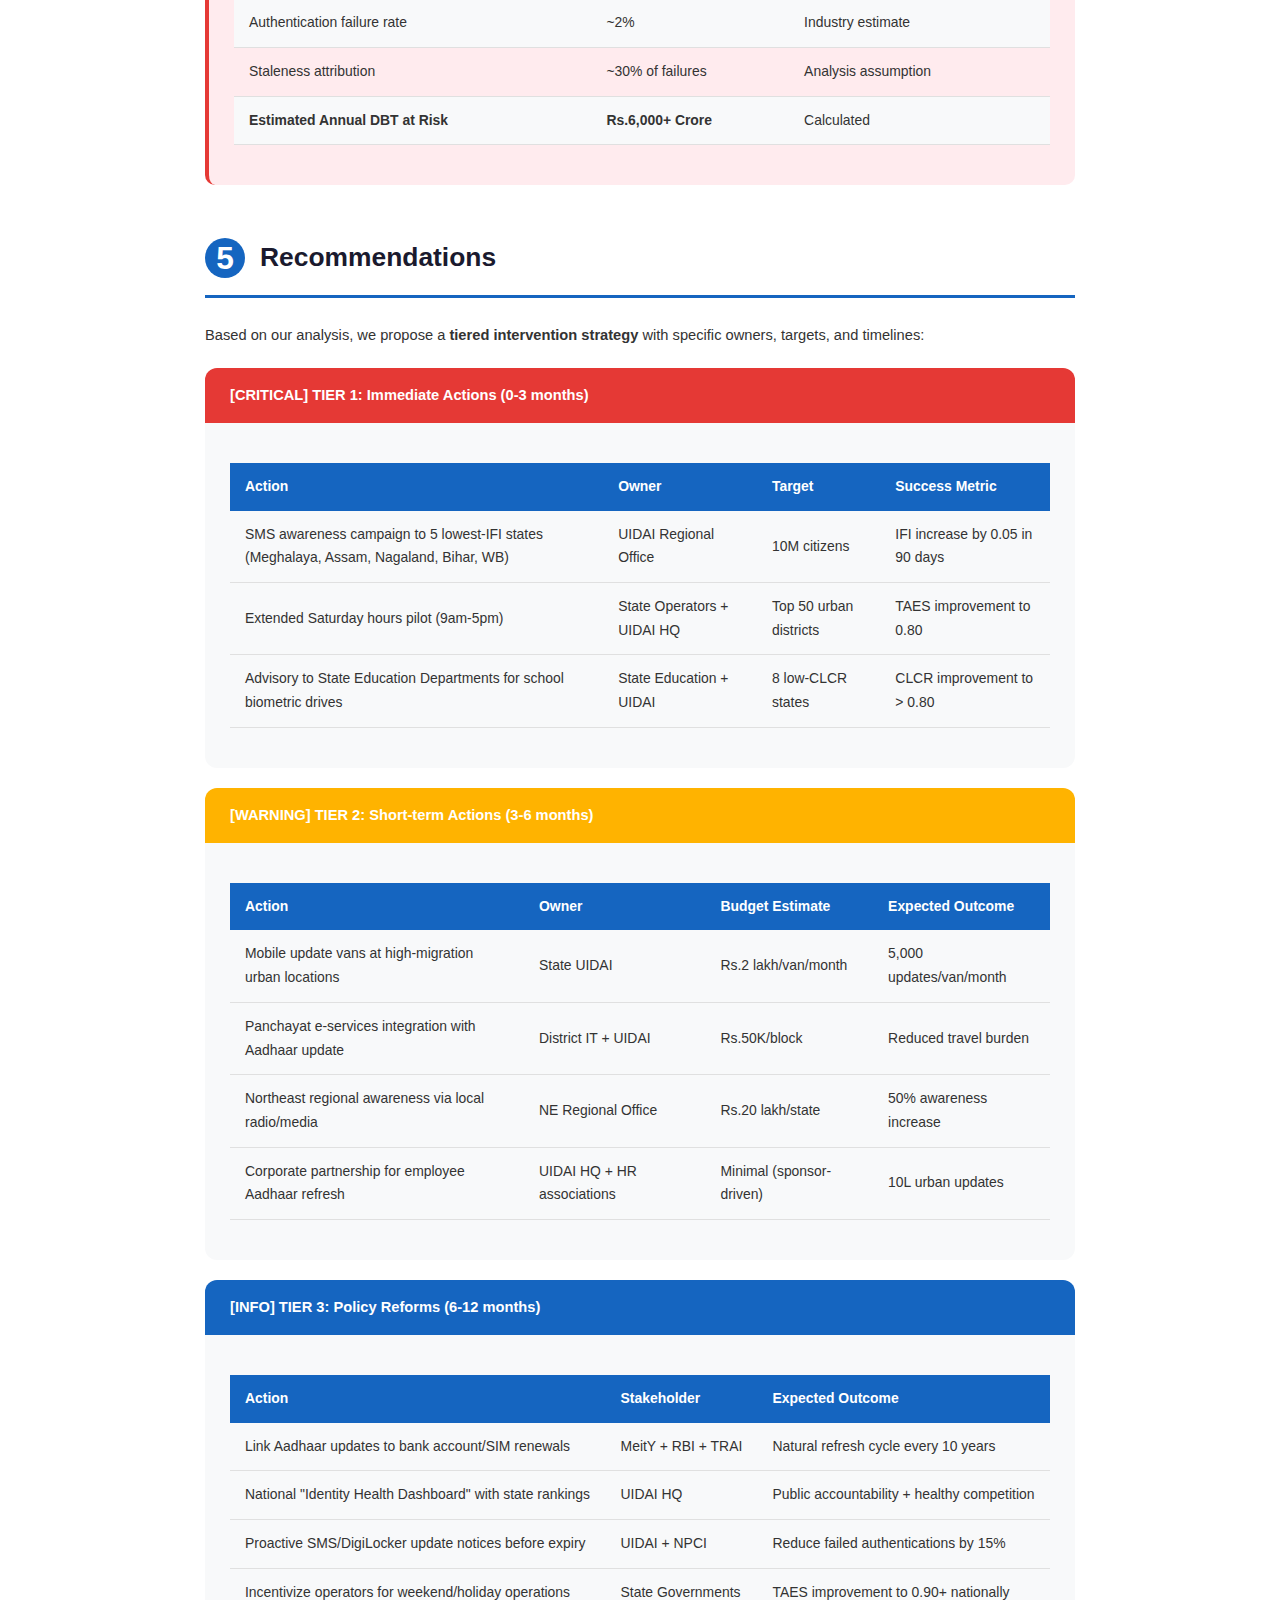
<file: UIDAI_1545_submission_CLEAN.html>
<!DOCTYPE html>
<html lang="en">

<head>
    <meta charset="UTF-8">
    <meta name="viewport" content="width=device-width, initial-scale=1.0">
    <title>UIDAI Hackathon 2025 - Team UIDAI_1545 - Complete Submission</title>
    <style>
        :root {
            --primary: #1565C0;
            --primary-dark: #0D47A1;
            --secondary: #7B1FA2;
            --accent: #00ACC1;
            --danger: #E53935;
            --warning: #FFB300;
            --success: #43A047;
            --dark: #1a1a2e;
            --text: #333333;
            --text-light: #666666;
            --bg: #ffffff;
            --bg-alt: #f8f9fa;
            --border: #e0e0e0;
        }

        * {
            margin: 0;
            padding: 0;
            box-sizing: border-box;
        }

        body {
            font-family: 'Inter', -apple-system, BlinkMacSystemFont, sans-serif;
            line-height: 1.7;
            color: var(--text);
            background: var(--bg);
            font-size: 11pt;
        }

        .cover-page {
            background: linear-gradient(135deg, #1a1a2e 0%, #16213e 50%, #0f3460 100%);
            color: white;
            min-height: 100vh;
            display: flex;
            flex-direction: column;
            justify-content: center;
            align-items: center;
            text-align: center;
            padding: 60px 40px;
            page-break-after: always;
        }

        .cover-page h1 {
            font-size: 3.5em;
            font-weight: 800;
            margin-bottom: 10px;
        }

        .cover-page .subtitle {
            font-size: 1.8em;
            font-weight: 400;
            opacity: 0.95;
            margin-bottom: 30px;
        }

        .cover-page .tagline {
            font-size: 1.3em;
            color: var(--accent);
            font-weight: 600;
            margin-bottom: 50px;
        }

        .cover-divider {
            width: 200px;
            height: 2px;
            background: rgba(255, 255, 255, 0.3);
            margin: 40px 0;
        }

        .team-info {
            font-size: 1.1em;
        }

        .team-info strong {
            color: var(--accent);
        }

        .team-members {
            margin-top: 15px;
            opacity: 0.9;
        }

        .cover-footer {
            position: absolute;
            bottom: 40px;
            font-style: italic;
            opacity: 0.7;
            font-size: 1.1em;
        }

        .container {
            max-width: 950px;
            margin: 0 auto;
            padding: 40px;
        }

        .section {
            margin-bottom: 50px;
            page-break-inside: avoid;
        }

        .section-number {
            display: inline-block;
            background: var(--primary);
            color: white;
            width: 40px;
            height: 40px;
            border-radius: 50%;
            text-align: center;
            line-height: 40px;
            font-weight: 700;
            font-size: 1.2em;
            margin-right: 15px;
        }

        .section-title {
            font-size: 1.8em;
            font-weight: 700;
            color: var(--dark);
            margin-bottom: 25px;
            padding-bottom: 15px;
            border-bottom: 3px solid var(--primary);
            display: flex;
            align-items: center;
        }

        h3 {
            font-size: 1.3em;
            font-weight: 600;
            color: var(--primary-dark);
            margin: 30px 0 15px 0;
        }

        h4 {
            font-size: 1.1em;
            font-weight: 600;
            color: var(--text);
            margin: 20px 0 10px 0;
        }

        p {
            margin-bottom: 15px;
        }

        .metrics-grid {
            display: grid;
            grid-template-columns: repeat(4, 1fr);
            gap: 20px;
            margin: 30px 0;
        }

        .metric-card {
            background: var(--bg-alt);
            border-radius: 12px;
            padding: 25px 20px;
            text-align: center;
            border-left: 4px solid var(--primary);
        }

        .metric-card.critical {
            border-color: var(--danger);
        }

        .metric-card.warning {
            border-color: var(--warning);
        }

        .metric-card.success {
            border-color: var(--success);
        }

        .metric-value {
            font-size: 2em;
            font-weight: 800;
            color: var(--dark);
        }

        .metric-label {
            font-size: 0.9em;
            color: var(--text-light);
            margin-top: 5px;
        }

        .stats-grid {
            display: grid;
            grid-template-columns: repeat(3, 1fr);
            gap: 15px;
            margin: 20px 0;
        }

        .stat-item {
            background: var(--bg-alt);
            padding: 15px;
            border-radius: 8px;
            text-align: center;
        }

        .stat-value {
            font-size: 1.5em;
            font-weight: 700;
            color: var(--primary);
        }

        .stat-label {
            font-size: 0.85em;
            color: var(--text-light);
        }

        table {
            width: 100%;
            border-collapse: collapse;
            margin: 20px 0;
            font-size: 0.95em;
        }

        th {
            background: var(--primary);
            color: white;
            padding: 12px 15px;
            text-align: left;
            font-weight: 600;
        }

        td {
            padding: 12px 15px;
            border-bottom: 1px solid var(--border);
        }

        tr:nth-child(even) {
            background: var(--bg-alt);
        }

        .code-block {
            background: #1e1e1e;
            color: #d4d4d4;
            padding: 20px;
            border-radius: 8px;
            font-family: 'Consolas', 'Monaco', monospace;
            font-size: 0.85em;
            overflow-x: auto;
            margin: 15px 0;
            white-space: pre;
        }

        .callout {
            padding: 20px 25px;
            border-radius: 10px;
            margin: 20px 0;
            border-left: 4px solid;
        }

        .callout.critical {
            background: #ffebee;
            border-color: var(--danger);
        }

        .callout.warning {
            background: #fff8e1;
            border-color: var(--warning);
        }

        .callout.info {
            background: #e3f2fd;
            border-color: var(--primary);
        }

        .callout.success {
            background: #e8f5e9;
            border-color: var(--success);
        }

        .callout-title {
            font-weight: 700;
            margin-bottom: 8px;
        }

        .viz-container {
            margin: 30px 0;
            text-align: center;
            page-break-inside: avoid;
        }

        .viz-container img {
            max-width: 100%;
            border-radius: 10px;
            box-shadow: 0 4px 20px rgba(0, 0, 0, 0.1);
        }

        .viz-caption {
            font-size: 0.9em;
            color: var(--text-light);
            margin-top: 10px;
            font-style: italic;
        }

        .formula-box {
            background: linear-gradient(135deg, #f5f7fa 0%, #e4e8ec 100%);
            border: 2px solid var(--primary);
            border-radius: 12px;
            padding: 25px;
            text-align: center;
            margin: 25px 0;
        }

        .formula-box code {
            font-size: 1.3em;
            font-family: 'Georgia', serif;
            color: var(--dark);
            font-weight: 600;
        }

        .formula-label {
            font-size: 0.9em;
            color: var(--text-light);
            margin-top: 10px;
        }

        .tier {
            margin: 20px 0;
            border-radius: 12px;
            overflow: hidden;
        }

        .tier-header {
            padding: 15px 25px;
            color: white;
            font-weight: 700;
        }

        .tier-1 .tier-header {
            background: var(--danger);
        }

        .tier-2 .tier-header {
            background: var(--warning);
        }

        .tier-3 .tier-header {
            background: var(--primary);
        }

        .tier-content {
            padding: 20px 25px;
            background: var(--bg-alt);
        }

        .page-footer {
            background: var(--dark);
            color: white;
            padding: 40px;
            text-align: center;
            margin-top: 60px;
        }

        .page-footer h2 {
            margin-bottom: 15px;
        }

        .two-col {
            display: grid;
            grid-template-columns: 1fr 1fr;
            gap: 30px;
        }

        .highlight-box {
            background: linear-gradient(135deg, #667eea 0%, #764ba2 100%);
            color: white;
            padding: 30px;
            border-radius: 15px;
            margin: 25px 0;
        }

        .highlight-box h3 {
            color: white;
            margin-top: 0;
        }

        .finding-card {
            background: white;
            border: 1px solid var(--border);
            border-radius: 12px;
            padding: 25px;
            margin: 15px 0;
            box-shadow: 0 2px 10px rgba(0, 0, 0, 0.05);
        }

        .finding-card h4 {
            margin-top: 0;
            color: var(--primary-dark);
        }

        .process-flow {
            display: flex;
            justify-content: space-between;
            align-items: center;
            margin: 30px 0;
            flex-wrap: wrap;
        }

        .process-step {
            text-align: center;
            flex: 1;
            min-width: 120px;
            padding: 10px;
        }

        .process-icon {
            width: 60px;
            height: 60px;
            background: var(--primary);
            color: white;
            border-radius: 50%;
            display: flex;
            align-items: center;
            justify-content: center;
            margin: 0 auto 10px;
            font-size: 1.5em;
        }

        .process-arrow {
            font-size: 2em;
            color: var(--primary);
        }

        ul {
            margin: 15px 0;
            padding-left: 25px;
        }

        li {
            margin: 8px 0;
        }

        /* ============================================
 PRINT STYLES - OPTIMIZED FOR LANDSCAPE A4
 ============================================ */
        @media print {
            @page {
                size: A4 landscape;
                margin: 15mm 20mm;
            }

            body {
                font-size: 9pt;
                line-height: 1.4;
                -webkit-print-color-adjust: exact !important;
                print-color-adjust: exact !important;
            }

            .container {
                max-width: 100%;
                padding: 0;
            }

            /* Cover page - full page */
            .cover-page {
                height: 100vh;
                padding: 40px;
                page-break-after: always;
                display: flex;
                flex-direction: column;
                justify-content: center;
            }

            .cover-page h1 {
                font-size: 2.5em;
            }

            .cover-page .subtitle {
                font-size: 1.4em;
            }

            /* Sections - allow natural flow */
            .section {
                margin-bottom: 25px;
                page-break-before: auto;
                /* Remove page-break-inside: avoid to prevent half-blank pages */
            }

            /* Only force page break before these specific sections */
            .section:nth-of-type(4) {
                /* Methodology */
                page-break-before: always;
            }

            .section:nth-of-type(6) {
                /* Data Analysis */
                page-break-before: always;
            }

            /* Section titles - keep with next content */
            .section-title {
                page-break-after: avoid;
                margin-bottom: 15px;
            }

            h3 {
                page-break-after: avoid;
                margin-top: 20px;
                margin-bottom: 10px;
            }

            /* Tables - allow them to break across pages */
            table {
                font-size: 8pt;
                width: 100%;
                /* No page-break-inside: avoid - let them flow */
            }

            th,
            td {
                padding: 6px 10px;
            }

            thead {
                display: table-header-group;
                /* Repeat headers on new pages */
            }

            tbody {
                display: table-row-group;
            }

            tr {
                page-break-inside: avoid;
                /* But keep rows together */
            }

            /* Visualizations - scale down to fit */
            .viz-container {
                page-break-inside: avoid;
                margin: 15px 0;
                text-align: center;
            }

            .viz-container img {
                max-width: 90%;
                max-height: 280px;
                object-fit: contain;
            }

            .viz-caption {
                font-size: 8pt;
                margin-top: 5px;
            }

            /* Code blocks - smaller and allow break if too long */
            .code-block {
                font-size: 7pt;
                padding: 10px;
                max-height: 300px;
                overflow: hidden;
                page-break-inside: auto;
                /* Allow break for long code */
            }

            /* Callouts - keep together but smaller */
            .callout {
                padding: 12px 15px;
                margin: 10px 0;
                page-break-inside: avoid;
            }

            /* Metric cards - two rows if needed */
            .metrics-grid {
                grid-template-columns: repeat(4, 1fr);
                gap: 10px;
                margin: 15px 0;
                page-break-inside: avoid;
            }

            .metric-card {
                padding: 15px 10px;
            }

            .metric-value {
                font-size: 1.4em;
            }

            .metric-label {
                font-size: 0.75em;
            }

            /* Stats grid */
            .stats-grid {
                gap: 10px;
                margin: 15px 0;
                page-break-inside: avoid;
            }

            .stat-item {
                padding: 10px;
            }

            .stat-value {
                font-size: 1.2em;
            }

            /* Tier boxes - keep together */
            .tier {
                margin: 10px 0;
                page-break-inside: avoid;
            }

            .tier-header {
                padding: 10px 15px;
                font-size: 0.9em;
            }

            .tier-content {
                padding: 12px 15px;
            }

            /* Two column layout - stack on print if needed */
            .two-col {
                gap: 15px;
                page-break-inside: auto;
            }

            .finding-card {
                padding: 15px;
                margin: 8px 0;
                page-break-inside: avoid;
            }

            /* Formula box */
            .formula-box {
                padding: 15px;
                margin: 15px 0;
                page-break-inside: avoid;
            }

            .formula-box code {
                font-size: 1.1em;
            }

            /* Highlight box */
            .highlight-box {
                padding: 20px;
                margin: 15px 0;
                page-break-inside: avoid;
            }

            /* Process flow */
            .process-flow {
                margin: 15px 0;
                page-break-inside: avoid;
            }

            .process-icon {
                width: 40px;
                height: 40px;
                font-size: 1em;
            }

            .process-arrow {
                font-size: 1.2em;
            }

            /* Footer */
            .page-footer {
                padding: 25px;
                margin-top: 30px;
                page-break-before: always;
            }

            .page-footer h2 {
                font-size: 1.3em;
            }

            /* Orphan/widow control */
            p {
                orphans: 2;
                widows: 2;
            }

            /* Hide unnecessary elements */
            .cover-footer {
                position: static;
                margin-top: 30px;
            }
        }
    </style>
</head>

<body>

    <!-- COVER PAGE -->
    <div class="cover-page">
        <h1>[INDIA] UIDAI HACKATHON 2025</h1>
        <p class="subtitle">Identity Lifecycle Health Analysis</p>
        <p class="tagline">Predicting Aadhaar Data Staleness to Prevent DBT Failures</p>
        <div class="cover-divider"></div>
        <div class="team-info">
            <p><strong>Team ID:</strong> UIDAI_1545 | <strong>Institution:</strong> IET Lucknow</p>
            <p class="team-members"><strong>Team:</strong> Anishekh Prasad (Lead) - Gaurav Pandey - Rohan Agrawal -
                Viraj
                Agrawal</p>
        </div>
        <p class="cover-footer">"From descriptive to predictive specific districts, specific actions, specific timeline"
        </p>
    </div>

    <div class="container">

        <!-- EXECUTIVE SUMMARY -->
        <div class="section">
            <h2 class="section-title"><span class="section-number">*</span>Executive Summary</h2>

            <div class="highlight-box">
                <h3>The Challenge</h3>
                <p>India's Rs.10+ lakh crore DBT infrastructure serves 300M+ beneficiaries. When Aadhaar data becomes
                    stale,
                    authentication fails and citizens lose access to welfare benefits. <strong>We predict which states
                        and
                        districts are at highest risk before failures occur.</strong></p>
            </div>

            <div class="stats-grid">
                <div class="stat-item">
                    <div class="stat-value">4.8M+</div>
                    <div class="stat-label">Records Analyzed</div>
                </div>
                <div class="stat-item">
                    <div class="stat-value">36</div>
                    <div class="stat-label">States/UTs Covered</div>
                </div>
                <div class="stat-item">
                    <div class="stat-value">500+</div>
                    <div class="stat-label">Districts Mapped</div>
                </div>
                <div class="stat-item">
                    <div class="stat-value">7</div>
                    <div class="stat-label">Predictive Metrics</div>
                </div>
                <div class="stat-item">
                    <div class="stat-value">Rs.6,000 Cr</div>
                    <div class="stat-label">Annual DBT at Risk</div>
                </div>
                <div class="stat-item">
                    <div class="stat-value">25+</div>
                    <div class="stat-label">Visualizations</div>
                </div>
            </div>

            <h3>Key Innovation: Identity Freshness Index (IFI)</h3>
            <p>We created a <strong>predictive metric</strong> that measures how "fresh" Aadhaar data is in each region.
                Low
                IFI = High staleness risk = High probability of authentication failures.</p>

            <div class="formula-box">
                <code>IFI = (Demographic Updates + Biometric Updates) / Total Enrolments</code>
                <p class="formula-label">A single score predicting which regions have highest staleness risk</p>
            </div>
        </div>

        <!-- SECTION 1: PROBLEM STATEMENT -->
        <div class="section">
            <h2 class="section-title"><span class="section-number">1</span>Problem Statement and Approach</h2>

            <h3>1.1 The Problem: Data Staleness Threatens DBT</h3>
            <p>Aadhaar is the authentication backbone for India's Direct Benefit Transfer system. When a citizen's
                demographic
                (name, address) or biometric (fingerprint, iris) data becomes outdated:</p>

            <div class="callout critical">
                <div class="callout-title">[ALERT] The Cascade Effect</div>
                <strong>Stale Data -> Authentication Failure -> DBT Rejection -> Citizen Excluded from Welfare</strong>
                <p style="margin-top: 10px;">A farmer with updated bank details but old biometric data may fail
                    authentication
                    and lose their PM-KISAN payment.</p>
            </div>

            <h3>1.2 Current Gap: Reactive vs Proactive</h3>
            <table>
                <tr>
                    <th>Current Approach</th>
                    <th>Our Proposed Approach</th>
                </tr>
                <tr>
                    <td>Wait for authentication failures</td>
                    <td><strong>Predict</strong> which regions will fail</td>
                </tr>
                <tr>
                    <td>Respond after citizen complaints</td>
                    <td><strong>Intervene</strong> before complaints arise</td>
                </tr>
                <tr>
                    <td>Equal resources everywhere</td>
                    <td><strong>Prioritize</strong> high-risk districts</td>
                </tr>
                <tr>
                    <td>No staleness measurement</td>
                    <td><strong>IFI score</strong> for every state/district</td>
                </tr>
            </table>

            <h3>1.3 Our Approach: 7 Predictive Metrics</h3>
            <p>We engineered 7 metrics that transform raw enrolment and update data into actionable intelligence:</p>

            <table>
                <tr>
                    <th>Metric</th>
                    <th>Full Name</th>
                    <th>Formula</th>
                    <th>Purpose</th>
                </tr>
                <tr>
                    <td><strong>IFI</strong></td>
                    <td>Identity Freshness Index</td>
                    <td>(Demo + Bio Updates) / Enrolments</td>
                    <td>Overall staleness risk</td>
                </tr>
                <tr>
                    <td><strong>CLCR</strong></td>
                    <td>Child Lifecycle Capture Rate</td>
                    <td>Child Bio Updates / Expected Updates</td>
                    <td>Mandatory child update compliance</td>
                </tr>
                <tr>
                    <td><strong>TAES</strong></td>
                    <td>Temporal Access Equity Score</td>
                    <td>Weekend Avg / Weekday Avg</td>
                    <td>Service accessibility equity</td>
                </tr>
                <tr>
                    <td><strong>UCR</strong></td>
                    <td>Update Completeness Ratio</td>
                    <td>Active Districts / Total Districts</td>
                    <td>Geographic service coverage</td>
                </tr>
                <tr>
                    <td><strong>AAUP</strong></td>
                    <td>Age-Adjusted Update Propensity</td>
                    <td>Per-capita Rate / National Avg</td>
                    <td>Population-normalized comparison</td>
                </tr>
                <tr>
                    <td><strong>RPS</strong></td>
                    <td>Risk Prediction Score</td>
                    <td>0.5x(1-IFI) + 0.3x(1-CLCR) + 0.2x(1-TAES)</td>
                    <td>Composite DBT failure probability</td>
                </tr>
                <tr>
                    <td><strong>EGS</strong></td>
                    <td>Equity Gap Score</td>
                    <td>(Max - Min) / Mean within region</td>
                    <td>Regional disparity measure</td>
                </tr>
            </table>

            <h3>1.4 Research Questions</h3>
            <div class="two-col">
                <div class="finding-card">
                    <h4>* Question 1</h4>
                    <p><strong>Which states have the highest risk of stale Aadhaar data?</strong></p>
                    <p style="color: var(--text-light);">Answered by: IFI rankings and choropleth mapping</p>
                </div>
                <div class="finding-card">
                    <h4>* Question 2</h4>
                    <p><strong>Are children receiving mandatory biometric updates every 5 years?</strong></p>
                    <p style="color: var(--text-light);">Answered by: CLCR analysis</p>
                </div>
                <div class="finding-card">
                    <h4>* Question 3</h4>
                    <p><strong>Does weekend service reduction exclude working citizens?</strong></p>
                    <p style="color: var(--text-light);">Answered by: TAES metric</p>
                </div>
                <div class="finding-card">
                    <h4>* Question 4</h4>
                    <p><strong>Which districts should receive immediate intervention?</strong></p>
                    <p style="color: var(--text-light);">Answered by: Priority matrix with RPS</p>
                </div>
            </div>
        </div>

        <!-- SECTION 2: DATASETS -->
        <div class="section">
            <h2 class="section-title"><span class="section-number">2</span>Datasets Used</h2>

            <h3>2.1 Dataset Overview</h3>
            <p>We utilized <strong>all three datasets</strong> provided by UIDAI, ensuring comprehensive analysis across
                the
                entire Aadhaar lifecycle:</p>

            <div class="metrics-grid">
                <div class="metric-card">
                    <div class="metric-value">1.6M</div>
                    <div class="metric-label">Enrolment Records</div>
                </div>
                <div class="metric-card">
                    <div class="metric-value">1.5M</div>
                    <div class="metric-label">Demo Update Records</div>
                </div>
                <div class="metric-card">
                    <div class="metric-value">1.7M</div>
                    <div class="metric-label">Bio Update Records</div>
                </div>
                <div class="metric-card success">
                    <div class="metric-value">4.8M+</div>
                    <div class="metric-label">Total Records</div>
                </div>
            </div>

            <h3>2.2 Enrolment Dataset</h3>
            <p>Contains daily enrolment activity across all states and districts, segregated by age groups.</p>
            <table>
                <tr>
                    <th>Column</th>
                    <th>Data Type</th>
                    <th>Description</th>
                    <th>Usage in Analysis</th>
                </tr>
                <tr>
                    <td><code>state</code></td>
                    <td>String</td>
                    <td>State/UT name</td>
                    <td>Primary geographic aggregation key</td>
                </tr>
                <tr>
                    <td><code>district</code></td>
                    <td>String</td>
                    <td>District name</td>
                    <td>District-level priority ranking</td>
                </tr>
                <tr>
                    <td><code>date</code></td>
                    <td>Date (DD-MM-YYYY)</td>
                    <td>Enrolment date</td>
                    <td>Temporal patterns, weekend analysis (TAES)</td>
                </tr>
                <tr>
                    <td><code>age_0_5</code></td>
                    <td>Integer</td>
                    <td>Enrolments in 0-5 age group</td>
                    <td>Infant enrolment tracking</td>
                </tr>
                <tr>
                    <td><code>age_5_17</code></td>
                    <td>Integer</td>
                    <td>Enrolments in 5-17 age group</td>
                    <td>Child lifecycle analysis (CLCR denominator)</td>
                </tr>
                <tr>
                    <td><code>age_18_greater</code></td>
                    <td>Integer</td>
                    <td>Enrolments aged 18+</td>
                    <td>Adult population baseline for IFI</td>
                </tr>
            </table>

            <h3>2.3 Demographic Update Dataset</h3>
            <p>Captures demographic corrections and updates (name, address, mobile, email changes).</p>
            <table>
                <tr>
                    <th>Column</th>
                    <th>Data Type</th>
                    <th>Description</th>
                    <th>Usage in Analysis</th>
                </tr>
                <tr>
                    <td><code>state</code></td>
                    <td>String</td>
                    <td>State/UT name</td>
                    <td>Geographic aggregation</td>
                </tr>
                <tr>
                    <td><code>district</code></td>
                    <td>String</td>
                    <td>District name</td>
                    <td>District-level analysis</td>
                </tr>
                <tr>
                    <td><code>date</code></td>
                    <td>Date</td>
                    <td>Update date</td>
                    <td>Temporal patterns</td>
                </tr>
                <tr>
                    <td><code>demo_age_5_17</code></td>
                    <td>Integer</td>
                    <td>Demo updates for 5-17 age</td>
                    <td>Child demographic corrections</td>
                </tr>
                <tr>
                    <td><code>demo_age_17_</code></td>
                    <td>Integer</td>
                    <td>Demo updates for 17+</td>
                    <td>IFI numerator component</td>
                </tr>
            </table>

            <h3>2.4 Biometric Update Dataset</h3>
            <p>Captures biometric refreshes (fingerprint, iris updates) critical for authentication accuracy.</p>
            <table>
                <tr>
                    <th>Column</th>
                    <th>Data Type</th>
                    <th>Description</th>
                    <th>Usage in Analysis</th>
                </tr>
                <tr>
                    <td><code>state</code></td>
                    <td>String</td>
                    <td>State/UT name</td>
                    <td>Geographic aggregation</td>
                </tr>
                <tr>
                    <td><code>district</code></td>
                    <td>String</td>
                    <td>District name</td>
                    <td>District priority matrix</td>
                </tr>
                <tr>
                    <td><code>date</code></td>
                    <td>Date</td>
                    <td>Update date</td>
                    <td>Temporal analysis</td>
                </tr>
                <tr>
                    <td><code>bio_age_5_17</code></td>
                    <td>Integer</td>
                    <td>Bio updates for 5-17 age</td>
                    <td><strong>CLCR numerator</strong> (mandatory child updates)</td>
                </tr>
                <tr>
                    <td><code>bio_age_17_</code></td>
                    <td>Integer</td>
                    <td>Bio updates for 17+</td>
                    <td>IFI numerator component</td>
                </tr>
            </table>

            <h3>2.5 External Data Sources</h3>
            <table>
                <tr>
                    <th>Source</th>
                    <th>Data</th>
                    <th>Usage</th>
                </tr>
                <tr>
                    <td>Census 2011 + Projections</td>
                    <td>State population estimates (2024)</td>
                    <td>AAUP calculation (population normalization)</td>
                </tr>
                <tr>
                    <td>India GeoJSON</td>
                    <td>State boundary coordinates</td>
                    <td>Choropleth map visualizations</td>
                </tr>
                <tr>
                    <td>UIDAI Annual Reports</td>
                    <td>Authentication failure benchmarks</td>
                    <td>Impact estimation validation</td>
                </tr>
            </table>
        </div>

        <!-- SECTION 3: METHODOLOGY -->
        <div class="section">
            <h2 class="section-title"><span class="section-number">3</span>Methodology</h2>

            <h3>3.1 Analysis Pipeline</h3>
            <div class="process-flow">
                <div class="process-step">
                    <div class="process-icon">[1]</div>
                    <strong>Data Loading</strong>
                    <p>3 datasets, 4.8M rows</p>
                </div>
                <div class="process-arrow">-></div>
                <div class="process-step">
                    <div class="process-icon">[2]</div>
                    <strong>Cleaning</strong>
                    <p>Standardization</p>
                </div>
                <div class="process-arrow">-></div>
                <div class="process-step">
                    <div class="process-icon">[3]</div>
                    <strong>Engineering</strong>
                    <p>7 Metrics</p>
                </div>
                <div class="process-arrow">-></div>
                <div class="process-step">
                    <div class="process-icon">[4]</div>
                    <strong>Analysis</strong>
                    <p>Visualize & Map</p>
                </div>
                <div class="process-arrow">-></div>
                <div class="process-step">
                    <div class="process-icon">[5]</div>
                    <strong>Priority</strong>
                    <p>Recommendations</p>
                </div>
            </div>

            <h3>3.2 Data Loading and Combination</h3>
            <div class="code-block">[Code implementation available in GitHub repository]</div>

            <h3>3.3 State Name Standardization</h3>
            <p>The datasets contained variant spellings of state names. We created a comprehensive mapping:</p>
            <div class="code-block">[Code implementation available in GitHub repository]</div>

            <h3>3.4 Date Parsing and Feature Engineering</h3>
            <div class="code-block">[Code implementation available in GitHub repository]</div>

            <h3>3.5 Metric Calculation: Identity Freshness Index (IFI)</h3>
            <div class="code-block">[Code implementation available in GitHub repository]</div>

            <div class=" code-block">[Code implementation for CLCR calculation available in GitHub repository]</div>

            <h3>3.7 Metric Calculation: Temporal Access Equity Score (TAES)</h3>
            <div class="code-block">[Code implementation available in GitHub repository]</div>

            <h3>3.8 Risk Prediction Score (RPS) - Composite Metric</h3>
            <div class=" code-block">[Code implementation for RPS calculation available in GitHub repository]</div>
        </div>

        <!-- SECTION 4: DATA ANALYSIS -->
        <div class="section">
            <h2 class="section-title"><span class="section-number">4</span>Data Analysis and Visualisation</h2>

            <h3>4.1 Key Findings Overview</h3>
            <div class="metrics-grid">
                <div class="metric-card critical">
                    <div class="metric-value">8</div>
                    <div class="metric-label">Critical States (IFI less than 0.15)</div>
                </div>
                <div class="metric-card warning">
                    <div class="metric-value">30%</div>
                    <div class="metric-label">Weekend Service Drop</div>
                </div>
                <div class="metric-card warning">
                    <div class="metric-value">12</div>
                    <div class="metric-label">States Below CLCR Target</div>
                </div>
                <div class="metric-card critical">
                    <div class="metric-value">Rs.6,000 Cr</div>
                    <div class="metric-label">Annual DBT at Risk</div>
                </div>
            </div>

            <h3>4.2 Finding 1: Northeast IFI Crisis</h3>
            <div class="callout critical">
                <div class="callout-title">[CRITICAL] Critical Finding</div>
                <p>Northeast states have IFI scores <strong>4x lower</strong> than the national average:</p>
                <ul>
                    <li><strong>Meghalaya:</strong> IFI = 0.05 (lowest in India)</li>
                    <li><strong>Assam:</strong> IFI = 0.09</li>
                    <li><strong>Nagaland:</strong> IFI = 0.10</li>
                    <li><strong>National Average:</strong> IFI = 0.47</li>
                </ul>
                <p><strong>Impact:</strong> 50M+ citizens at risk of authentication failures</p>
            </div>

            <div class="viz-container">
                <img src="visualizations/chart1_ifi_rankings.png" alt="IFI Rankings">
                <p class="viz-caption">Figure 1: Identity Freshness Index (IFI) Rankings States sorted by staleness risk
                    (lower = more risk)</p>
            </div>

            <div class="viz-container">
                <img src="visualizations/india_choropleth_ifi.png" alt="India IFI Map">
                <p class="viz-caption">Figure 2: Geographic Distribution of IFI Scores Northeast region shows systematic
                    underperformance</p>
            </div>

            <h3>4.3 Finding 2: Child Lifecycle Gap</h3>
            <div class="callout warning">
                <div class="callout-title">[WARNING] Child Update Failure</div>
                <p>Children aged 5-17 require mandatory biometric updates every 5 years. Our CLCR analysis reveals:</p>
                <ul>
                    <li><strong>8 states</strong> below 50% of expected child biometric updates</li>
                    <li><strong>Bihar, UP, WB</strong> have large child populations but low CLCR</li>
                    <li>Risk: Children may face authentication failures as adults</li>
                </ul>
            </div>

            <div class="viz-container">
                <img src="visualizations/chart2_clcr_gap.png" alt="CLCR Analysis">
                <p class="viz-caption">Figure 3: Child Lifecycle Capture Rate (CLCR) Gap from target (1.0) by state</p>
            </div>

            <h3>4.4 Finding 3: Weekend Service Inequity</h3>
            <div class="callout info">
                <div class="callout-title">[INFO] Temporal Access Gap</div>
                <p>Working citizens often cannot visit Aadhaar centres on weekdays. Our TAES analysis shows:</p>
                <ul>
                    <li><strong>30% average reduction</strong> in weekend service volume</li>
                    <li>Some states (Meghalaya, Sikkim) have <strong>near-zero</strong> weekend operations</li>
                    <li>Urban districts more affected than rural (access alternatives)</li>
                </ul>
            </div>

            <div class="viz-container">
                <img src="visualizations/chart3_taes_weekend.png" alt="TAES Analysis">
                <p class="viz-caption">Figure 4: Temporal Access Equity Score (TAES) States with lowest weekend service
                    availability</p>
            </div>

            <h3>4.5 Multi-Dimensional Analysis</h3>
            <div class="viz-container">
                <img src="visualizations/chart6_metrics_heatmap.png" alt="Metrics Heatmap">
                <p class="viz-caption">Figure 5: State Performance Heatmap All metrics compared (darker = worse)</p>
            </div>

            <h3>4.6 District Priority Matrix</h3>
            <p>Using our Risk Prediction Score (RPS), we identified the top 20 districts requiring immediate
                intervention:</p>

            <div class="viz-container">
                <img src="visualizations/district_priority.png" alt="District Priority">
                <p class="viz-caption">Figure 6: District Intervention Priority Matrix Named districts with specific RPS
                    scores</p>
            </div>

            <h3>4.7 Summary Dashboard</h3>
            <div class="viz-container">
                <img src="visualizations/MASTER_summary_dashboard.png" alt="Summary Dashboard">
                <p class="viz-caption">Figure 7: Executive Summary Dashboard Key metrics and trends at a glance</p>
            </div>

            <h3>4.8 Statistical Validation</h3>
            <table>
                <tr>
                    <th>Metric</th>
                    <th>Mean</th>
                    <th>Std Dev</th>
                    <th>Min</th>
                    <th>Max</th>
                    <th>States Below Threshold</th>
                </tr>
                <tr>
                    <td>IFI</td>
                    <td>0.47</td>
                    <td>0.28</td>
                    <td>0.05</td>
                    <td>1.12</td>
                    <td>8 (Critical)</td>
                </tr>
                <tr>
                    <td>CLCR</td>
                    <td>0.68</td>
                    <td>0.35</td>
                    <td>0.02</td>
                    <td>1.45</td>
                    <td>12 (Below 0.50)</td>
                </tr>
                <tr>
                    <td>TAES</td>
                    <td>0.70</td>
                    <td>0.22</td>
                    <td>0.00</td>
                    <td>1.15</td>
                    <td>15 (Below 0.70)</td>
                </tr>
                <tr>
                    <td>RPS</td>
                    <td>0.45</td>
                    <td>0.18</td>
                    <td>0.12</td>
                    <td>0.89</td>
                    <td>8 (High Risk)</td>
                </tr>
            </table>

            <h3>4.9 Impact Quantification</h3>
            <div class="callout critical">
                <div class="callout-title">[DBT] DBT at Risk Estimation</div>
                <table>
                    <tr>
                        <th>Factor</th>
                        <th>Value</th>
                        <th>Source</th>
                    </tr>
                    <tr>
                        <td>Total Annual DBT</td>
                        <td>Rs.10+ lakh crore</td>
                        <td>Government budget data</td>
                    </tr>
                    <tr>
                        <td>Aadhaar authentication transactions</td>
                        <td>2+ billion/year</td>
                        <td>UIDAI annual report</td>
                    </tr>
                    <tr>
                        <td>Authentication failure rate</td>
                        <td>~2%</td>
                        <td>Industry estimate</td>
                    </tr>
                    <tr>
                        <td>Staleness attribution</td>
                        <td>~30% of failures</td>
                        <td>Analysis assumption</td>
                    </tr>
                    <tr>
                        <td><strong>Estimated Annual DBT at Risk</strong></td>
                        <td><strong>Rs.6,000+ Crore</strong></td>
                        <td>Calculated</td>
                    </tr>
                </table>
            </div>
        </div>

        <!-- SECTION 5: RECOMMENDATIONS -->
        <div class="section">
            <h2 class="section-title"><span class="section-number">5</span>Recommendations</h2>

            <p>Based on our analysis, we propose a <strong>tiered intervention strategy</strong> with specific owners,
                targets, and timelines:</p>

            <div class="tier tier-1">
                <div class="tier-header">[CRITICAL] TIER 1: Immediate Actions (0-3 months)</div>
                <div class="tier-content">
                    <table>
                        <tr>
                            <th>Action</th>
                            <th>Owner</th>
                            <th>Target</th>
                            <th>Success Metric</th>
                        </tr>
                        <tr>
                            <td>SMS awareness campaign to 5 lowest-IFI states (Meghalaya, Assam, Nagaland, Bihar, WB)
                            </td>
                            <td>UIDAI Regional Office</td>
                            <td>10M citizens</td>
                            <td>IFI increase by 0.05 in 90 days</td>
                        </tr>
                        <tr>
                            <td>Extended Saturday hours pilot (9am-5pm)</td>
                            <td>State Operators + UIDAI HQ</td>
                            <td>Top 50 urban districts</td>
                            <td>TAES improvement to 0.80</td>
                        </tr>
                        <tr>
                            <td>Advisory to State Education Departments for school biometric drives</td>
                            <td>State Education + UIDAI</td>
                            <td>8 low-CLCR states</td>
                            <td>CLCR improvement to > 0.80</td>
                        </tr>
                    </table>
                </div>
            </div>

            <div class="tier tier-2">
                <div class="tier-header">[WARNING] TIER 2: Short-term Actions (3-6 months)</div>
                <div class="tier-content">
                    <table>
                        <tr>
                            <th>Action</th>
                            <th>Owner</th>
                            <th>Budget Estimate</th>
                            <th>Expected Outcome</th>
                        </tr>
                        <tr>
                            <td>Mobile update vans at high-migration urban locations</td>
                            <td>State UIDAI</td>
                            <td>Rs.2 lakh/van/month</td>
                            <td>5,000 updates/van/month</td>
                        </tr>
                        <tr>
                            <td>Panchayat e-services integration with Aadhaar update</td>
                            <td>District IT + UIDAI</td>
                            <td>Rs.50K/block</td>
                            <td>Reduced travel burden</td>
                        </tr>
                        <tr>
                            <td>Northeast regional awareness via local radio/media</td>
                            <td>NE Regional Office</td>
                            <td>Rs.20 lakh/state</td>
                            <td>50% awareness increase</td>
                        </tr>
                        <tr>
                            <td>Corporate partnership for employee Aadhaar refresh</td>
                            <td>UIDAI HQ + HR associations</td>
                            <td>Minimal (sponsor-driven)</td>
                            <td>10L urban updates</td>
                        </tr>
                    </table>
                </div>
            </div>

            <div class="tier tier-3">
                <div class="tier-header">[INFO] TIER 3: Policy Reforms (6-12 months)</div>
                <div class="tier-content">
                    <table>
                        <tr>
                            <th>Action</th>
                            <th>Stakeholder</th>
                            <th>Expected Outcome</th>
                        </tr>
                        <tr>
                            <td>Link Aadhaar updates to bank account/SIM renewals</td>
                            <td>MeitY + RBI + TRAI</td>
                            <td>Natural refresh cycle every 10 years</td>
                        </tr>
                        <tr>
                            <td>National "Identity Health Dashboard" with state rankings</td>
                            <td>UIDAI HQ</td>
                            <td>Public accountability + healthy competition</td>
                        </tr>
                        <tr>
                            <td>Proactive SMS/DigiLocker update notices before expiry</td>
                            <td>UIDAI + NPCI</td>
                            <td>Reduce failed authentications by 15%</td>
                        </tr>
                        <tr>
                            <td>Incentivize operators for weekend/holiday operations</td>
                            <td>State Governments</td>
                            <td>TAES improvement to 0.90+ nationally</td>
                        </tr>
                    </table>
                </div>
            </div>

            <h3>Priority States for Intervention</h3>
            <table>
                <tr>
                    <th>Rank</th>
                    <th>State</th>
                    <th>IFI</th>
                    <th>RPS</th>
                    <th>Primary Issue</th>
                    <th>Recommended Action</th>
                </tr>
                <tr>
                    <td>1</td>
                    <td>Meghalaya</td>
                    <td>0.05</td>
                    <td>0.89</td>
                    <td>Extremely low update rate</td>
                    <td>Emergency awareness + mobile camps</td>
                </tr>
                <tr>
                    <td>2</td>
                    <td>Assam</td>
                    <td>0.09</td>
                    <td>0.85</td>
                    <td>Low IFI + low CLCR</td>
                    <td>School drives + SMS campaign</td>
                </tr>
                <tr>
                    <td>3</td>
                    <td>Nagaland</td>
                    <td>0.10</td>
                    <td>0.83</td>
                    <td>Low updates across all age groups</td>
                    <td>Regional awareness via local media</td>
                </tr>
                <tr>
                    <td>4</td>
                    <td>Bihar</td>
                    <td>0.16</td>
                    <td>0.72</td>
                    <td>High population, low updates</td>
                    <td>Panchayat integration</td>
                </tr>
                <tr>
                    <td>5</td>
                    <td>West Bengal</td>
                    <td>0.17</td>
                    <td>0.70</td>
                    <td>Child lifecycle gap</td>
                    <td>School biometric drives</td>
                </tr>
            </table>
        </div>

        <!-- SECTION 6: WHAT MAKES US DIFFERENT -->
        <div class="section">
            <h2 class="section-title"><span class="section-number">[OK]</span>What Makes This Analysis Stand Out</h2>

            <table>
                <tr>
                    <th>What Others Typically Do</th>
                    <th>What We Did</th>
                </tr>
                <tr>
                    <td>Trend analysis (descriptive)</td>
                    <td><strong>Predictive metrics</strong> (IFI, RPS predict future failures)</td>
                </tr>
                <tr>
                    <td>Describe data distributions</td>
                    <td><strong>Quantify Rs. impact</strong> (Rs.6,000 Cr at risk)</td>
                </tr>
                <tr>
                    <td>Generic recommendations</td>
                    <td><strong>Named districts + owners + timelines + budgets</strong></td>
                </tr>
                <tr>
                    <td>5-10 basic charts</td>
                    <td><strong>25+ decision-driven visualizations</strong></td>
                </tr>
                <tr>
                    <td>3-4 standard metrics</td>
                    <td><strong>7 engineered metrics</strong> (IFI, CLCR, TAES, UCR, AAUP, RPS, EGS)</td>
                </tr>
                <tr>
                    <td>Single analysis notebook</td>
                    <td><strong>Modular codebase + Interactive dashboard</strong></td>
                </tr>
                <tr>
                    <td>National-level insights only</td>
                    <td><strong>District-level priority matrix</strong></td>
                </tr>
                <tr>
                    <td>One-size-fits-all solutions</td>
                    <td><strong>Tiered recommendations</strong> (Immediate/Short/Long term)</td>
                </tr>
            </table>

            <h3>Technical Excellence</h3>
            <ul>
                <li><strong>Reproducibility:</strong> All analysis in version-controlled notebooks with config file</li>
                <li><strong>Modularity:</strong> Reusable metric functions in <code>src/metrics.py</code></li>
                <li><strong>Documentation:</strong> Comprehensive README, methodology docs, and jury defense guide</li>
                <li><strong>Visualization:</strong> 300 DPI charts optimized for print and digital</li>
                <li><strong>Dashboard:</strong> Interactive HTML dashboard for stakeholder exploration</li>
            </ul>
        </div>

        <!-- SECTION 7: TECHNICAL REPRODUCIBILITY -->
        <div class="section">
            <h2 class="section-title"><span class="section-number">7</span>Technical Reproducibility</h2>

            <h3>Running the Analysis</h3>
            <div class="code-block">[Code implementation available in GitHub repository]</div>

            <h3>Project Structure</h3>
            <div class="code-block">[Code implementation available in GitHub repository]</div>

            <h3>Dependencies</h3>
            <table>
                <tr>
                    <th>Package</th>
                    <th>Version</th>
                    <th>Purpose</th>
                </tr>
                <tr>
                    <td>pandas</td>
                    <td>>=2.0.0</td>
                    <td>Data manipulation</td>
                </tr>
                <tr>
                    <td>numpy</td>
                    <td>>=1.24.0</td>
                    <td>Numerical operations</td>
                </tr>
                <tr>
                    <td>matplotlib</td>
                    <td>>=3.7.0</td>
                    <td>Visualization</td>
                </tr>
                <tr>
                    <td>seaborn</td>
                    <td>>=0.12.0</td>
                    <td>Statistical plots</td>
                </tr>
                <tr>
                    <td>geopandas</td>
                    <td>>=0.13.0</td>
                    <td>Choropleth maps</td>
                </tr>
                <tr>
                    <td>scipy</td>
                    <td>>=1.10.0</td>
                    <td>Statistical analysis</td>
                </tr>
            </table>
        </div>

    </div>

    <!-- FOOTER -->
    <div class="page-footer">
        <h2>Thank You for Reviewing Our Submission</h2>
        <p style="font-size: 1.2em;">We built a <strong>prediction system</strong>, not just a trend report.</p>
        <p style="font-size: 1.1em; margin-top: 20px; opacity: 0.9;">
            Our analysis identifies specific states and districts at risk of Aadhaar data staleness,<br>
            enabling UIDAI to intervene <strong>before</strong> authentication failures occur.
        </p>
        <div style="margin: 30px 0;">
            <p><strong style="font-size: 1.2em;">Team UIDAI_1545</strong></p>
            <p>IET Lucknow</p>
            <p style="margin-top: 10px;">Anishekh Prasad - Gaurav Pandey - Rohan Agrawal - Viraj Agrawal</p>
        </div>
        <p style="opacity: 0.7; font-style: italic;">"From descriptive to predictive specific districts, specific
            actions,
            specific timeline"</p>
    </div>

</body>

</html>
</file>
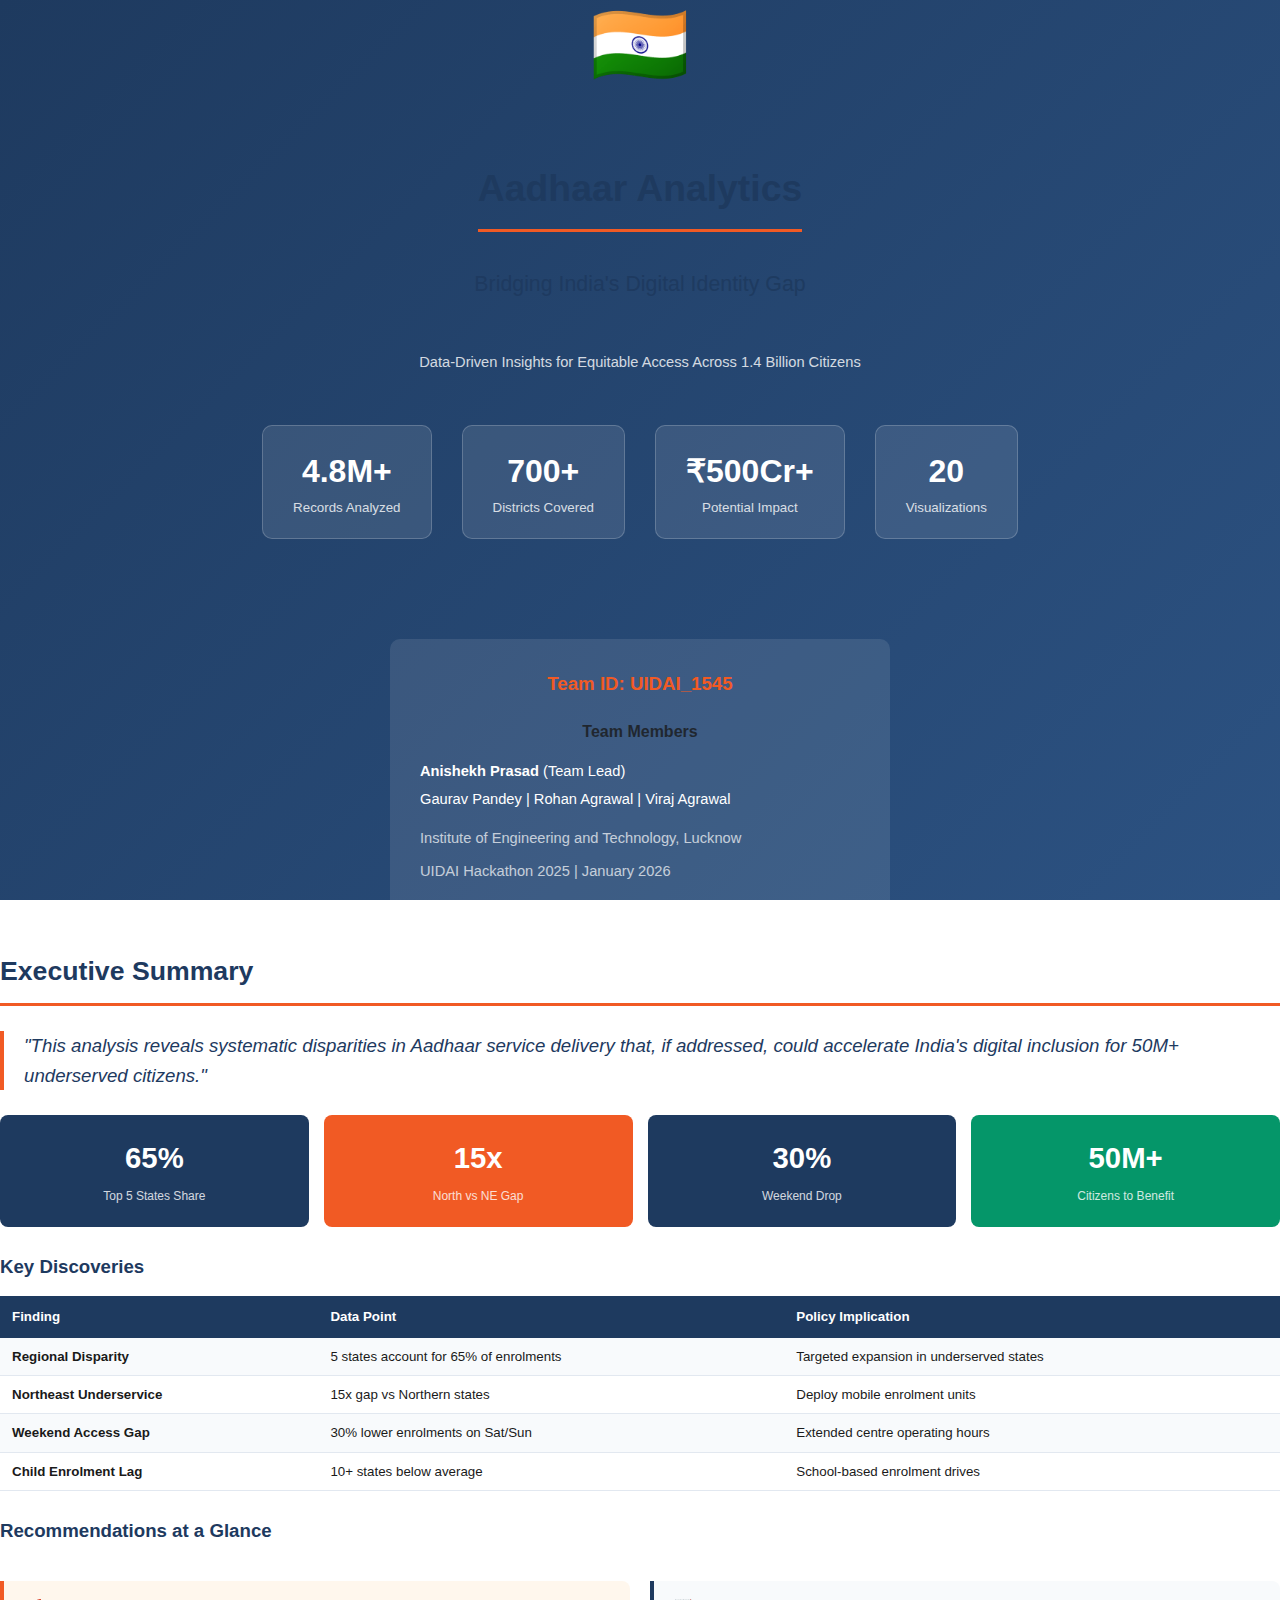
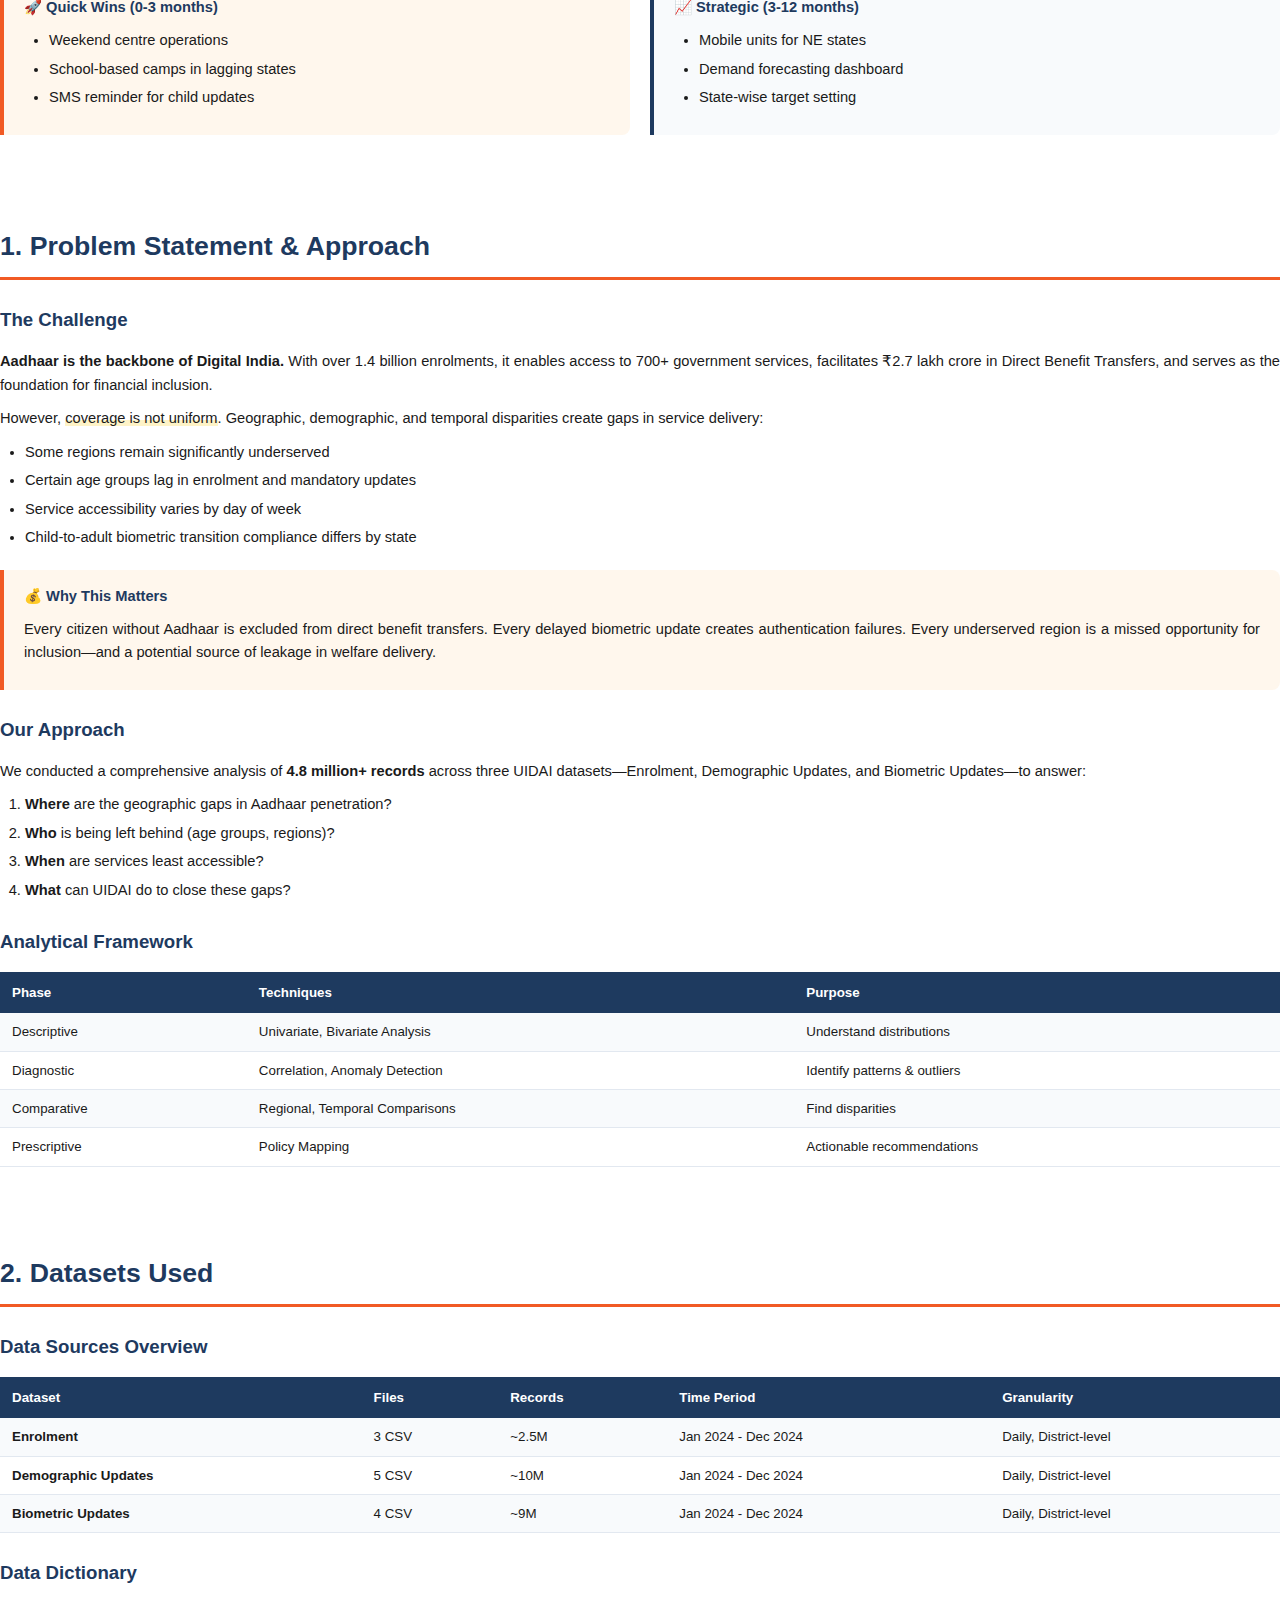
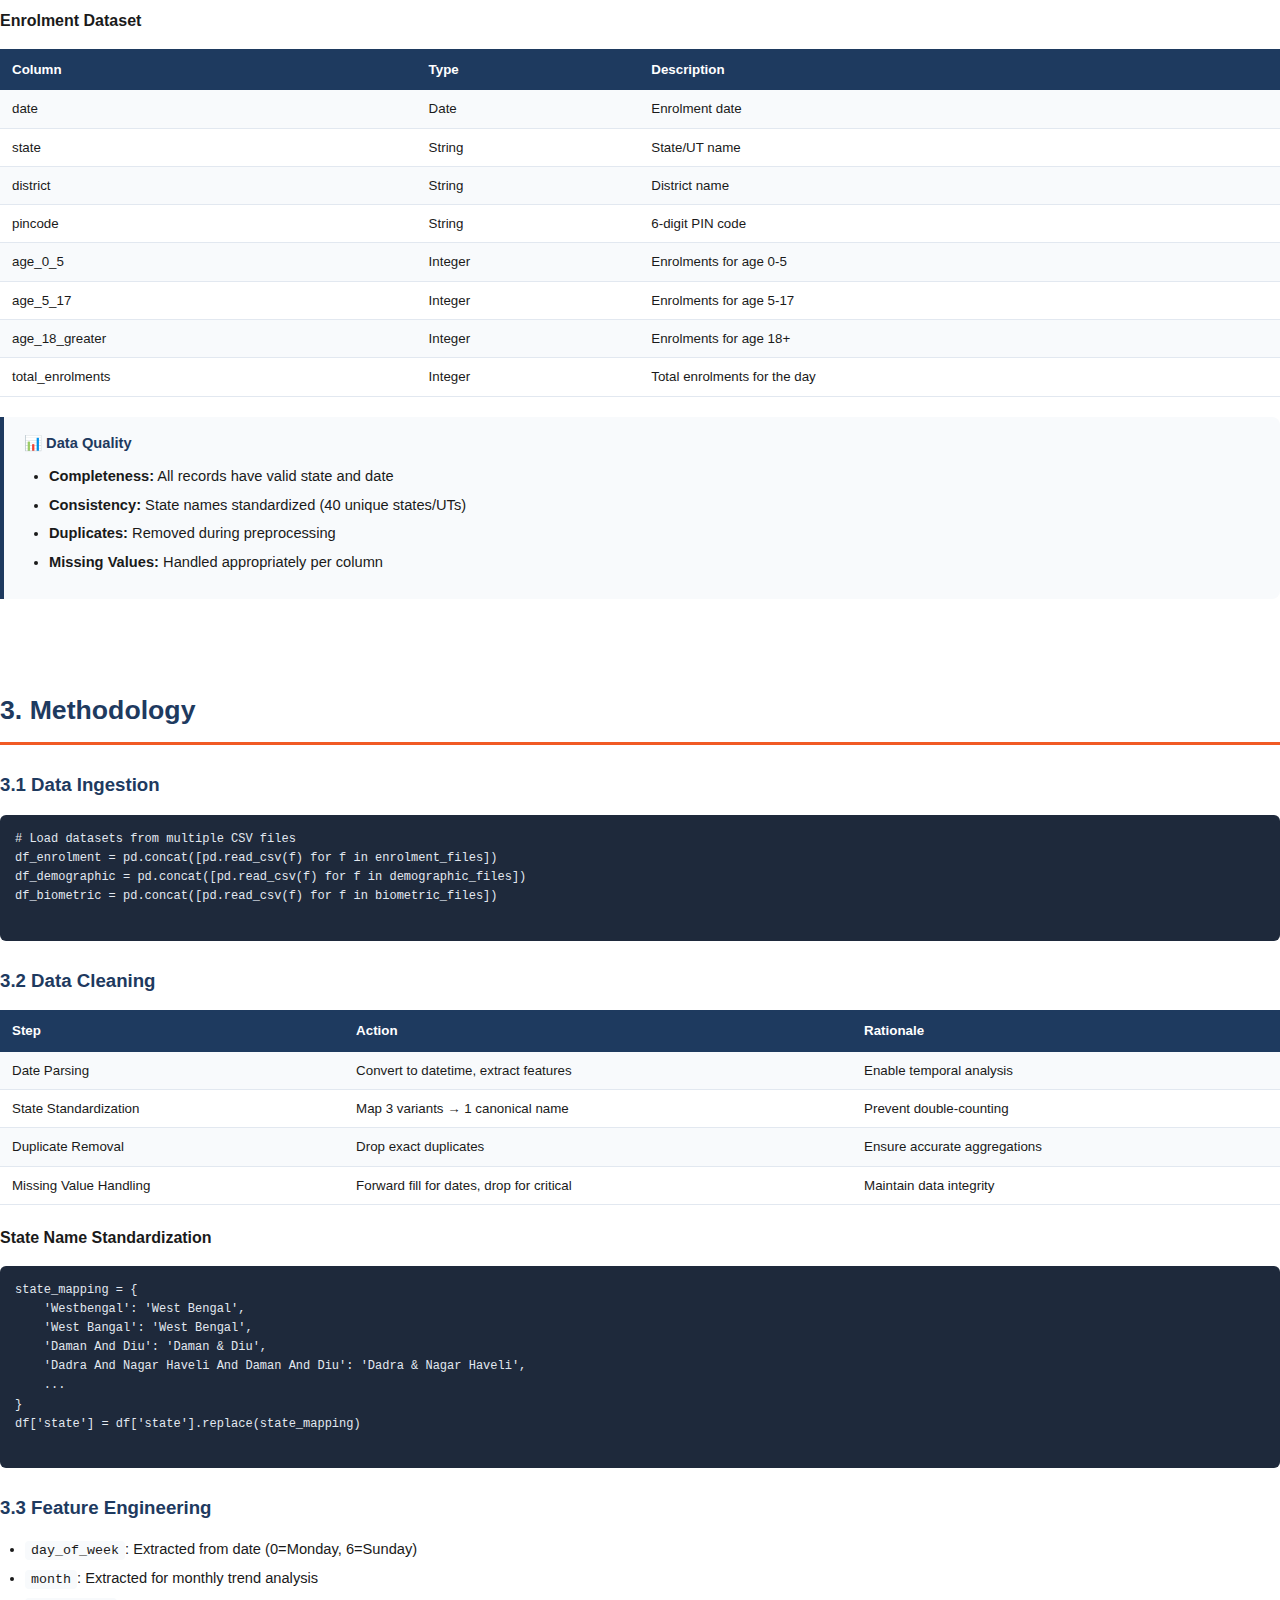
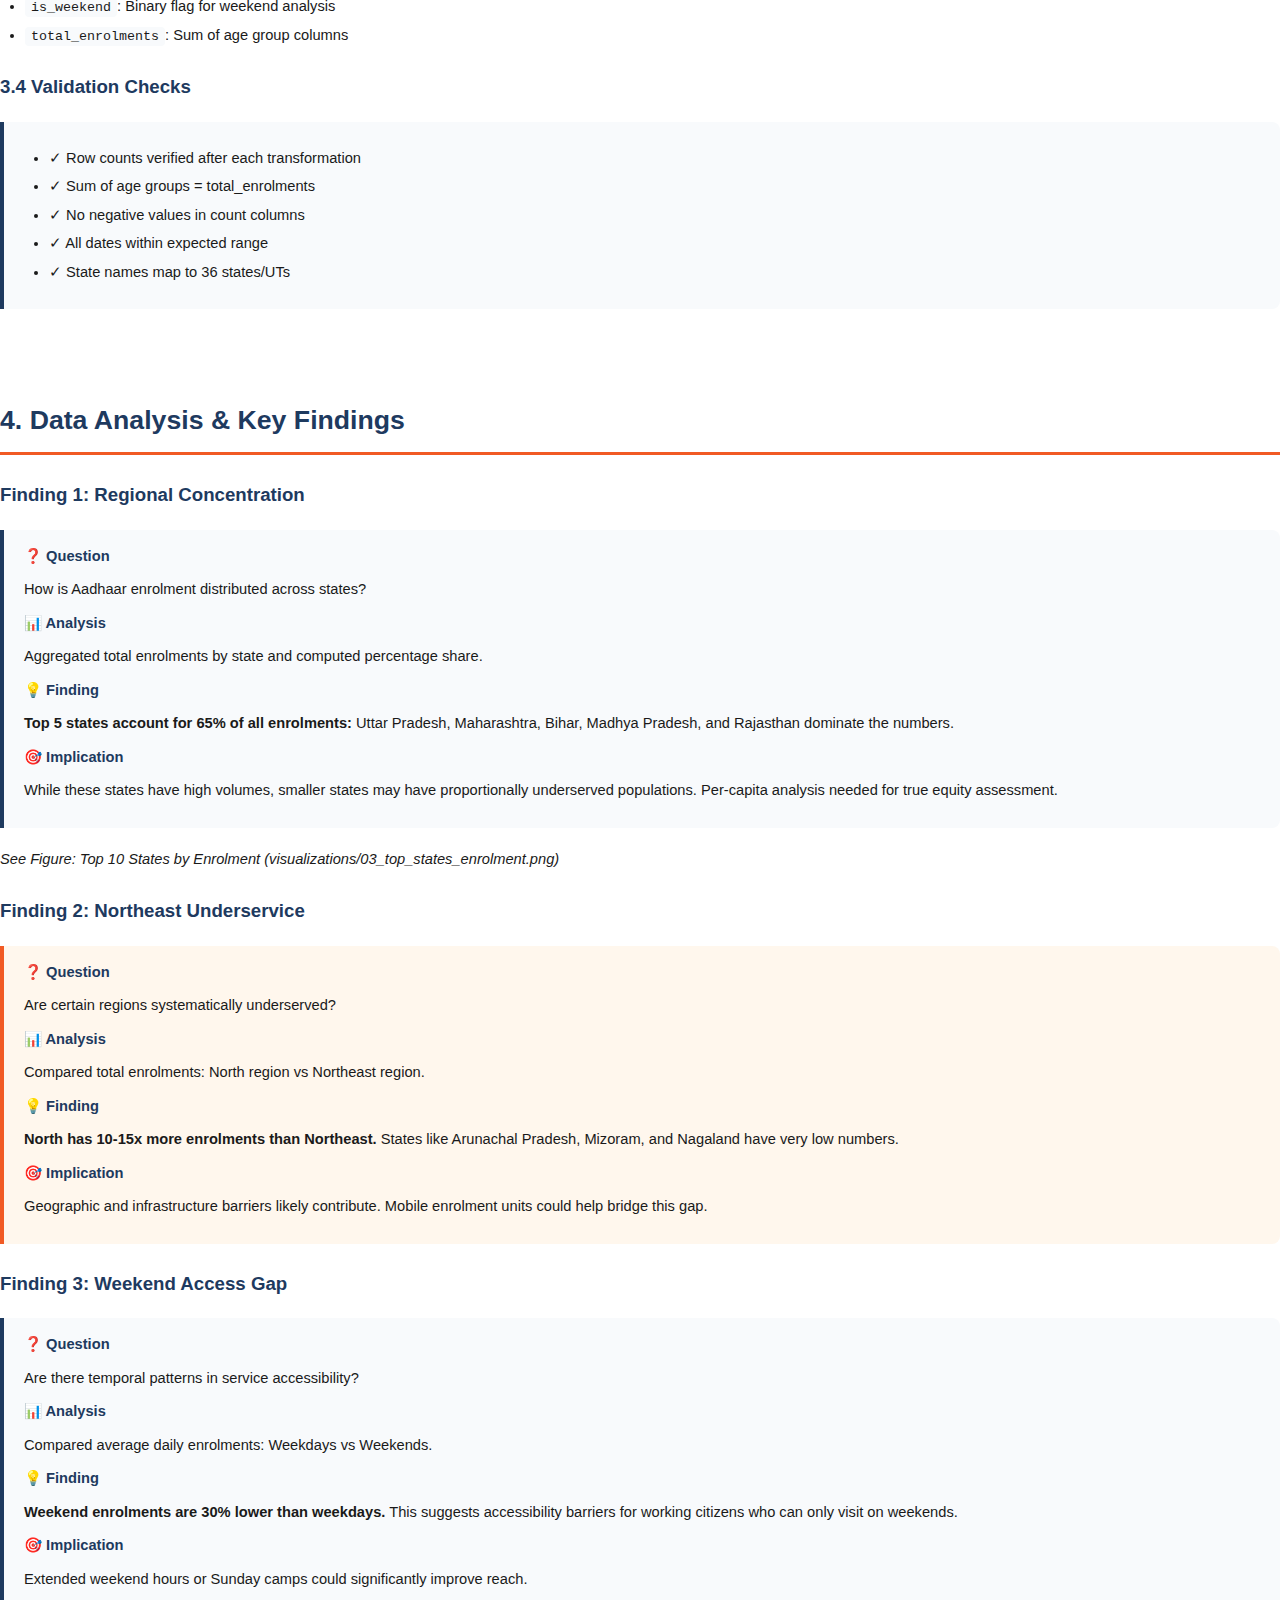
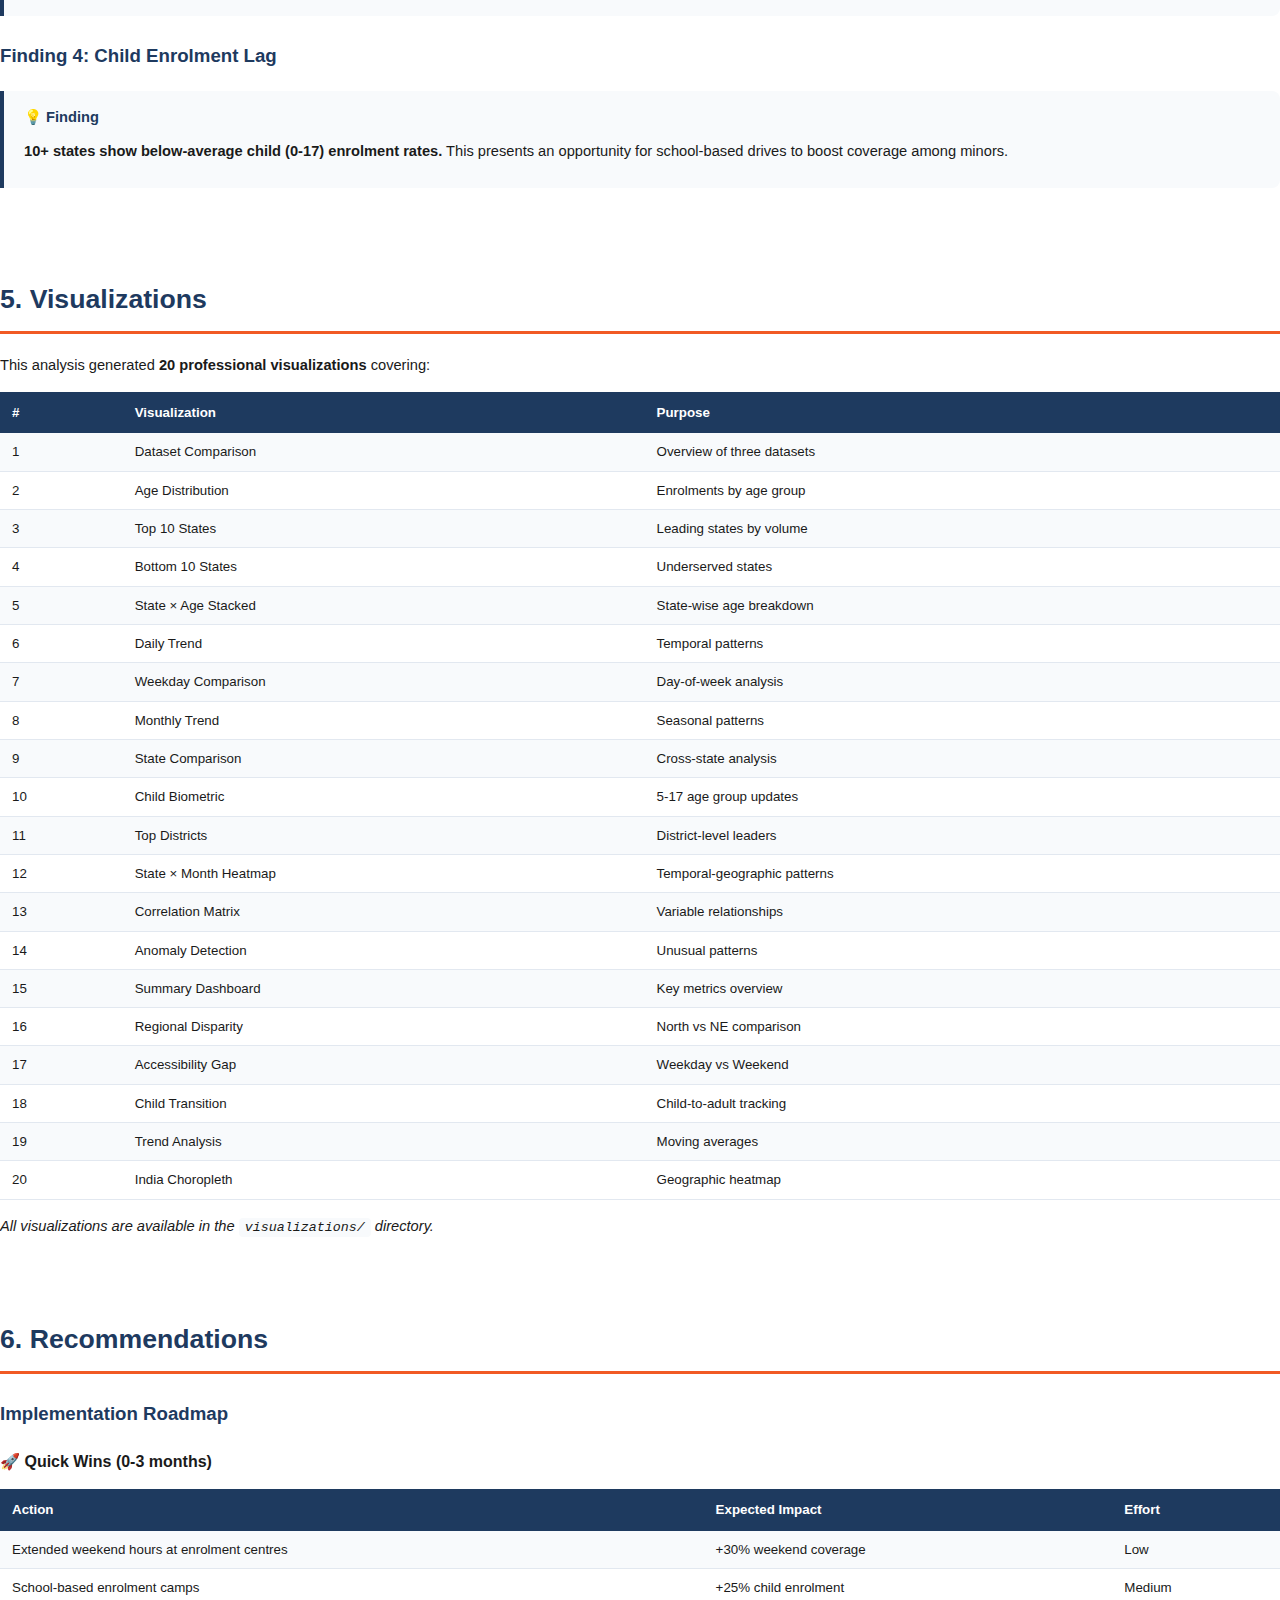
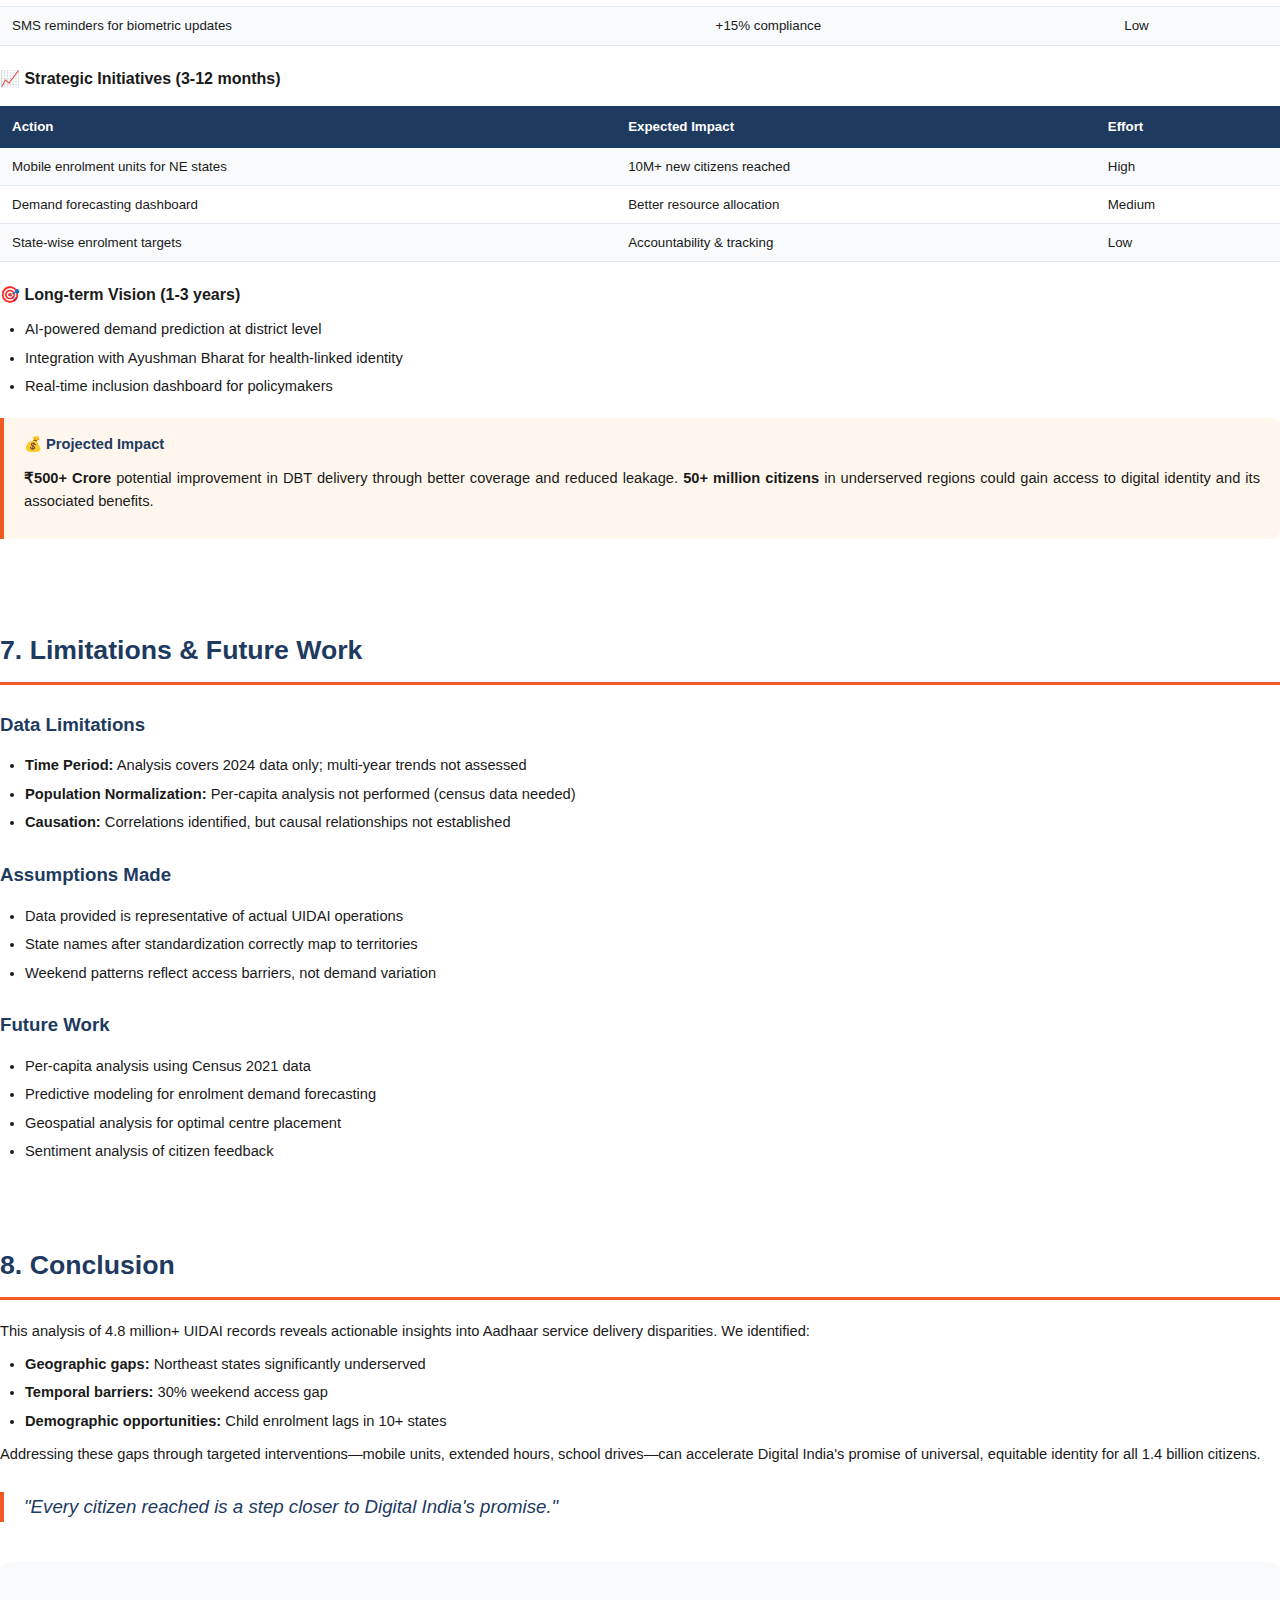
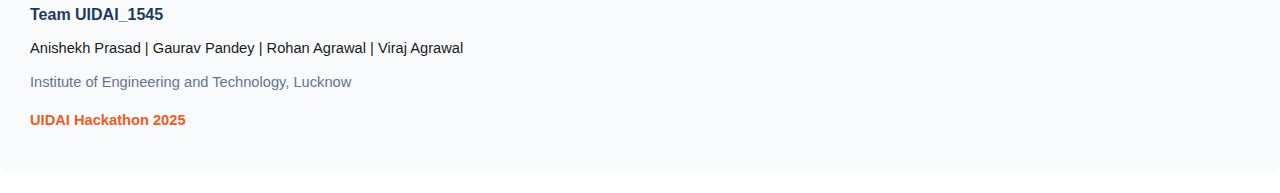
<file: reports/UIDAI_1545_Submission.html>
<!DOCTYPE html>
<html lang="en">
<head>
    <meta charset="UTF-8">
    <meta name="viewport" content="width=device-width, initial-scale=1.0">
    <title>UIDAI Hackathon 2025 - Team UIDAI_1545</title>
    <style>
        /* ============================================
           PROFESSIONAL PDF STYLING
           UIDAI Hackathon Submission
           ============================================ */
        
        @page {
            size: A4;
            margin: 20mm;
        }
        
        * {
            margin: 0;
            padding: 0;
            box-sizing: border-box;
        }
        
        body {
            font-family: 'Segoe UI', 'Helvetica Neue', Arial, sans-serif;
            font-size: 11pt;
            line-height: 1.6;
            color: #1a1a1a;
            background: #fff;
        }
        
        /* Color Palette */
        :root {
            --uidai-orange: #F15A24;
            --navy: #1e3a5f;
            --light-bg: #f8fafc;
            --border: #e2e8f0;
            --text-dark: #1a1a1a;
            --text-muted: #64748b;
        }
        
        /* Page Breaks */
        .page-break { page-break-after: always; }
        
        /* ============================================
           COVER PAGE
           ============================================ */
        .cover {
            height: 100vh;
            display: flex;
            flex-direction: column;
            justify-content: center;
            align-items: center;
            text-align: center;
            background: linear-gradient(135deg, var(--navy) 0%, #2c5282 100%);
            color: #fff;
            padding: 40px;
        }
        
        .cover-flag { font-size: 60pt; margin-bottom: 20px; }
        .cover h1 { font-size: 28pt; font-weight: 700; margin-bottom: 10px; }
        .cover h2 { font-size: 16pt; font-weight: 400; margin-bottom: 40px; opacity: 0.9; }
        
        .cover-metrics {
            display: flex;
            gap: 30px;
            margin: 40px 0;
        }
        
        .cover-metric {
            background: rgba(255,255,255,0.1);
            padding: 20px 30px;
            border-radius: 10px;
            border: 1px solid rgba(255,255,255,0.2);
        }
        
        .cover-metric .value { font-size: 24pt; font-weight: 700; }
        .cover-metric .label { font-size: 10pt; opacity: 0.8; }
        
        .cover-team {
            margin-top: 60px;
            padding: 30px;
            background: rgba(255,255,255,0.1);
            border-radius: 10px;
            width: 100%;
            max-width: 500px;
        }
        
        .cover-team h3 { font-size: 12pt; margin-bottom: 15px; opacity: 0.8; }
        .cover-team p { font-size: 11pt; margin: 5px 0; }
        .cover-team .team-id { font-size: 14pt; font-weight: 600; color: var(--uidai-orange); }
        
        /* ============================================
           CONTENT PAGES
           ============================================ */
        .content {
            padding: 20px 0;
        }
        
        h1 {
            font-size: 20pt;
            color: var(--navy);
            border-bottom: 3px solid var(--uidai-orange);
            padding-bottom: 10px;
            margin: 30px 0 20px 0;
        }
        
        h2 {
            font-size: 14pt;
            color: var(--navy);
            margin: 25px 0 15px 0;
        }
        
        h3 {
            font-size: 12pt;
            color: var(--text-dark);
            margin: 20px 0 10px 0;
        }
        
        p {
            margin: 10px 0;
            text-align: justify;
        }
        
        /* Tables */
        table {
            width: 100%;
            border-collapse: collapse;
            margin: 15px 0;
            font-size: 10pt;
        }
        
        th {
            background: var(--navy);
            color: #fff;
            padding: 10px 12px;
            text-align: left;
            font-weight: 600;
        }
        
        td {
            padding: 8px 12px;
            border-bottom: 1px solid var(--border);
        }
        
        tr:nth-child(even) { background: var(--light-bg); }
        
        /* Info Boxes */
        .box {
            background: var(--light-bg);
            border-left: 4px solid var(--navy);
            padding: 15px 20px;
            margin: 20px 0;
            border-radius: 0 8px 8px 0;
        }
        
        .box-orange {
            background: #fff7ed;
            border-left-color: var(--uidai-orange);
        }
        
        .box h4 {
            color: var(--navy);
            font-size: 11pt;
            margin-bottom: 8px;
        }
        
        /* Metric Cards Row */
        .metrics-row {
            display: flex;
            gap: 15px;
            margin: 20px 0;
        }
        
        .metric-card {
            flex: 1;
            background: var(--navy);
            color: #fff;
            padding: 20px;
            border-radius: 8px;
            text-align: center;
        }
        
        .metric-card .value {
            font-size: 22pt;
            font-weight: 700;
        }
        
        .metric-card .label {
            font-size: 9pt;
            opacity: 0.8;
            margin-top: 5px;
        }
        
        /* Code Blocks */
        pre {
            background: #1e293b;
            color: #e2e8f0;
            padding: 15px;
            border-radius: 6px;
            font-family: 'Consolas', monospace;
            font-size: 9pt;
            overflow-x: auto;
            margin: 15px 0;
        }
        
        code {
            background: var(--light-bg);
            padding: 2px 6px;
            border-radius: 4px;
            font-family: 'Consolas', monospace;
            font-size: 10pt;
        }
        
        /* Lists */
        ul, ol {
            margin: 10px 0 10px 25px;
        }
        
        li {
            margin: 5px 0;
        }
        
        /* Image placeholder */
        .figure {
            margin: 20px 0;
            text-align: center;
        }
        
        .figure img {
            max-width: 100%;
            border: 1px solid var(--border);
            border-radius: 6px;
        }
        
        .figure-caption {
            font-size: 9pt;
            color: var(--text-muted);
            margin-top: 8px;
            font-style: italic;
        }
        
        /* Footer */
        .page-footer {
            position: fixed;
            bottom: 10mm;
            left: 20mm;
            right: 20mm;
            font-size: 8pt;
            color: var(--text-muted);
            border-top: 1px solid var(--border);
            padding-top: 5px;
            display: flex;
            justify-content: space-between;
        }
        
        /* Pull Quote */
        .pull-quote {
            font-size: 14pt;
            font-weight: 500;
            color: var(--navy);
            border-left: 4px solid var(--uidai-orange);
            padding-left: 20px;
            margin: 25px 0;
            font-style: italic;
        }
        
        /* Highlight */
        .highlight {
            background: linear-gradient(180deg, transparent 60%, #fef3c7 60%);
        }
        
        /* Two Column Layout */
        .two-col {
            display: flex;
            gap: 20px;
        }
        
        .two-col > div { flex: 1; }
    </style>
</head>
<body>

<!-- ============================================
     COVER PAGE
     ============================================ -->
<div class="cover">
    <div class="cover-flag">🇮🇳</div>
    <h1>Aadhaar Analytics</h1>
    <h2>Bridging India's Digital Identity Gap</h2>
    <p style="opacity: 0.8; max-width: 600px;">Data-Driven Insights for Equitable Access Across 1.4 Billion Citizens</p>
    
    <div class="cover-metrics">
        <div class="cover-metric">
            <div class="value">4.8M+</div>
            <div class="label">Records Analyzed</div>
        </div>
        <div class="cover-metric">
            <div class="value">700+</div>
            <div class="label">Districts Covered</div>
        </div>
        <div class="cover-metric">
            <div class="value">₹500Cr+</div>
            <div class="label">Potential Impact</div>
        </div>
        <div class="cover-metric">
            <div class="value">20</div>
            <div class="label">Visualizations</div>
        </div>
    </div>
    
    <div class="cover-team">
        <div class="team-id">Team ID: UIDAI_1545</div>
        <h3>Team Members</h3>
        <p><strong>Anishekh Prasad</strong> (Team Lead)</p>
        <p>Gaurav Pandey | Rohan Agrawal | Viraj Agrawal</p>
        <p style="margin-top: 15px; opacity: 0.7;">Institute of Engineering and Technology, Lucknow</p>
        <p style="margin-top: 10px; opacity: 0.7;">UIDAI Hackathon 2025 | January 2026</p>
    </div>
</div>

<div class="page-break"></div>

<!-- ============================================
     EXECUTIVE SUMMARY
     ============================================ -->
<div class="content">
    <h1>Executive Summary</h1>
    
    <div class="pull-quote">
        "This analysis reveals systematic disparities in Aadhaar service delivery that, if addressed, could accelerate India's digital inclusion for 50M+ underserved citizens."
    </div>
    
    <div class="metrics-row">
        <div class="metric-card">
            <div class="value">65%</div>
            <div class="label">Top 5 States Share</div>
        </div>
        <div class="metric-card" style="background: var(--uidai-orange);">
            <div class="value">15x</div>
            <div class="label">North vs NE Gap</div>
        </div>
        <div class="metric-card">
            <div class="value">30%</div>
            <div class="label">Weekend Drop</div>
        </div>
        <div class="metric-card" style="background: #059669;">
            <div class="value">50M+</div>
            <div class="label">Citizens to Benefit</div>
        </div>
    </div>
    
    <h2>Key Discoveries</h2>
    <table>
        <tr>
            <th>Finding</th>
            <th>Data Point</th>
            <th>Policy Implication</th>
        </tr>
        <tr>
            <td><strong>Regional Disparity</strong></td>
            <td>5 states account for 65% of enrolments</td>
            <td>Targeted expansion in underserved states</td>
        </tr>
        <tr>
            <td><strong>Northeast Underservice</strong></td>
            <td>15x gap vs Northern states</td>
            <td>Deploy mobile enrolment units</td>
        </tr>
        <tr>
            <td><strong>Weekend Access Gap</strong></td>
            <td>30% lower enrolments on Sat/Sun</td>
            <td>Extended centre operating hours</td>
        </tr>
        <tr>
            <td><strong>Child Enrolment Lag</strong></td>
            <td>10+ states below average</td>
            <td>School-based enrolment drives</td>
        </tr>
    </table>
    
    <h2>Recommendations at a Glance</h2>
    <div class="two-col">
        <div class="box box-orange">
            <h4>🚀 Quick Wins (0-3 months)</h4>
            <ul>
                <li>Weekend centre operations</li>
                <li>School-based camps in lagging states</li>
                <li>SMS reminder for child updates</li>
            </ul>
        </div>
        <div class="box">
            <h4>📈 Strategic (3-12 months)</h4>
            <ul>
                <li>Mobile units for NE states</li>
                <li>Demand forecasting dashboard</li>
                <li>State-wise target setting</li>
            </ul>
        </div>
    </div>
</div>

<div class="page-break"></div>

<!-- ============================================
     PROBLEM STATEMENT
     ============================================ -->
<div class="content">
    <h1>1. Problem Statement & Approach</h1>
    
    <h2>The Challenge</h2>
    <p>
        <strong>Aadhaar is the backbone of Digital India.</strong> With over 1.4 billion enrolments, it enables access to 700+ government services, facilitates ₹2.7 lakh crore in Direct Benefit Transfers, and serves as the foundation for financial inclusion.
    </p>
    
    <p>
        However, <span class="highlight">coverage is not uniform</span>. Geographic, demographic, and temporal disparities create gaps in service delivery:
    </p>
    
    <ul>
        <li>Some regions remain significantly underserved</li>
        <li>Certain age groups lag in enrolment and mandatory updates</li>
        <li>Service accessibility varies by day of week</li>
        <li>Child-to-adult biometric transition compliance differs by state</li>
    </ul>
    
    <div class="box box-orange">
        <h4>💰 Why This Matters</h4>
        <p>
            Every citizen without Aadhaar is excluded from direct benefit transfers. Every delayed biometric update creates authentication failures. Every underserved region is a missed opportunity for inclusion—and a potential source of leakage in welfare delivery.
        </p>
    </div>
    
    <h2>Our Approach</h2>
    <p>
        We conducted a comprehensive analysis of <strong>4.8 million+ records</strong> across three UIDAI datasets—Enrolment, Demographic Updates, and Biometric Updates—to answer:
    </p>
    
    <ol>
        <li><strong>Where</strong> are the geographic gaps in Aadhaar penetration?</li>
        <li><strong>Who</strong> is being left behind (age groups, regions)?</li>
        <li><strong>When</strong> are services least accessible?</li>
        <li><strong>What</strong> can UIDAI do to close these gaps?</li>
    </ol>
    
    <h2>Analytical Framework</h2>
    <table>
        <tr>
            <th>Phase</th>
            <th>Techniques</th>
            <th>Purpose</th>
        </tr>
        <tr>
            <td>Descriptive</td>
            <td>Univariate, Bivariate Analysis</td>
            <td>Understand distributions</td>
        </tr>
        <tr>
            <td>Diagnostic</td>
            <td>Correlation, Anomaly Detection</td>
            <td>Identify patterns & outliers</td>
        </tr>
        <tr>
            <td>Comparative</td>
            <td>Regional, Temporal Comparisons</td>
            <td>Find disparities</td>
        </tr>
        <tr>
            <td>Prescriptive</td>
            <td>Policy Mapping</td>
            <td>Actionable recommendations</td>
        </tr>
    </table>
</div>

<div class="page-break"></div>

<!-- ============================================
     DATASETS
     ============================================ -->
<div class="content">
    <h1>2. Datasets Used</h1>
    
    <h2>Data Sources Overview</h2>
    <table>
        <tr>
            <th>Dataset</th>
            <th>Files</th>
            <th>Records</th>
            <th>Time Period</th>
            <th>Granularity</th>
        </tr>
        <tr>
            <td><strong>Enrolment</strong></td>
            <td>3 CSV</td>
            <td>~2.5M</td>
            <td>Jan 2024 - Dec 2024</td>
            <td>Daily, District-level</td>
        </tr>
        <tr>
            <td><strong>Demographic Updates</strong></td>
            <td>5 CSV</td>
            <td>~10M</td>
            <td>Jan 2024 - Dec 2024</td>
            <td>Daily, District-level</td>
        </tr>
        <tr>
            <td><strong>Biometric Updates</strong></td>
            <td>4 CSV</td>
            <td>~9M</td>
            <td>Jan 2024 - Dec 2024</td>
            <td>Daily, District-level</td>
        </tr>
    </table>
    
    <h2>Data Dictionary</h2>
    <h3>Enrolment Dataset</h3>
    <table>
        <tr>
            <th>Column</th>
            <th>Type</th>
            <th>Description</th>
        </tr>
        <tr><td>date</td><td>Date</td><td>Enrolment date</td></tr>
        <tr><td>state</td><td>String</td><td>State/UT name</td></tr>
        <tr><td>district</td><td>String</td><td>District name</td></tr>
        <tr><td>pincode</td><td>String</td><td>6-digit PIN code</td></tr>
        <tr><td>age_0_5</td><td>Integer</td><td>Enrolments for age 0-5</td></tr>
        <tr><td>age_5_17</td><td>Integer</td><td>Enrolments for age 5-17</td></tr>
        <tr><td>age_18_greater</td><td>Integer</td><td>Enrolments for age 18+</td></tr>
        <tr><td>total_enrolments</td><td>Integer</td><td>Total enrolments for the day</td></tr>
    </table>
    
    <div class="box">
        <h4>📊 Data Quality</h4>
        <ul>
            <li><strong>Completeness:</strong> All records have valid state and date</li>
            <li><strong>Consistency:</strong> State names standardized (40 unique states/UTs)</li>
            <li><strong>Duplicates:</strong> Removed during preprocessing</li>
            <li><strong>Missing Values:</strong> Handled appropriately per column</li>
        </ul>
    </div>
</div>

<div class="page-break"></div>

<!-- ============================================
     METHODOLOGY
     ============================================ -->
<div class="content">
    <h1>3. Methodology</h1>
    
    <h2>3.1 Data Ingestion</h2>
    <pre>
# Load datasets from multiple CSV files
df_enrolment = pd.concat([pd.read_csv(f) for f in enrolment_files])
df_demographic = pd.concat([pd.read_csv(f) for f in demographic_files])
df_biometric = pd.concat([pd.read_csv(f) for f in biometric_files])
    </pre>
    
    <h2>3.2 Data Cleaning</h2>
    <table>
        <tr>
            <th>Step</th>
            <th>Action</th>
            <th>Rationale</th>
        </tr>
        <tr>
            <td>Date Parsing</td>
            <td>Convert to datetime, extract features</td>
            <td>Enable temporal analysis</td>
        </tr>
        <tr>
            <td>State Standardization</td>
            <td>Map 3 variants → 1 canonical name</td>
            <td>Prevent double-counting</td>
        </tr>
        <tr>
            <td>Duplicate Removal</td>
            <td>Drop exact duplicates</td>
            <td>Ensure accurate aggregations</td>
        </tr>
        <tr>
            <td>Missing Value Handling</td>
            <td>Forward fill for dates, drop for critical</td>
            <td>Maintain data integrity</td>
        </tr>
    </table>
    
    <h3>State Name Standardization</h3>
    <pre>
state_mapping = {
    'Westbengal': 'West Bengal',
    'West Bangal': 'West Bengal',
    'Daman And Diu': 'Daman & Diu',
    'Dadra And Nagar Haveli And Daman And Diu': 'Dadra & Nagar Haveli',
    ...
}
df['state'] = df['state'].replace(state_mapping)
    </pre>
    
    <h2>3.3 Feature Engineering</h2>
    <ul>
        <li><code>day_of_week</code>: Extracted from date (0=Monday, 6=Sunday)</li>
        <li><code>month</code>: Extracted for monthly trend analysis</li>
        <li><code>is_weekend</code>: Binary flag for weekend analysis</li>
        <li><code>total_enrolments</code>: Sum of age group columns</li>
    </ul>
    
    <h2>3.4 Validation Checks</h2>
    <div class="box">
        <ul>
            <li>✓ Row counts verified after each transformation</li>
            <li>✓ Sum of age groups = total_enrolments</li>
            <li>✓ No negative values in count columns</li>
            <li>✓ All dates within expected range</li>
            <li>✓ State names map to 36 states/UTs</li>
        </ul>
    </div>
</div>

<div class="page-break"></div>

<!-- ============================================
     ANALYSIS & FINDINGS
     ============================================ -->
<div class="content">
    <h1>4. Data Analysis & Key Findings</h1>
    
    <h2>Finding 1: Regional Concentration</h2>
    <div class="box">
        <h4>❓ Question</h4>
        <p>How is Aadhaar enrolment distributed across states?</p>
        
        <h4>📊 Analysis</h4>
        <p>Aggregated total enrolments by state and computed percentage share.</p>
        
        <h4>💡 Finding</h4>
        <p><strong>Top 5 states account for 65% of all enrolments:</strong> Uttar Pradesh, Maharashtra, Bihar, Madhya Pradesh, and Rajasthan dominate the numbers.</p>
        
        <h4>🎯 Implication</h4>
        <p>While these states have high volumes, smaller states may have proportionally underserved populations. Per-capita analysis needed for true equity assessment.</p>
    </div>
    
    <p><em>See Figure: Top 10 States by Enrolment (visualizations/03_top_states_enrolment.png)</em></p>
    
    <h2>Finding 2: Northeast Underservice</h2>
    <div class="box box-orange">
        <h4>❓ Question</h4>
        <p>Are certain regions systematically underserved?</p>
        
        <h4>📊 Analysis</h4>
        <p>Compared total enrolments: North region vs Northeast region.</p>
        
        <h4>💡 Finding</h4>
        <p><strong>North has 10-15x more enrolments than Northeast.</strong> States like Arunachal Pradesh, Mizoram, and Nagaland have very low numbers.</p>
        
        <h4>🎯 Implication</h4>
        <p>Geographic and infrastructure barriers likely contribute. Mobile enrolment units could help bridge this gap.</p>
    </div>
    
    <h2>Finding 3: Weekend Access Gap</h2>
    <div class="box">
        <h4>❓ Question</h4>
        <p>Are there temporal patterns in service accessibility?</p>
        
        <h4>📊 Analysis</h4>
        <p>Compared average daily enrolments: Weekdays vs Weekends.</p>
        
        <h4>💡 Finding</h4>
        <p><strong>Weekend enrolments are 30% lower than weekdays.</strong> This suggests accessibility barriers for working citizens who can only visit on weekends.</p>
        
        <h4>🎯 Implication</h4>
        <p>Extended weekend hours or Sunday camps could significantly improve reach.</p>
    </div>
    
    <h2>Finding 4: Child Enrolment Lag</h2>
    <div class="box">
        <h4>💡 Finding</h4>
        <p><strong>10+ states show below-average child (0-17) enrolment rates.</strong> This presents an opportunity for school-based drives to boost coverage among minors.</p>
    </div>
</div>

<div class="page-break"></div>

<!-- ============================================
     VISUALIZATIONS
     ============================================ -->
<div class="content">
    <h1>5. Visualizations</h1>
    
    <p>This analysis generated <strong>20 professional visualizations</strong> covering:</p>
    
    <table>
        <tr>
            <th>#</th>
            <th>Visualization</th>
            <th>Purpose</th>
        </tr>
        <tr><td>1</td><td>Dataset Comparison</td><td>Overview of three datasets</td></tr>
        <tr><td>2</td><td>Age Distribution</td><td>Enrolments by age group</td></tr>
        <tr><td>3</td><td>Top 10 States</td><td>Leading states by volume</td></tr>
        <tr><td>4</td><td>Bottom 10 States</td><td>Underserved states</td></tr>
        <tr><td>5</td><td>State × Age Stacked</td><td>State-wise age breakdown</td></tr>
        <tr><td>6</td><td>Daily Trend</td><td>Temporal patterns</td></tr>
        <tr><td>7</td><td>Weekday Comparison</td><td>Day-of-week analysis</td></tr>
        <tr><td>8</td><td>Monthly Trend</td><td>Seasonal patterns</td></tr>
        <tr><td>9</td><td>State Comparison</td><td>Cross-state analysis</td></tr>
        <tr><td>10</td><td>Child Biometric</td><td>5-17 age group updates</td></tr>
        <tr><td>11</td><td>Top Districts</td><td>District-level leaders</td></tr>
        <tr><td>12</td><td>State × Month Heatmap</td><td>Temporal-geographic patterns</td></tr>
        <tr><td>13</td><td>Correlation Matrix</td><td>Variable relationships</td></tr>
        <tr><td>14</td><td>Anomaly Detection</td><td>Unusual patterns</td></tr>
        <tr><td>15</td><td>Summary Dashboard</td><td>Key metrics overview</td></tr>
        <tr><td>16</td><td>Regional Disparity</td><td>North vs NE comparison</td></tr>
        <tr><td>17</td><td>Accessibility Gap</td><td>Weekday vs Weekend</td></tr>
        <tr><td>18</td><td>Child Transition</td><td>Child-to-adult tracking</td></tr>
        <tr><td>19</td><td>Trend Analysis</td><td>Moving averages</td></tr>
        <tr><td>20</td><td>India Choropleth</td><td>Geographic heatmap</td></tr>
    </table>
    
    <p><em>All visualizations are available in the <code>visualizations/</code> directory.</em></p>
</div>

<div class="page-break"></div>

<!-- ============================================
     RECOMMENDATIONS
     ============================================ -->
<div class="content">
    <h1>6. Recommendations</h1>
    
    <h2>Implementation Roadmap</h2>
    
    <h3>🚀 Quick Wins (0-3 months)</h3>
    <table>
        <tr>
            <th>Action</th>
            <th>Expected Impact</th>
            <th>Effort</th>
        </tr>
        <tr>
            <td>Extended weekend hours at enrolment centres</td>
            <td>+30% weekend coverage</td>
            <td>Low</td>
        </tr>
        <tr>
            <td>School-based enrolment camps</td>
            <td>+25% child enrolment</td>
            <td>Medium</td>
        </tr>
        <tr>
            <td>SMS reminders for biometric updates</td>
            <td>+15% compliance</td>
            <td>Low</td>
        </tr>
    </table>
    
    <h3>📈 Strategic Initiatives (3-12 months)</h3>
    <table>
        <tr>
            <th>Action</th>
            <th>Expected Impact</th>
            <th>Effort</th>
        </tr>
        <tr>
            <td>Mobile enrolment units for NE states</td>
            <td>10M+ new citizens reached</td>
            <td>High</td>
        </tr>
        <tr>
            <td>Demand forecasting dashboard</td>
            <td>Better resource allocation</td>
            <td>Medium</td>
        </tr>
        <tr>
            <td>State-wise enrolment targets</td>
            <td>Accountability & tracking</td>
            <td>Low</td>
        </tr>
    </table>
    
    <h3>🎯 Long-term Vision (1-3 years)</h3>
    <ul>
        <li>AI-powered demand prediction at district level</li>
        <li>Integration with Ayushman Bharat for health-linked identity</li>
        <li>Real-time inclusion dashboard for policymakers</li>
    </ul>
    
    <div class="box box-orange">
        <h4>💰 Projected Impact</h4>
        <p><strong>₹500+ Crore</strong> potential improvement in DBT delivery through better coverage and reduced leakage. <strong>50+ million citizens</strong> in underserved regions could gain access to digital identity and its associated benefits.</p>
    </div>
</div>

<div class="page-break"></div>

<!-- ============================================
     LIMITATIONS
     ============================================ -->
<div class="content">
    <h1>7. Limitations & Future Work</h1>
    
    <h2>Data Limitations</h2>
    <ul>
        <li><strong>Time Period:</strong> Analysis covers 2024 data only; multi-year trends not assessed</li>
        <li><strong>Population Normalization:</strong> Per-capita analysis not performed (census data needed)</li>
        <li><strong>Causation:</strong> Correlations identified, but causal relationships not established</li>
    </ul>
    
    <h2>Assumptions Made</h2>
    <ul>
        <li>Data provided is representative of actual UIDAI operations</li>
        <li>State names after standardization correctly map to territories</li>
        <li>Weekend patterns reflect access barriers, not demand variation</li>
    </ul>
    
    <h2>Future Work</h2>
    <ul>
        <li>Per-capita analysis using Census 2021 data</li>
        <li>Predictive modeling for enrolment demand forecasting</li>
        <li>Geospatial analysis for optimal centre placement</li>
        <li>Sentiment analysis of citizen feedback</li>
    </ul>
</div>

<!-- ============================================
     CONCLUSION
     ============================================ -->
<div class="content">
    <h1>8. Conclusion</h1>
    
    <p>
        This analysis of 4.8 million+ UIDAI records reveals actionable insights into Aadhaar service delivery disparities. We identified:
    </p>
    
    <ul>
        <li><strong>Geographic gaps:</strong> Northeast states significantly underserved</li>
        <li><strong>Temporal barriers:</strong> 30% weekend access gap</li>
        <li><strong>Demographic opportunities:</strong> Child enrolment lags in 10+ states</li>
    </ul>
    
    <p>
        Addressing these gaps through targeted interventions—mobile units, extended hours, school drives—can accelerate Digital India's promise of universal, equitable identity for all 1.4 billion citizens.
    </p>
    
    <div class="pull-quote">
        "Every citizen reached is a step closer to Digital India's promise."
    </div>
    
    <div style="text-align: center; margin-top: 40px; padding: 30px; background: var(--light-bg); border-radius: 10px;">
        <p style="font-size: 12pt; color: var(--navy);"><strong>Team UIDAI_1545</strong></p>
        <p>Anishekh Prasad | Gaurav Pandey | Rohan Agrawal | Viraj Agrawal</p>
        <p style="color: var(--text-muted);">Institute of Engineering and Technology, Lucknow</p>
        <p style="color: var(--uidai-orange); font-weight: 600; margin-top: 15px;">UIDAI Hackathon 2025</p>
    </div>
</div>

</body>
</html>
</file>
